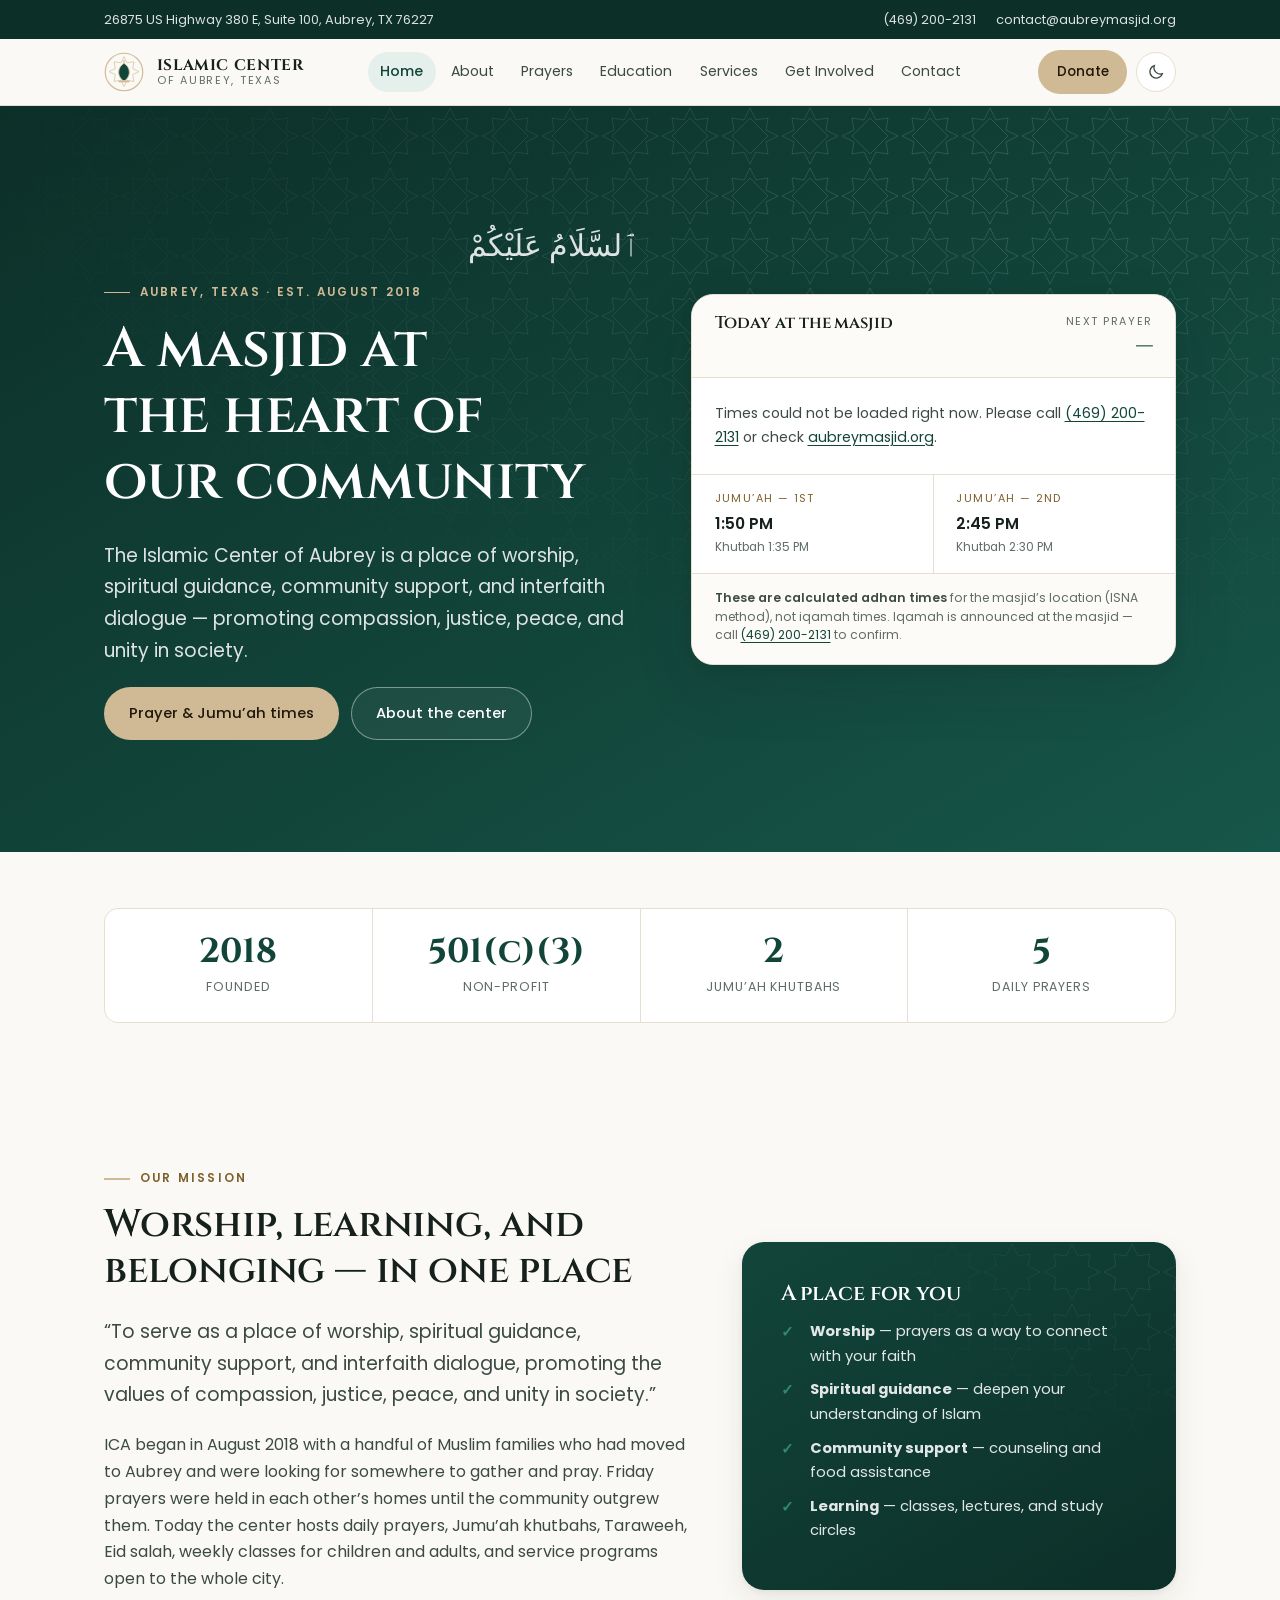
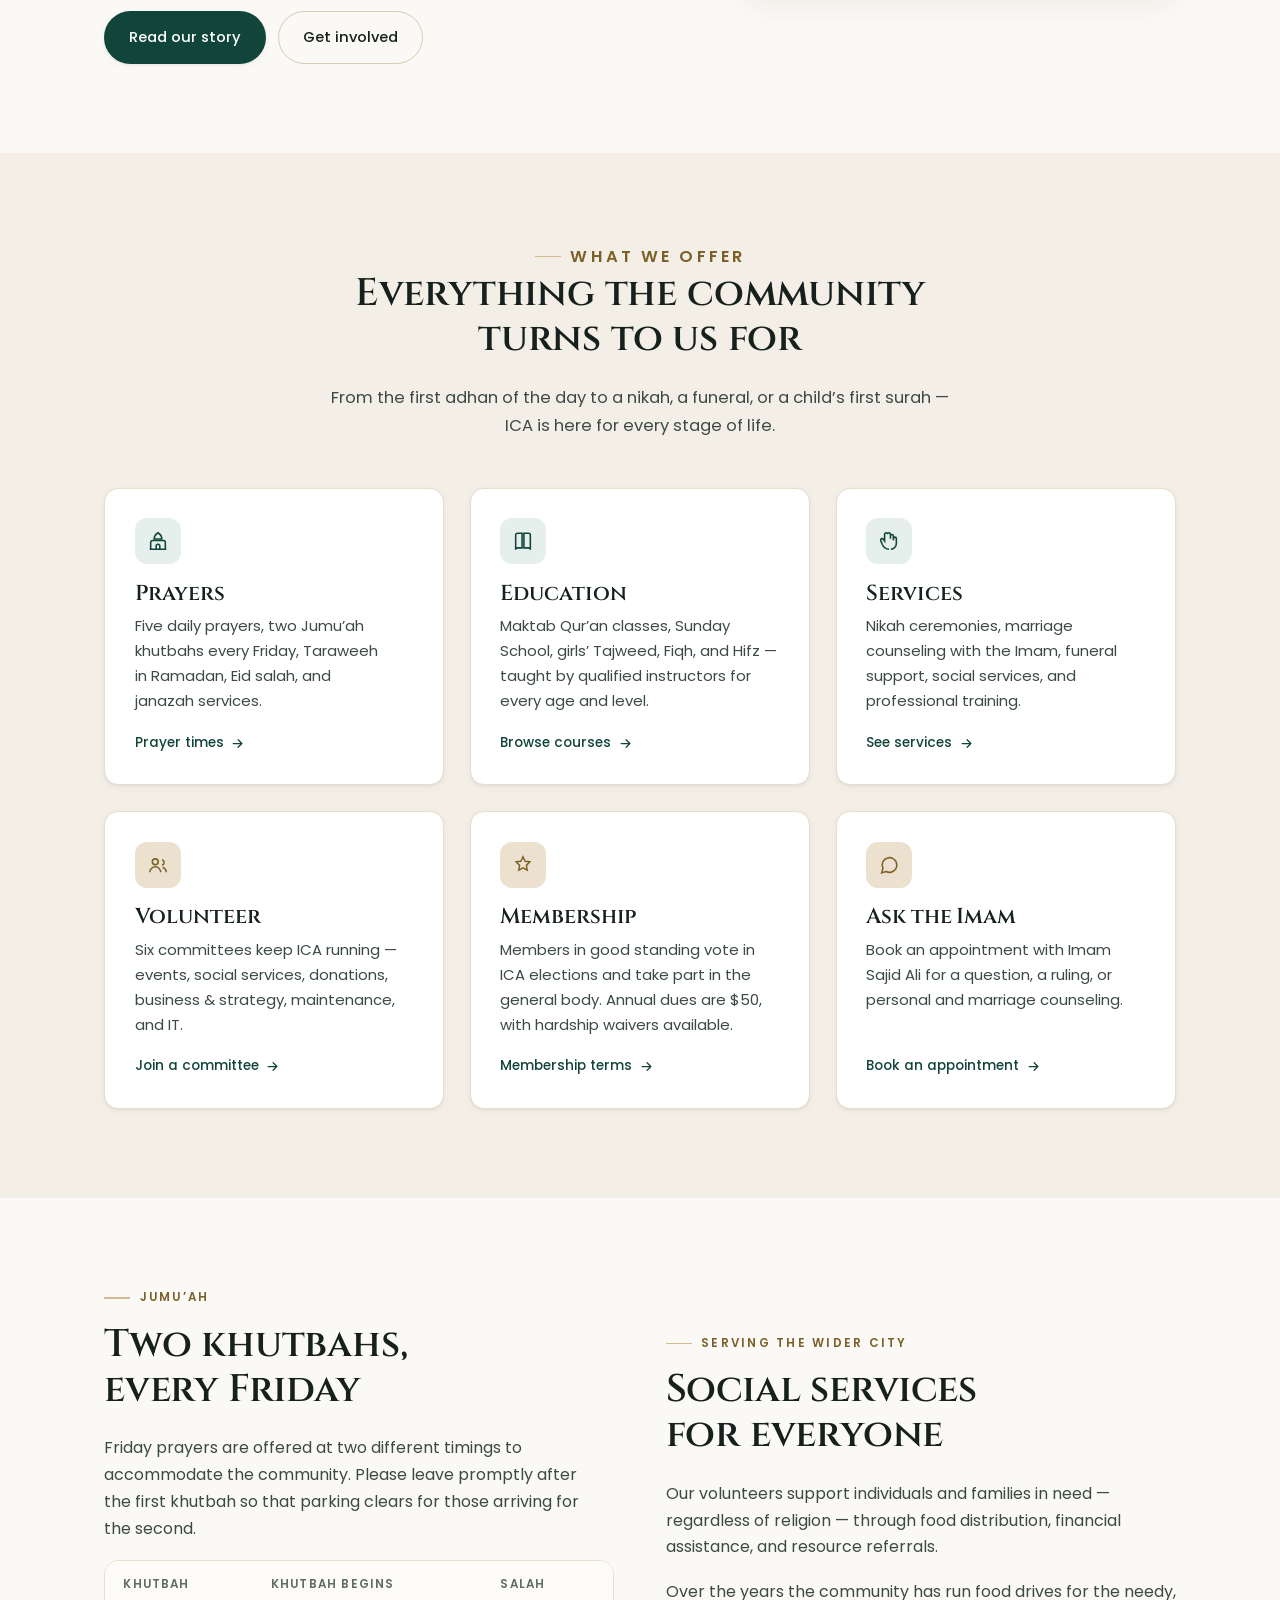
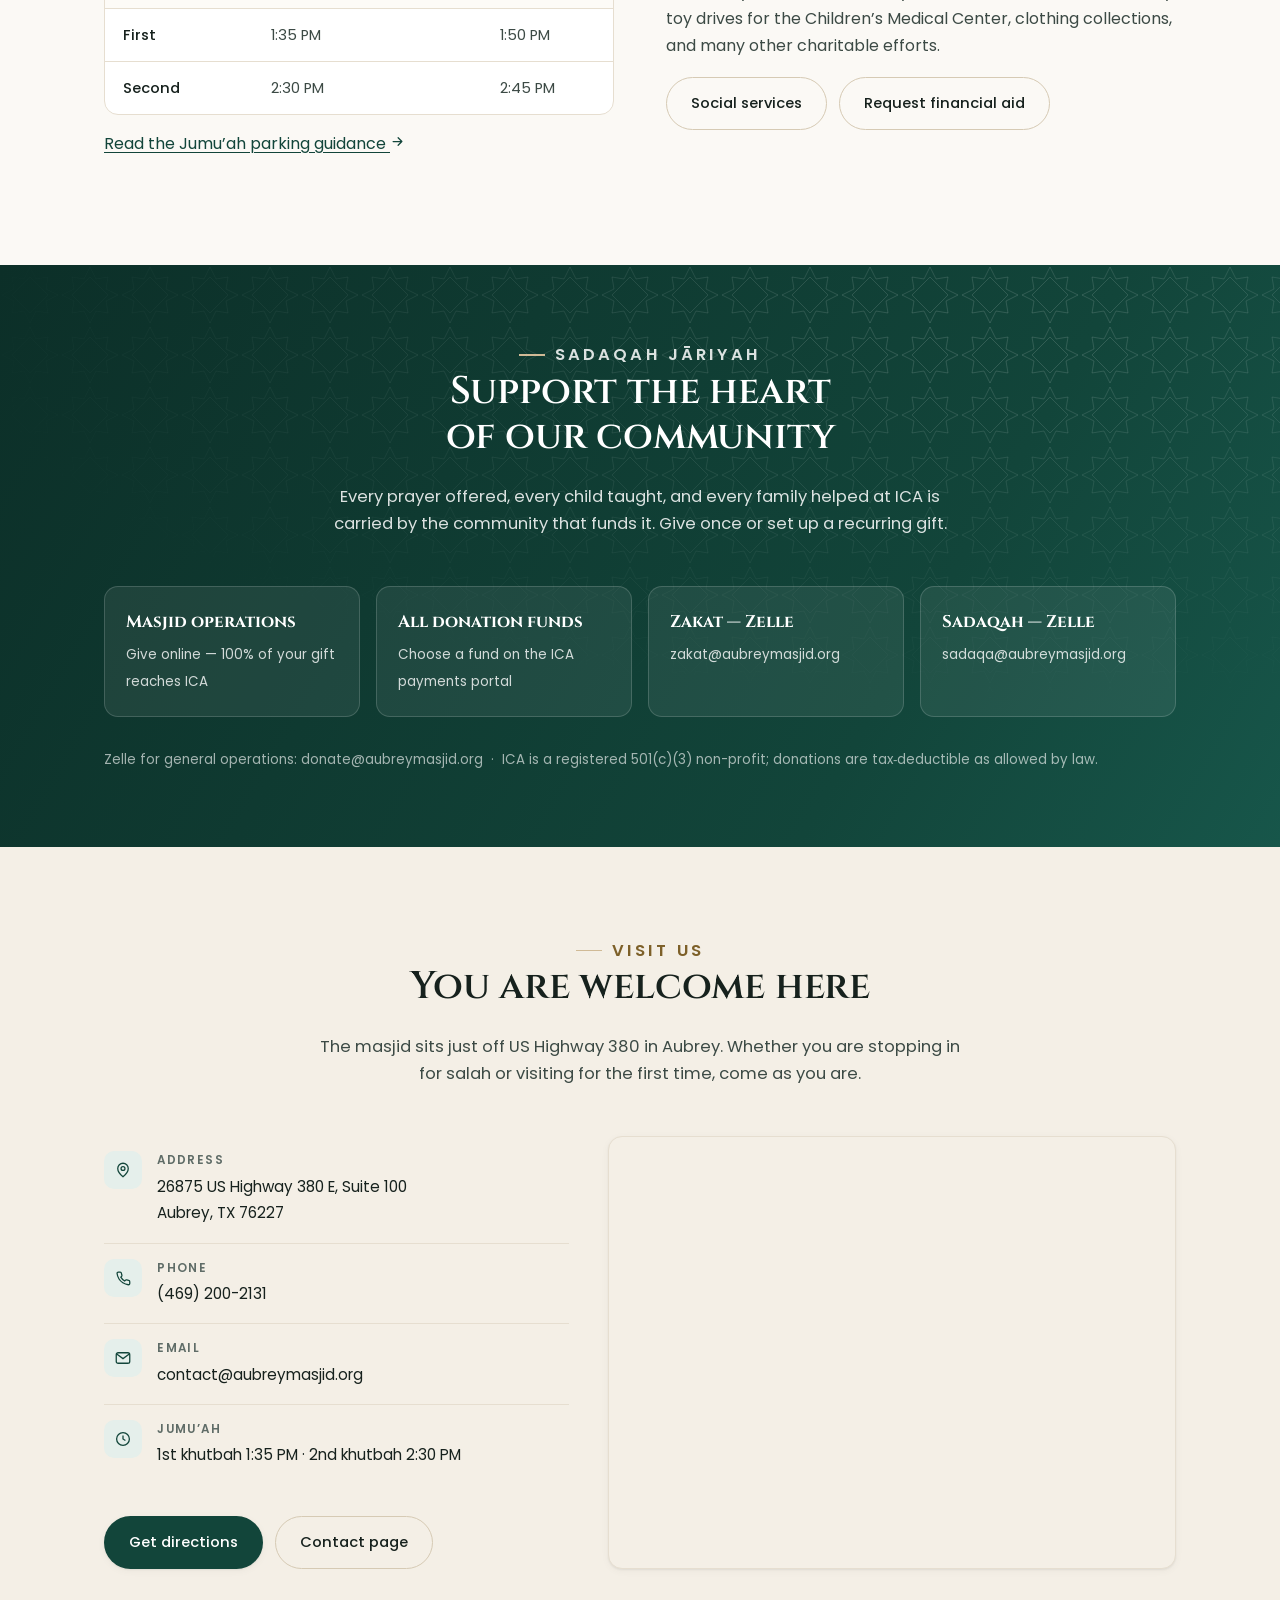
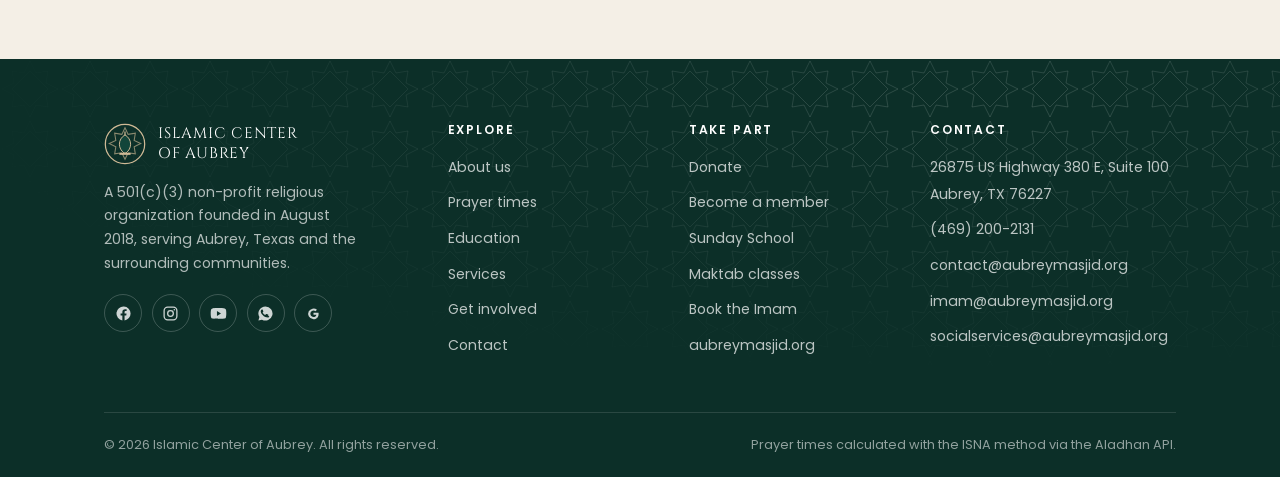
<file: index.html>
<!doctype html>
<html lang="en">
<head>
<meta charset="utf-8">
<meta name="viewport" content="width=device-width, initial-scale=1">
<title>Islamic Center of Aubrey — Masjid in Aubrey, Texas</title>
<meta name="description" content="The Islamic Center of Aubrey (ICA) is a 501(c)(3) masjid in Aubrey, Texas offering daily prayers, two Jumu'ah khutbahs, Qur'an and Sunday School classes, nikah services, counseling, and community support.">
<link rel="canonical" href="https://akaban01.github.io/Islamic-center-of-Aubrey/">
<meta property="og:type" content="website">
<meta property="og:site_name" content="Islamic Center of Aubrey">
<meta property="og:title" content="Islamic Center of Aubrey — Masjid in Aubrey, Texas">
<meta property="og:description" content="The Islamic Center of Aubrey (ICA) is a 501(c)(3) masjid in Aubrey, Texas offering daily prayers, two Jumu'ah khutbahs, Qur'an and Sunday School classes, nikah services, counseling, and community support.">
<meta property="og:url" content="https://akaban01.github.io/Islamic-center-of-Aubrey/">
<meta name="twitter:card" content="summary">
<meta name="theme-color" content="#12453a">
<link rel="icon" href="assets/img/favicon.svg" type="image/svg+xml">
<link rel="apple-touch-icon" href="assets/img/favicon.svg">
<link rel="preconnect" href="https://fonts.googleapis.com">
<link rel="preconnect" href="https://fonts.gstatic.com" crossorigin>
<link rel="preconnect" href="https://api.aladhan.com">
<link href="https://fonts.googleapis.com/css2?family=Cinzel:wght@500;600;700&family=Poppins:wght@300;400;500;600&display=swap" rel="stylesheet">
<link rel="stylesheet" href="assets/css/site.css">
<script>(function(){try{var t=localStorage.getItem("ica-theme");if(t==="dark"||t==="light")document.documentElement.setAttribute("data-theme",t);}catch(e){}})();</script>
<script type="application/ld+json">
{
  "@context": "https://schema.org",
  "@type": "Mosque",
  "name": "Islamic Center of Aubrey",
  "alternateName": "ICA",
  "url": "https://akaban01.github.io/Islamic-center-of-Aubrey/",
  "sameAs": ["https://www.aubreymasjid.org/", "https://www.facebook.com/islamiccenterofaubrey/", "https://www.instagram.com/islamiccenterofaubrey/", "https://www.youtube.com/channel/UCGAPGRySCEb891dttJAEskg"],
  "telephone": "(469) 200-2131",
  "email": "contact@aubreymasjid.org",
  "foundingDate": "2018-08",
  "address": {
    "@type": "PostalAddress",
    "streetAddress": "26875 US Highway 380 E, Suite 100",
    "addressLocality": "Aubrey",
    "addressRegion": "TX",
    "postalCode": "76227",
    "addressCountry": "US"
  },
  "geo": { "@type": "GeoCoordinates", "latitude": 33.2204958, "longitude": -96.9078617 }
}
</script>
</head>
<body>
<a class="skip-link" href="#main">Skip to content</a>
<div class="topbar">
  <div class="wrap">
    <div class="topbar-links">
      <a href="https://www.google.com/maps/search/?api=1&query=26875+US+Highway+380+E+Suite+100+Aubrey+TX+76227" target="_blank" rel="noopener">26875 US Highway 380 E, Suite 100, Aubrey, TX 76227</a>
    </div>
    <div class="topbar-meta">
      <a href="tel:+14692002131">(469) 200-2131</a>
      <a href="mailto:contact@aubreymasjid.org">contact@aubreymasjid.org</a>
    </div>
  </div>
</div>

<header class="site-header">
  <div class="wrap">
    <a class="brand" href="index.html">
      <svg viewBox="0 0 48 48" aria-hidden="true" focusable="false">
  <circle cx="24" cy="24" r="22.5" fill="none" stroke="#d0ba96" stroke-width="1.4"/>
  <path d="M24 5.5 27.6 13l8.2-1.3-1.3 8.2 7.5 3.6-7.5 3.6 1.3 8.2-8.2-1.3L24 41.5 20.4 34l-8.2 1.3 1.3-8.2L6 23.5l7.5-3.6-1.3-8.2 8.2 1.3z"
        fill="none" stroke="#d0ba96" stroke-width="1.2" opacity=".65"/>
  <path d="M24 13.5c3.9 2.4 6.4 6.3 6.4 10.7 0 4-2 7.6-5.2 10h-2.4c-3.2-2.4-5.2-6-5.2-10 0-4.4 2.5-8.3 6.4-10.7z"
        fill="#12453a"/>
  <path d="M24 13.5c3.9 2.4 6.4 6.3 6.4 10.7 0 4-2 7.6-5.2 10h-2.4c-3.2-2.4-5.2-6-5.2-10 0-4.4 2.5-8.3 6.4-10.7z"
        fill="none" stroke="#d0ba96" stroke-width="1.1"/>
  <path d="M24 10.2v3.6" stroke="#d0ba96" stroke-width="1.4" stroke-linecap="round"/>
  <path d="M17.6 34.2h12.8v2.2H17.6z" fill="#d0ba96"/>
</svg>
      <span class="brand-text">
        <span class="brand-name">Islamic Center</span>
        <span class="brand-sub">of Aubrey, Texas</span>
      </span>
    </a>

    <nav class="nav" id="primary-nav" aria-label="Primary">
      <a href="index.html" aria-current="page">Home</a><a href="about.html">About</a><a href="prayers.html">Prayers</a><a href="education.html">Education</a><a href="services.html">Services</a><a href="get-involved.html">Get Involved</a><a href="contact.html">Contact</a>
    </nav>

    <div class="header-actions">
      <a class="btn btn-sand btn-sm hide-donate" href="https://www.zeffy.com/en-US/donation-form/support-the-heart-of-our-community-masjid-operations" target="_blank" rel="noopener">Donate</a>
      <button class="icon-btn" type="button" data-theme-toggle aria-label="Switch colour theme">
        <svg viewBox="0 0 24 24" fill="none" stroke="currentColor" stroke-width="1.7" aria-hidden="true"><path d="M20.5 14.2A8.4 8.4 0 0 1 9.8 3.5a8.5 8.5 0 1 0 10.7 10.7z"/></svg>
      </button>
      <button class="icon-btn nav-toggle" type="button" data-nav-toggle aria-expanded="false" aria-controls="primary-nav" aria-label="Open menu">
        <svg viewBox="0 0 24 24" fill="none" stroke="currentColor" stroke-width="1.8" stroke-linecap="round" aria-hidden="true"><path d="M4 7h16M4 12h16M4 17h16"/></svg>
      </button>
    </div>
  </div>
</header>
<div class="nav-backdrop" aria-hidden="true"></div>

<main id="main">
<section class="hero">
  <div class="hero-pattern" aria-hidden="true"></div>
  <div class="wrap">
    <div class="hero-layout">
      <div>
        <p class="hero-arabic" dir="rtl" lang="ar">ٱلسَّلَامُ عَلَيْكُمْ</p>
        <p class="eyebrow">Aubrey, Texas &middot; Est. August 2018</p>
        <h1>A masjid at the heart of our community</h1>
        <p class="lead">The Islamic Center of Aubrey is a place of worship, spiritual guidance, community support, and interfaith dialogue &mdash; promoting compassion, justice, peace, and unity in society.</p>
        <div class="btn-row mt-1">
          <a class="btn btn-sand" href="prayers.html">Prayer &amp; Jumu&rsquo;ah times</a>
          <a class="btn btn-onDark" href="about.html">About the center</a>
        </div>
      </div>
      <div>
        <div class="prayer-card" data-prayer-widget>
  <div class="prayer-card__head">
    <div>
      <h3>Today at the masjid</h3>
      <p class="prayer-card__date"><span data-prayer-date>&nbsp;</span><br><span class="prayer-card__hijri" data-prayer-hijri></span></p>
    </div>
    <div class="countdown">
      <span class="countdown-label">Next prayer</span>
      <span class="countdown-value" data-countdown-value>—</span>
      <span class="countdown-name" data-countdown-name></span>
    </div>
  </div>

  <p data-prayer-loading style="padding:1.5rem 1.4rem;margin:0;font-size:.9rem;">Loading today&rsquo;s times&hellip;</p>

  <p data-prayer-error hidden style="padding:1.5rem 1.4rem;margin:0;font-size:.88rem;">
    Times could not be loaded right now. Please call
    <a href="tel:+14692002131">(469) 200-2131</a> or check
    <a href="https://www.aubreymasjid.org/" target="_blank" rel="noopener">aubreymasjid.org</a>.
  </p>

  <ul class="prayer-rows" data-prayer-rows hidden></ul>

  <div class="jumuah-strip">
    <div>
      <span>Jumu&rsquo;ah &mdash; 1st</span>
      <b>1:50 PM</b>
      <small>Khutbah 1:35 PM</small>
    </div>
    <div>
      <span>Jumu&rsquo;ah &mdash; 2nd</span>
      <b>2:45 PM</b>
      <small>Khutbah 2:30 PM</small>
    </div>
  </div>

  <div class="prayer-card__foot">
    <strong>These are calculated adhan times</strong> for the masjid&rsquo;s location (ISNA method), not iqamah times.
    Iqamah is announced at the masjid &mdash; call <a href="tel:+14692002131">(469) 200-2131</a> to confirm.
  </div>
</div>
      </div>
    </div>
  </div>
</section>

<section class="tight">
  <div class="wrap">
    <div class="stats">
      <div><b>2018</b><span>Founded</span></div>
      <div><b>501(c)(3)</b><span>Non-profit</span></div>
      <div><b>2</b><span>Jumu&rsquo;ah khutbahs</span></div>
      <div><b>5</b><span>Daily prayers</span></div>
    </div>
  </div>
</section>

<section>
  <div class="wrap">
    <div class="split wide-left">
      <div>
        <p class="eyebrow">Our mission</p>
        <h2>Worship, learning, and belonging &mdash; in one place</h2>
        <p class="lead">&ldquo;To serve as a place of worship, spiritual guidance, community support, and interfaith dialogue, promoting the values of compassion, justice, peace, and unity in society.&rdquo;</p>
        <p>ICA began in August 2018 with a handful of Muslim families who had moved to Aubrey and were looking for somewhere to gather and pray. Friday prayers were held in each other&rsquo;s homes until the community outgrew them. Today the center hosts daily prayers, Jumu&rsquo;ah khutbahs, Taraweeh, Eid salah, weekly classes for children and adults, and service programs open to the whole city.</p>
        <div class="btn-row">
          <a class="btn btn-primary" href="about.html">Read our story</a>
          <a class="btn btn-ghost" href="get-involved.html">Get involved</a>
        </div>
      </div>

      <div class="frame">
        <div class="pattern-overlay" aria-hidden="true"></div>
        <h3>A place for you</h3>
        <ul class="check-list" style="margin-bottom:0;">
          <li style="color:rgba(255,255,255,.88)"><b>Worship</b> &mdash; prayers as a way to connect with your faith</li>
          <li style="color:rgba(255,255,255,.88)"><b>Spiritual guidance</b> &mdash; deepen your understanding of Islam</li>
          <li style="color:rgba(255,255,255,.88)"><b>Community support</b> &mdash; counseling and food assistance</li>
          <li style="color:rgba(255,255,255,.88)"><b>Learning</b> &mdash; classes, lectures, and study circles</li>
        </ul>
      </div>
    </div>
  </div>
</section>

<section class="bg-alt">
  <div class="wrap">
    <div class="section-head center">
      <p class="eyebrow center">What we offer</p>
      <h2>Everything the community turns to us for</h2>
      <p>From the first adhan of the day to a nikah, a funeral, or a child&rsquo;s first surah &mdash; ICA is here for every stage of life.</p>
    </div>

    <div class="grid g-3">
      <a class="card" href="prayers.html">
        <span class="card-icon" aria-hidden="true"><svg viewBox="0 0 24 24" fill="none" stroke="currentColor" stroke-width="1.7"><path d="M12 3c2.6 1.7 4.2 4.2 4.2 6.8H7.8C7.8 7.2 9.4 4.7 12 3z"/><path d="M4 21v-7.5a2 2 0 0 1 2-2h12a2 2 0 0 1 2 2V21"/><path d="M10 21v-3.5a2 2 0 0 1 4 0V21M3 21h18"/></svg></span>
        <h3>Prayers</h3>
        <p>Five daily prayers, two Jumu&rsquo;ah khutbahs every Friday, Taraweeh in Ramadan, Eid salah, and janazah services.</p>
        <span class="card-link">Prayer times <svg viewBox="0 0 24 24" width="15" height="15" fill="none" stroke="currentColor" stroke-width="2" stroke-linecap="round" stroke-linejoin="round" aria-hidden="true"><path d="M5 12h14M13 6l6 6-6 6"/></svg></span>
      </a>

      <a class="card" href="education.html">
        <span class="card-icon" aria-hidden="true"><svg viewBox="0 0 24 24" fill="none" stroke="currentColor" stroke-width="1.7"><path d="M4 5.5A2 2 0 0 1 6 3.5h5v16H6a2 2 0 0 0-2 2z"/><path d="M20 5.5a2 2 0 0 0-2-2h-5v16h5a2 2 0 0 1 2 2z"/></svg></span>
        <h3>Education</h3>
        <p>Maktab Qur&rsquo;an classes, Sunday School, girls&rsquo; Tajweed, Fiqh, and Hifz &mdash; taught by qualified instructors for every age and level.</p>
        <span class="card-link">Browse courses <svg viewBox="0 0 24 24" width="15" height="15" fill="none" stroke="currentColor" stroke-width="2" stroke-linecap="round" stroke-linejoin="round" aria-hidden="true"><path d="M5 12h14M13 6l6 6-6 6"/></svg></span>
      </a>

      <a class="card" href="services.html">
        <span class="card-icon" aria-hidden="true"><svg viewBox="0 0 24 24" fill="none" stroke="currentColor" stroke-width="1.7"><path d="M12 21c-3 0-6-2.2-7.4-5.4L3 11.6a1.6 1.6 0 0 1 2.8-1.5l1.4 2V4.6a1.6 1.6 0 0 1 3.2 0M10.4 4.6a1.6 1.6 0 0 1 3.2 0v5M13.6 6.6a1.6 1.6 0 0 1 3.2 0v4.8"/><path d="M16.8 9.4a1.6 1.6 0 0 1 3.2 0v5.2c0 3.5-2.7 6.4-6 6.4"/></svg></span>
        <h3>Services</h3>
        <p>Nikah ceremonies, marriage counseling with the Imam, funeral support, social services, and professional training.</p>
        <span class="card-link">See services <svg viewBox="0 0 24 24" width="15" height="15" fill="none" stroke="currentColor" stroke-width="2" stroke-linecap="round" stroke-linejoin="round" aria-hidden="true"><path d="M5 12h14M13 6l6 6-6 6"/></svg></span>
      </a>

      <a class="card" href="get-involved.html">
        <span class="card-icon sand" aria-hidden="true"><svg viewBox="0 0 24 24" fill="none" stroke="currentColor" stroke-width="1.7"><circle cx="9" cy="8.5" r="3.2"/><path d="M3 20a6 6 0 0 1 12 0"/><path d="M16.5 6.2a3.2 3.2 0 0 1 0 6M17 14.4A6 6 0 0 1 21 20"/></svg></span>
        <h3>Volunteer</h3>
        <p>Six committees keep ICA running &mdash; events, social services, donations, business &amp; strategy, maintenance, and IT.</p>
        <span class="card-link">Join a committee <svg viewBox="0 0 24 24" width="15" height="15" fill="none" stroke="currentColor" stroke-width="2" stroke-linecap="round" stroke-linejoin="round" aria-hidden="true"><path d="M5 12h14M13 6l6 6-6 6"/></svg></span>
      </a>

      <a class="card" href="get-involved.html#membership">
        <span class="card-icon sand" aria-hidden="true"><svg viewBox="0 0 24 24" fill="none" stroke="currentColor" stroke-width="1.6"><path d="m12 3 2.3 4.9 5.2.7-3.8 3.8.9 5.3-4.6-2.6-4.6 2.6.9-5.3L4.5 8.6l5.2-.7z"/></svg></span>
        <h3>Membership</h3>
        <p>Members in good standing vote in ICA elections and take part in the general body. Annual dues are $50, with hardship waivers available.</p>
        <span class="card-link">Membership terms <svg viewBox="0 0 24 24" width="15" height="15" fill="none" stroke="currentColor" stroke-width="2" stroke-linecap="round" stroke-linejoin="round" aria-hidden="true"><path d="M5 12h14M13 6l6 6-6 6"/></svg></span>
      </a>

      <a class="card" href="https://calendar.google.com/calendar/u/0/appointments/schedules/AcZssZ1vyZ14hAjx7pWUwDFOljRnfzx2_JsqoE2xHkdZ8RWz4Cv1REC_RWvI3e70kkAF7JAa46skmWee" target="_blank" rel="noopener">
        <span class="card-icon sand" aria-hidden="true"><svg viewBox="0 0 24 24" fill="none" stroke="currentColor" stroke-width="1.7"><path d="M20.5 12a8 8 0 0 1-11.7 7.1L4 20.5l1.4-4.8A8 8 0 1 1 20.5 12z"/></svg></span>
        <h3>Ask the Imam</h3>
        <p>Book an appointment with Imam Sajid Ali for a question, a ruling, or personal and marriage counseling.</p>
        <span class="card-link">Book an appointment <svg viewBox="0 0 24 24" width="15" height="15" fill="none" stroke="currentColor" stroke-width="2" stroke-linecap="round" stroke-linejoin="round" aria-hidden="true"><path d="M5 12h14M13 6l6 6-6 6"/></svg></span>
      </a>
    </div>
  </div>
</section>

<section>
  <div class="wrap">
    <div class="split">
      <div>
        <p class="eyebrow">Jumu&rsquo;ah</p>
        <h2>Two khutbahs, every Friday</h2>
        <p>Friday prayers are offered at two different timings to accommodate the community. Please leave promptly after the first khutbah so that parking clears for those arriving for the second.</p>
        <div class="table-wrap mt-1">
          <table>
            <thead><tr><th>Khutbah</th><th>Khutbah begins</th><th>Salah</th></tr></thead>
            <tbody>
              <tr><td>First</td><td>1:35 PM</td><td>1:50 PM</td></tr>
              <tr><td>Second</td><td>2:30 PM</td><td>2:45 PM</td></tr>
            </tbody>
          </table>
        </div>
        <p class="mt-1"><a href="prayers.html#parking">Read the Jumu&rsquo;ah parking guidance <svg viewBox="0 0 24 24" width="15" height="15" fill="none" stroke="currentColor" stroke-width="2" stroke-linecap="round" stroke-linejoin="round" aria-hidden="true"><path d="M5 12h14M13 6l6 6-6 6"/></svg></a></p>
      </div>

      <div>
        <p class="eyebrow">Serving the wider city</p>
        <h2>Social services for everyone</h2>
        <p>Our volunteers support individuals and families in need &mdash; regardless of religion &mdash; through food distribution, financial assistance, and resource referrals.</p>
        <p>Over the years the community has run food drives for the needy, toy drives for the Children&rsquo;s Medical Center, clothing collections, and many other charitable efforts.</p>
        <div class="btn-row">
          <a class="btn btn-ghost" href="services.html#social">Social services</a>
          <a class="btn btn-ghost" href="https://amanahdfw.org/" target="_blank" rel="noopener">Request financial aid</a>
        </div>
      </div>
    </div>
  </div>
</section>

<section class="cta-band">
  <div class="hero-pattern" aria-hidden="true"></div>
  <div class="wrap">
    <div class="section-head center" style="max-width:660px;">
      <p class="eyebrow center">Sadaqah jāriyah</p>
      <h2>Support the heart of our community</h2>
      <p>Every prayer offered, every child taught, and every family helped at ICA is carried by the community that funds it. Give once or set up a recurring gift.</p>
    </div>

    <div class="donate-grid">
      <a class="donate-card" href="https://www.zeffy.com/en-US/donation-form/support-the-heart-of-our-community-masjid-operations" target="_blank" rel="noopener">
        <b>Masjid operations</b>
        <span>Give online &mdash; 100% of your gift reaches ICA</span>
      </a>
      <a class="donate-card" href="https://payments.madinaapps.com/aubreymasjid/all" target="_blank" rel="noopener">
        <b>All donation funds</b>
        <span>Choose a fund on the ICA payments portal</span>
      </a>
      <a class="donate-card" href="mailto:zakat@aubreymasjid.org">
        <b>Zakat &mdash; Zelle</b>
        <span>zakat@aubreymasjid.org</span>
      </a>
      <a class="donate-card" href="mailto:sadaqa@aubreymasjid.org">
        <b>Sadaqah &mdash; Zelle</b>
        <span>sadaqa@aubreymasjid.org</span>
      </a>
    </div>
    <p class="mt-2" style="font-size:.84rem;color:rgba(255,255,255,.62);margin-bottom:0;">
      Zelle for general operations: donate@aubreymasjid.org &nbsp;&middot;&nbsp; ICA is a registered 501(c)(3) non-profit; donations are tax&#8209;deductible as allowed by law.
    </p>
  </div>
</section>


<section class="bg-alt" id="visit">
  <div class="wrap">
    <div class="section-head center">
      <p class="eyebrow center">Visit us</p>
      <h2>You are welcome here</h2>
      <p>The masjid sits just off US Highway 380 in Aubrey. Whether you are stopping in for salah or visiting for the first time, come as you are.</p>
    </div>

    <div class="contact-grid">
      <div>
        <ul class="contact-list">
          <li>
            <span class="ci" aria-hidden="true"><svg viewBox="0 0 24 24" fill="none" stroke="currentColor" stroke-width="1.7"><path d="M12 21s7-5.6 7-11a7 7 0 1 0-14 0c0 5.4 7 11 7 11z"/><circle cx="12" cy="10" r="2.6"/></svg></span>
            <div><b>Address</b><a href="https://www.google.com/maps/search/?api=1&query=26875+US+Highway+380+E+Suite+100+Aubrey+TX+76227" target="_blank" rel="noopener">26875 US Highway 380 E, Suite 100<br>Aubrey, TX 76227</a></div>
          </li>
          <li>
            <span class="ci" aria-hidden="true"><svg viewBox="0 0 24 24" fill="none" stroke="currentColor" stroke-width="1.7"><path d="M21 16.9v2.4a1.7 1.7 0 0 1-1.9 1.7 16.8 16.8 0 0 1-7.3-2.6 16.5 16.5 0 0 1-5.1-5.1A16.8 16.8 0 0 1 4.1 6a1.7 1.7 0 0 1 1.7-1.9h2.4a1.7 1.7 0 0 1 1.7 1.5c.1.9.3 1.7.6 2.5a1.7 1.7 0 0 1-.4 1.8l-1 1a13.6 13.6 0 0 0 5.1 5.1l1-1a1.7 1.7 0 0 1 1.8-.4c.8.3 1.6.5 2.5.6a1.7 1.7 0 0 1 1.5 1.7z"/></svg></span>
            <div><b>Phone</b><a href="tel:+14692002131">(469) 200-2131</a></div>
          </li>
          <li>
            <span class="ci" aria-hidden="true"><svg viewBox="0 0 24 24" fill="none" stroke="currentColor" stroke-width="1.7"><rect x="3" y="5" width="18" height="14" rx="2.5"/><path d="m3.6 6.8 8.4 6 8.4-6"/></svg></span>
            <div><b>Email</b><a href="mailto:contact@aubreymasjid.org">contact@aubreymasjid.org</a></div>
          </li>
          <li>
            <span class="ci" aria-hidden="true"><svg viewBox="0 0 24 24" fill="none" stroke="currentColor" stroke-width="1.7"><circle cx="12" cy="12" r="8.5"/><path d="M12 7.2V12l3.2 2"/></svg></span>
            <div><b>Jumu&rsquo;ah</b><span>1st khutbah 1:35 PM &middot; 2nd khutbah 2:30 PM</span></div>
          </li>
        </ul>
        <div class="btn-row mt-2">
          <a class="btn btn-primary" href="https://www.google.com/maps/search/?api=1&query=26875+US+Highway+380+E+Suite+100+Aubrey+TX+76227" target="_blank" rel="noopener">Get directions</a>
          <a class="btn btn-ghost" href="contact.html">Contact page</a>
        </div>
      </div>

      <div class="map-embed">
        <iframe title="Map showing the Islamic Center of Aubrey" src="https://www.openstreetmap.org/export/embed.html?bbox=-96.9179%2C33.2155%2C-96.8979%2C33.2255&layer=mapnik&marker=33.2204958%2C-96.9078617" loading="lazy" referrerpolicy="no-referrer-when-downgrade"></iframe>
      </div>
    </div>
  </div>
</section>

</main>

<footer class="site-footer">
  <div class="hero-pattern" aria-hidden="true"></div>
  <div class="wrap">
    <div class="footer-grid">
      <div>
        <div class="footer-brand">
          <svg viewBox="0 0 48 48" aria-hidden="true" focusable="false">
  <circle cx="24" cy="24" r="22.5" fill="none" stroke="#d0ba96" stroke-width="1.4"/>
  <path d="M24 5.5 27.6 13l8.2-1.3-1.3 8.2 7.5 3.6-7.5 3.6 1.3 8.2-8.2-1.3L24 41.5 20.4 34l-8.2 1.3 1.3-8.2L6 23.5l7.5-3.6-1.3-8.2 8.2 1.3z"
        fill="none" stroke="#d0ba96" stroke-width="1.2" opacity=".65"/>
  <path d="M24 13.5c3.9 2.4 6.4 6.3 6.4 10.7 0 4-2 7.6-5.2 10h-2.4c-3.2-2.4-5.2-6-5.2-10 0-4.4 2.5-8.3 6.4-10.7z"
        fill="#12453a"/>
  <path d="M24 13.5c3.9 2.4 6.4 6.3 6.4 10.7 0 4-2 7.6-5.2 10h-2.4c-3.2-2.4-5.2-6-5.2-10 0-4.4 2.5-8.3 6.4-10.7z"
        fill="none" stroke="#d0ba96" stroke-width="1.1"/>
  <path d="M24 10.2v3.6" stroke="#d0ba96" stroke-width="1.4" stroke-linecap="round"/>
  <path d="M17.6 34.2h12.8v2.2H17.6z" fill="#d0ba96"/>
</svg>
          <span>Islamic Center<br>of Aubrey</span>
        </div>
        <p>A 501(c)(3) non-profit religious organization founded in August 2018, serving Aubrey, Texas and the surrounding communities.</p>
        <div class="socials">
          <a href="https://www.facebook.com/islamiccenterofaubrey/" target="_blank" rel="noopener" aria-label="Facebook"><svg viewBox="0 0 24 24" fill="currentColor"><path d="M22 12a10 10 0 1 0-11.6 9.9v-7h-2.5V12h2.5V9.8c0-2.5 1.5-3.9 3.8-3.9 1.1 0 2.2.2 2.2.2v2.5h-1.3c-1.2 0-1.6.8-1.6 1.6V12h2.8l-.4 2.9h-2.4v7A10 10 0 0 0 22 12z"/></svg></a>
          <a href="https://www.instagram.com/islamiccenterofaubrey/" target="_blank" rel="noopener" aria-label="Instagram"><svg viewBox="0 0 24 24" fill="none" stroke="currentColor" stroke-width="1.8"><rect x="3" y="3" width="18" height="18" rx="5"/><circle cx="12" cy="12" r="4"/><circle cx="17.4" cy="6.6" r="1.1" fill="currentColor" stroke="none"/></svg></a>
          <a href="https://www.youtube.com/channel/UCGAPGRySCEb891dttJAEskg" target="_blank" rel="noopener" aria-label="YouTube"><svg viewBox="0 0 24 24" fill="currentColor"><path d="M23 12s0-3.5-.45-5.2a2.9 2.9 0 0 0-2-2C18.8 4.3 12 4.3 12 4.3s-6.8 0-8.55.5a2.9 2.9 0 0 0-2 2C1 8.5 1 12 1 12s0 3.5.45 5.2a2.9 2.9 0 0 0 2 2c1.75.5 8.55.5 8.55.5s6.8 0 8.55-.5a2.9 2.9 0 0 0 2-2C23 15.5 23 12 23 12zM9.8 15.4V8.6l5.7 3.4z"/></svg></a>
          <a href="https://chat.whatsapp.com/HEF8OsVXUEU65dD7Cazsa9" target="_blank" rel="noopener" aria-label="WhatsApp community"><svg viewBox="0 0 24 24" fill="currentColor"><path d="M12 2a10 10 0 0 0-8.6 15.1L2 22l5-1.3A10 10 0 1 0 12 2zm5.5 14.1c-.2.7-1.4 1.3-2 1.4-.5.1-1.2.1-1.9-.1-.4-.1-1-.3-1.8-.6-3.1-1.3-5.1-4.4-5.3-4.6-.1-.2-1.2-1.6-1.2-3.1S6 7 6.3 6.7c.2-.3.5-.4.7-.4h.5c.2 0 .4 0 .6.5l.8 2c.1.2.1.4 0 .5l-.3.5-.4.4c-.1.1-.3.3-.1.6.1.3.6 1.1 1.4 1.8 1 .9 1.8 1.1 2 1.2.3.1.4.1.6-.1l.8-1c.2-.2.4-.2.6-.1l2 .9c.2.1.4.2.4.3.1.1.1.6-.1 1.3z"/></svg></a>
          <a href="https://g.co/kgs/wvjCQM" target="_blank" rel="noopener" aria-label="Google listing"><svg viewBox="0 0 24 24" fill="currentColor"><path d="M12 11v2.9h4.1a3.6 3.6 0 0 1-1.5 2.4l2.4 1.9c1.4-1.3 2.2-3.2 2.2-5.5 0-.6-.05-1.1-.15-1.7zM12 20c2 0 3.7-.7 4.9-1.8l-2.4-1.9c-.7.5-1.5.7-2.5.7-1.9 0-3.6-1.3-4.2-3.1l-2.5 2A8 8 0 0 0 12 20zM7.8 13.9a4.8 4.8 0 0 1 0-3.1l-2.5-2a8 8 0 0 0 0 7.1zM12 7.6c1.1 0 2 .4 2.8 1.1l2.1-2.1A8 8 0 0 0 5.3 8.8l2.5 2C8.4 8.9 10.1 7.6 12 7.6z"/></svg></a>
        </div>
      </div>

      <div>
        <h4>Explore</h4>
        <ul>
          <li><a href="about.html">About us</a></li>
          <li><a href="prayers.html">Prayer times</a></li>
          <li><a href="education.html">Education</a></li>
          <li><a href="services.html">Services</a></li>
          <li><a href="get-involved.html">Get involved</a></li>
          <li><a href="contact.html">Contact</a></li>
        </ul>
      </div>

      <div>
        <h4>Take part</h4>
        <ul>
          <li><a href="https://www.zeffy.com/en-US/donation-form/support-the-heart-of-our-community-masjid-operations" target="_blank" rel="noopener">Donate</a></li>
          <li><a href="https://www.zeffy.com/en-US/ticketing/islamic-center-of-aubrey-membership" target="_blank" rel="noopener">Become a member</a></li>
          <li><a href="https://www.zeffy.com/en-US/ticketing/sunday-school-registration-2026--27" target="_blank" rel="noopener">Sunday School</a></li>
          <li><a href="https://members.madinaapps.com/clients/aubreymasjid/login" target="_blank" rel="noopener">Maktab classes</a></li>
          <li><a href="https://calendar.google.com/calendar/u/0/appointments/schedules/AcZssZ1vyZ14hAjx7pWUwDFOljRnfzx2_JsqoE2xHkdZ8RWz4Cv1REC_RWvI3e70kkAF7JAa46skmWee" target="_blank" rel="noopener">Book the Imam</a></li>
          <li><a href="https://www.aubreymasjid.org/" target="_blank" rel="noopener">aubreymasjid.org</a></li>
        </ul>
      </div>

      <div>
        <h4>Contact</h4>
        <ul>
          <li><a href="https://www.google.com/maps/search/?api=1&query=26875+US+Highway+380+E+Suite+100+Aubrey+TX+76227" target="_blank" rel="noopener">26875 US Highway 380 E, Suite 100<br>Aubrey, TX 76227</a></li>
          <li><a href="tel:+14692002131">(469) 200-2131</a></li>
          <li><a href="mailto:contact@aubreymasjid.org">contact@aubreymasjid.org</a></li>
          <li><a href="mailto:imam@aubreymasjid.org">imam@aubreymasjid.org</a></li>
          <li><a href="mailto:socialservices@aubreymasjid.org">socialservices@aubreymasjid.org</a></li>
        </ul>
      </div>
    </div>

    <div class="footer-bottom">
      <span>&copy; <span data-year>2026</span> Islamic Center of Aubrey. All rights reserved.</span>
      <span>Prayer times calculated with the ISNA method via the Aladhan API.</span>
    </div>
  </div>
</footer>

<script src="assets/js/site.js" defer></script>
</body>
</html>
</file>
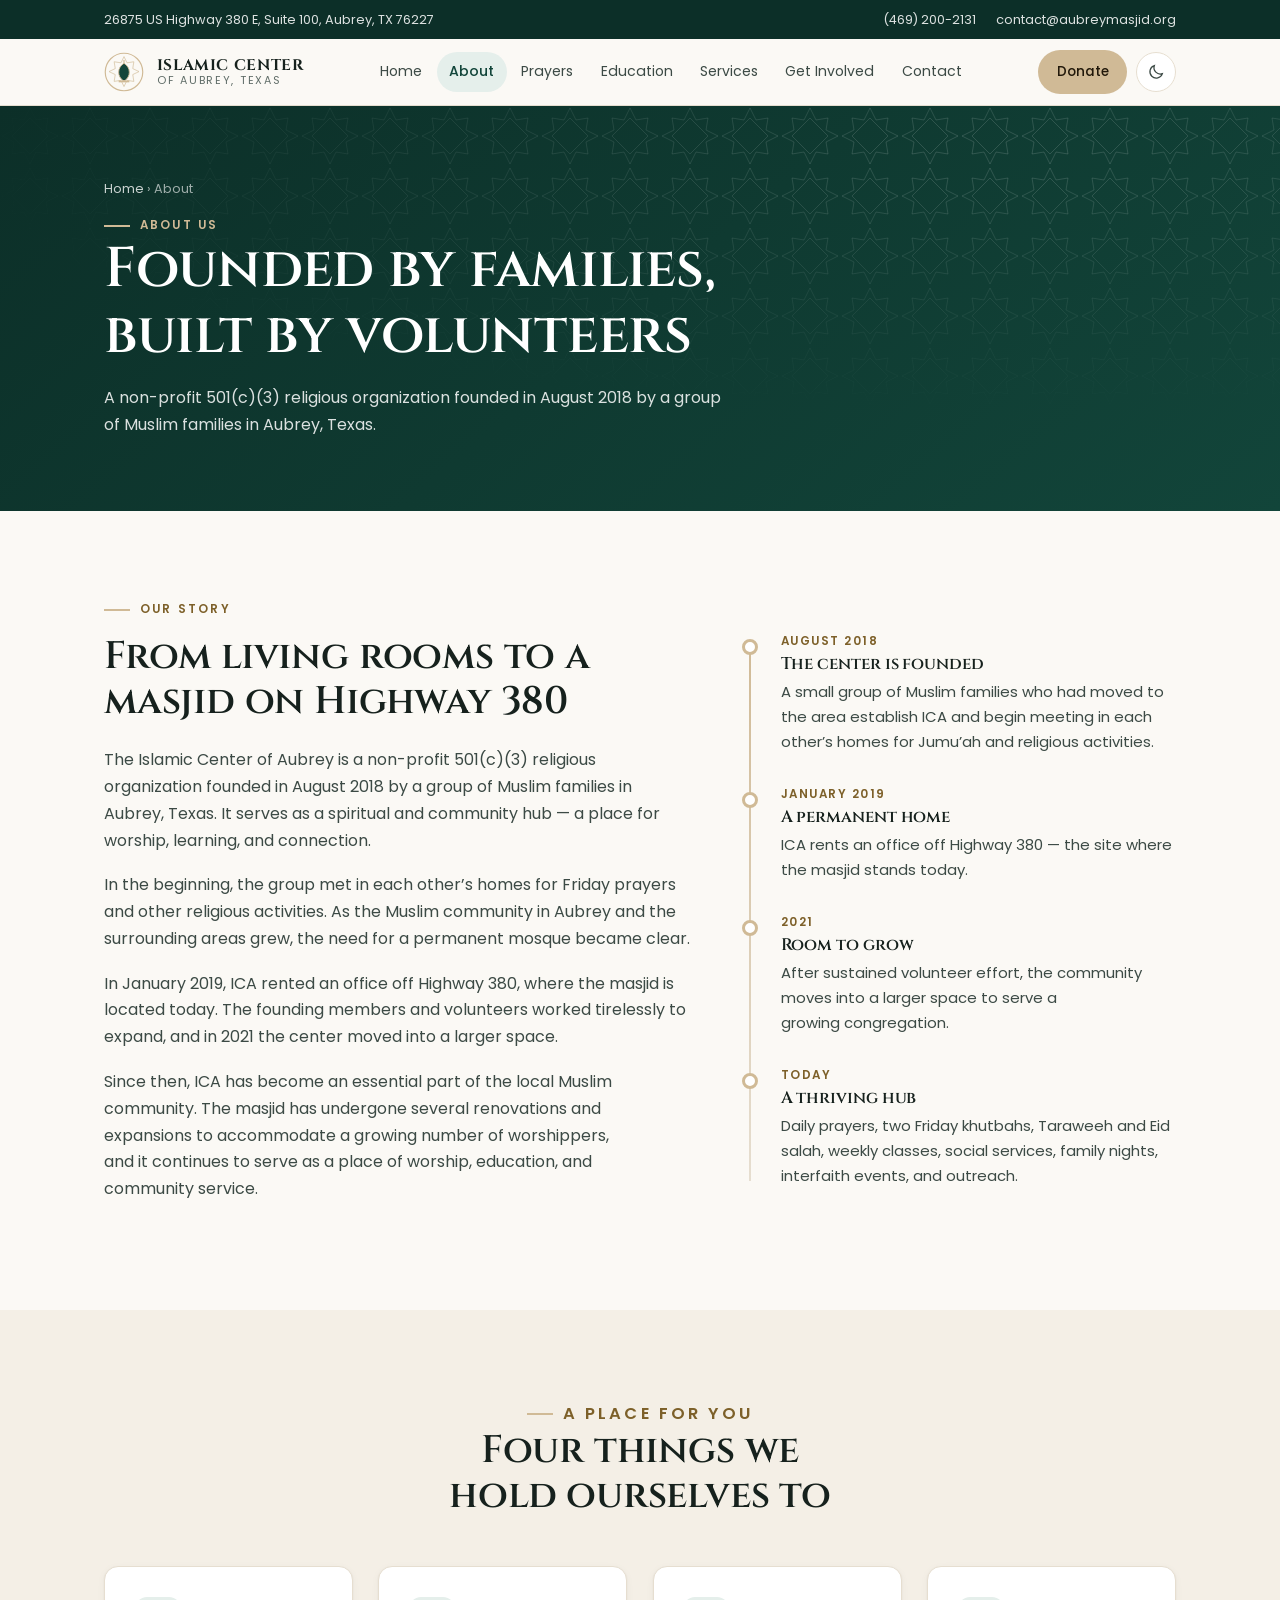
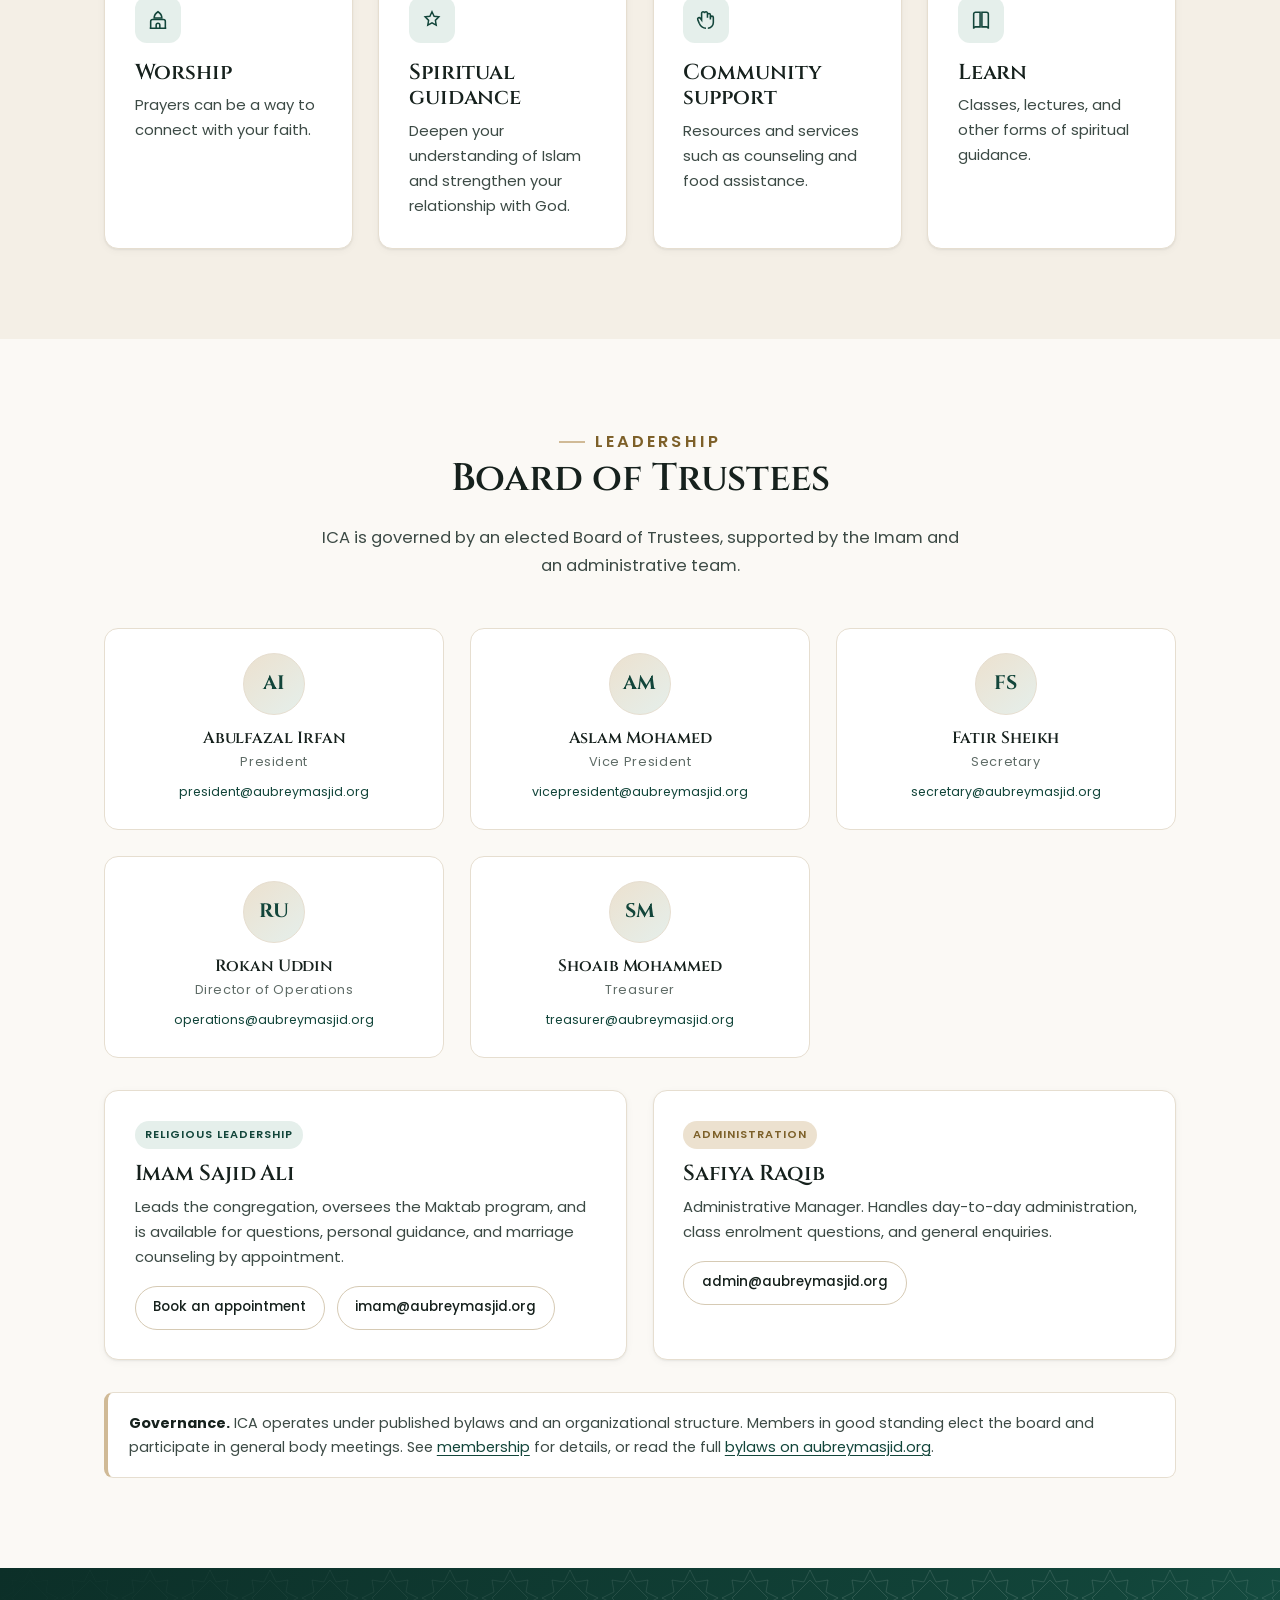
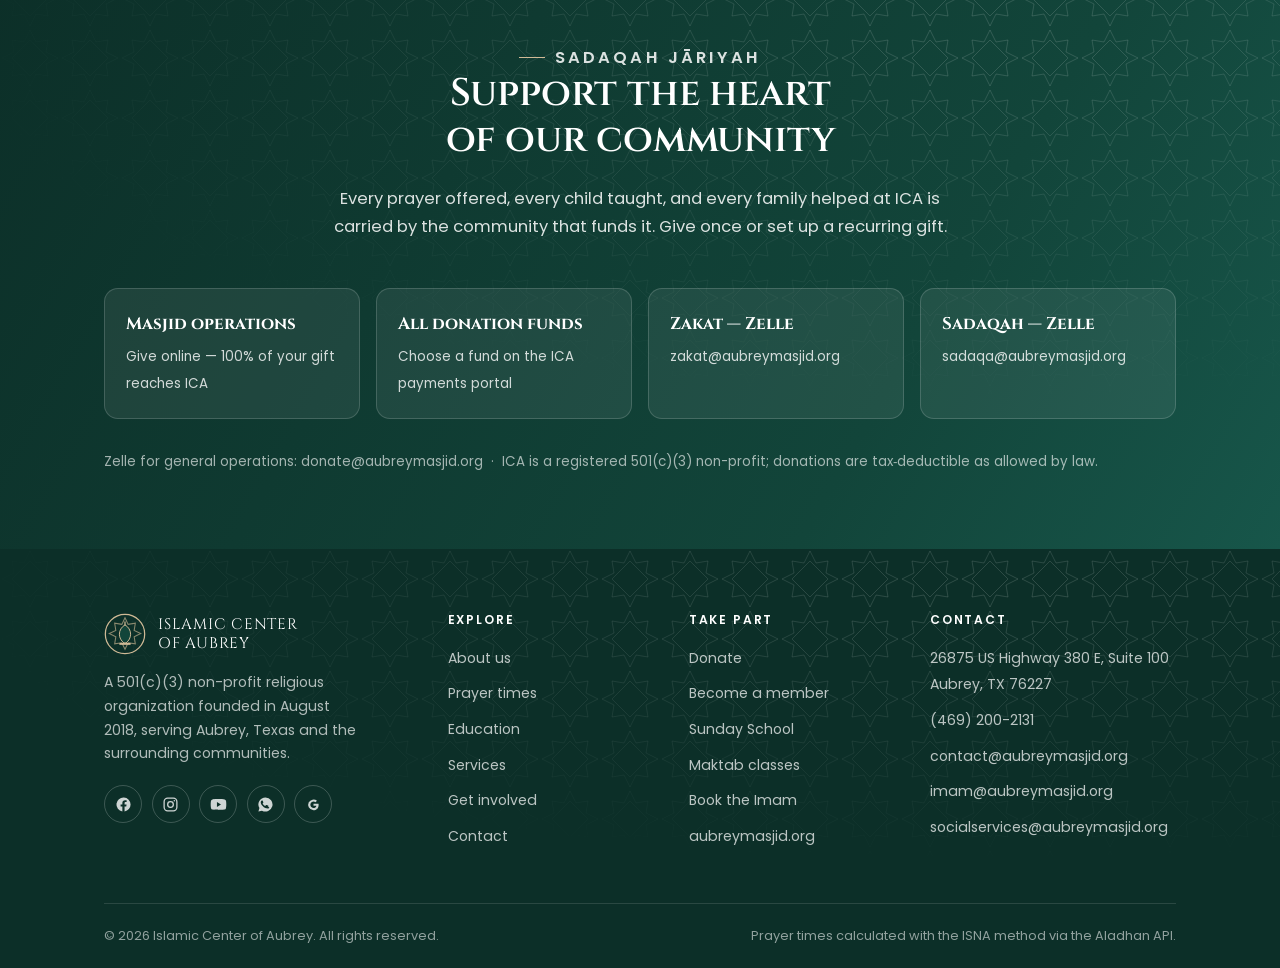
<file: about.html>
<!doctype html>
<html lang="en">
<head>
<meta charset="utf-8">
<meta name="viewport" content="width=device-width, initial-scale=1">
<title>About the Islamic Center of Aubrey — history, mission, leadership</title>
<meta name="description" content="How the Islamic Center of Aubrey grew from family gatherings in 2018 to a masjid on Highway 380 — plus our mission, board of trustees, and leadership.">
<link rel="canonical" href="https://akaban01.github.io/Islamic-center-of-Aubrey/about.html">
<meta property="og:type" content="website">
<meta property="og:site_name" content="Islamic Center of Aubrey">
<meta property="og:title" content="About the Islamic Center of Aubrey — history, mission, leadership">
<meta property="og:description" content="How the Islamic Center of Aubrey grew from family gatherings in 2018 to a masjid on Highway 380 — plus our mission, board of trustees, and leadership.">
<meta property="og:url" content="https://akaban01.github.io/Islamic-center-of-Aubrey/about.html">
<meta name="twitter:card" content="summary">
<meta name="theme-color" content="#12453a">
<link rel="icon" href="assets/img/favicon.svg" type="image/svg+xml">
<link rel="apple-touch-icon" href="assets/img/favicon.svg">
<link rel="preconnect" href="https://fonts.googleapis.com">
<link rel="preconnect" href="https://fonts.gstatic.com" crossorigin>
<link rel="preconnect" href="https://api.aladhan.com">
<link href="https://fonts.googleapis.com/css2?family=Cinzel:wght@500;600;700&family=Poppins:wght@300;400;500;600&display=swap" rel="stylesheet">
<link rel="stylesheet" href="assets/css/site.css">
<script>(function(){try{var t=localStorage.getItem("ica-theme");if(t==="dark"||t==="light")document.documentElement.setAttribute("data-theme",t);}catch(e){}})();</script>
</head>
<body>
<a class="skip-link" href="#main">Skip to content</a>
<div class="topbar">
  <div class="wrap">
    <div class="topbar-links">
      <a href="https://www.google.com/maps/search/?api=1&query=26875+US+Highway+380+E+Suite+100+Aubrey+TX+76227" target="_blank" rel="noopener">26875 US Highway 380 E, Suite 100, Aubrey, TX 76227</a>
    </div>
    <div class="topbar-meta">
      <a href="tel:+14692002131">(469) 200-2131</a>
      <a href="mailto:contact@aubreymasjid.org">contact@aubreymasjid.org</a>
    </div>
  </div>
</div>

<header class="site-header">
  <div class="wrap">
    <a class="brand" href="index.html">
      <svg viewBox="0 0 48 48" aria-hidden="true" focusable="false">
  <circle cx="24" cy="24" r="22.5" fill="none" stroke="#d0ba96" stroke-width="1.4"/>
  <path d="M24 5.5 27.6 13l8.2-1.3-1.3 8.2 7.5 3.6-7.5 3.6 1.3 8.2-8.2-1.3L24 41.5 20.4 34l-8.2 1.3 1.3-8.2L6 23.5l7.5-3.6-1.3-8.2 8.2 1.3z"
        fill="none" stroke="#d0ba96" stroke-width="1.2" opacity=".65"/>
  <path d="M24 13.5c3.9 2.4 6.4 6.3 6.4 10.7 0 4-2 7.6-5.2 10h-2.4c-3.2-2.4-5.2-6-5.2-10 0-4.4 2.5-8.3 6.4-10.7z"
        fill="#12453a"/>
  <path d="M24 13.5c3.9 2.4 6.4 6.3 6.4 10.7 0 4-2 7.6-5.2 10h-2.4c-3.2-2.4-5.2-6-5.2-10 0-4.4 2.5-8.3 6.4-10.7z"
        fill="none" stroke="#d0ba96" stroke-width="1.1"/>
  <path d="M24 10.2v3.6" stroke="#d0ba96" stroke-width="1.4" stroke-linecap="round"/>
  <path d="M17.6 34.2h12.8v2.2H17.6z" fill="#d0ba96"/>
</svg>
      <span class="brand-text">
        <span class="brand-name">Islamic Center</span>
        <span class="brand-sub">of Aubrey, Texas</span>
      </span>
    </a>

    <nav class="nav" id="primary-nav" aria-label="Primary">
      <a href="index.html">Home</a><a href="about.html" aria-current="page">About</a><a href="prayers.html">Prayers</a><a href="education.html">Education</a><a href="services.html">Services</a><a href="get-involved.html">Get Involved</a><a href="contact.html">Contact</a>
    </nav>

    <div class="header-actions">
      <a class="btn btn-sand btn-sm hide-donate" href="https://www.zeffy.com/en-US/donation-form/support-the-heart-of-our-community-masjid-operations" target="_blank" rel="noopener">Donate</a>
      <button class="icon-btn" type="button" data-theme-toggle aria-label="Switch colour theme">
        <svg viewBox="0 0 24 24" fill="none" stroke="currentColor" stroke-width="1.7" aria-hidden="true"><path d="M20.5 14.2A8.4 8.4 0 0 1 9.8 3.5a8.5 8.5 0 1 0 10.7 10.7z"/></svg>
      </button>
      <button class="icon-btn nav-toggle" type="button" data-nav-toggle aria-expanded="false" aria-controls="primary-nav" aria-label="Open menu">
        <svg viewBox="0 0 24 24" fill="none" stroke="currentColor" stroke-width="1.8" stroke-linecap="round" aria-hidden="true"><path d="M4 7h16M4 12h16M4 17h16"/></svg>
      </button>
    </div>
  </div>
</header>
<div class="nav-backdrop" aria-hidden="true"></div>

<main id="main">
<section class="page-hero">
  <div class="hero-pattern" aria-hidden="true"></div>
  <div class="wrap">
    <nav class="crumbs" aria-label="Breadcrumb"><a href="index.html">Home</a> &rsaquo; About</nav>
    <p class="eyebrow">About us</p>
    <h1>Founded by families, built by volunteers</h1>
    <p>A non-profit 501(c)(3) religious organization founded in August 2018 by a group of Muslim families in Aubrey, Texas.</p>
  </div>
</section>

<section>
  <div class="wrap">
    <div class="split wide-left">
      <div>
        <p class="eyebrow">Our story</p>
        <h2>From living rooms to a masjid on Highway&nbsp;380</h2>
        <p>The Islamic Center of Aubrey is a non-profit 501(c)(3) religious organization founded in August 2018 by a group of Muslim families in Aubrey, Texas. It serves as a spiritual and community hub &mdash; a place for worship, learning, and connection.</p>
        <p>In the beginning, the group met in each other&rsquo;s homes for Friday prayers and other religious activities. As the Muslim community in Aubrey and the surrounding areas grew, the need for a permanent mosque became clear.</p>
        <p>In January 2019, ICA rented an office off Highway 380, where the masjid is located today. The founding members and volunteers worked tirelessly to expand, and in 2021 the center moved into a larger space.</p>
        <p>Since then, ICA has become an essential part of the local Muslim community. The masjid has undergone several renovations and expansions to accommodate a growing number of worshippers, and it continues to serve as a place of worship, education, and community service.</p>
      </div>

      <div>
        <ul class="timeline">
          <li>
            <span class="year">August 2018</span>
            <h3>The center is founded</h3>
            <p>A small group of Muslim families who had moved to the area establish ICA and begin meeting in each other&rsquo;s homes for Jumu&rsquo;ah and religious activities.</p>
          </li>
          <li>
            <span class="year">January 2019</span>
            <h3>A permanent home</h3>
            <p>ICA rents an office off Highway 380 &mdash; the site where the masjid stands today.</p>
          </li>
          <li>
            <span class="year">2021</span>
            <h3>Room to grow</h3>
            <p>After sustained volunteer effort, the community moves into a larger space to serve a growing congregation.</p>
          </li>
          <li>
            <span class="year">Today</span>
            <h3>A thriving hub</h3>
            <p>Daily prayers, two Friday khutbahs, Taraweeh and Eid salah, weekly classes, social services, family nights, interfaith events, and outreach.</p>
          </li>
        </ul>
      </div>
    </div>
  </div>
</section>

<section class="bg-alt">
  <div class="wrap">
    <div class="section-head center">
      <p class="eyebrow center">A place for you</p>
      <h2>Four things we hold ourselves to</h2>
    </div>
    <div class="grid g-4">
      <div class="card">
        <span class="card-icon" aria-hidden="true"><svg viewBox="0 0 24 24" fill="none" stroke="currentColor" stroke-width="1.7"><path d="M12 3c2.6 1.7 4.2 4.2 4.2 6.8H7.8C7.8 7.2 9.4 4.7 12 3z"/><path d="M4 21v-7.5a2 2 0 0 1 2-2h12a2 2 0 0 1 2 2V21"/><path d="M10 21v-3.5a2 2 0 0 1 4 0V21M3 21h18"/></svg></span>
        <h3>Worship</h3>
        <p>Prayers can be a way to connect with your faith.</p>
      </div>
      <div class="card">
        <span class="card-icon" aria-hidden="true"><svg viewBox="0 0 24 24" fill="none" stroke="currentColor" stroke-width="1.6"><path d="m12 3 2.3 4.9 5.2.7-3.8 3.8.9 5.3-4.6-2.6-4.6 2.6.9-5.3L4.5 8.6l5.2-.7z"/></svg></span>
        <h3>Spiritual guidance</h3>
        <p>Deepen your understanding of Islam and strengthen your relationship with God.</p>
      </div>
      <div class="card">
        <span class="card-icon" aria-hidden="true"><svg viewBox="0 0 24 24" fill="none" stroke="currentColor" stroke-width="1.7"><path d="M12 21c-3 0-6-2.2-7.4-5.4L3 11.6a1.6 1.6 0 0 1 2.8-1.5l1.4 2V4.6a1.6 1.6 0 0 1 3.2 0M10.4 4.6a1.6 1.6 0 0 1 3.2 0v5M13.6 6.6a1.6 1.6 0 0 1 3.2 0v4.8"/><path d="M16.8 9.4a1.6 1.6 0 0 1 3.2 0v5.2c0 3.5-2.7 6.4-6 6.4"/></svg></span>
        <h3>Community support</h3>
        <p>Resources and services such as counseling and food assistance.</p>
      </div>
      <div class="card">
        <span class="card-icon" aria-hidden="true"><svg viewBox="0 0 24 24" fill="none" stroke="currentColor" stroke-width="1.7"><path d="M4 5.5A2 2 0 0 1 6 3.5h5v16H6a2 2 0 0 0-2 2z"/><path d="M20 5.5a2 2 0 0 0-2-2h-5v16h5a2 2 0 0 1 2 2z"/></svg></span>
        <h3>Learn</h3>
        <p>Classes, lectures, and other forms of spiritual guidance.</p>
      </div>
    </div>
  </div>
</section>

<section>
  <div class="wrap">
    <div class="section-head center">
      <p class="eyebrow center">Leadership</p>
      <h2>Board of Trustees</h2>
      <p>ICA is governed by an elected Board of Trustees, supported by the Imam and an administrative team.</p>
    </div>

    <div class="grid g-3">
      <div class="person"><div class="avatar" aria-hidden="true">AI</div><h3>Abulfazal Irfan</h3><span>President</span><a class="person-mail" href="mailto:president@aubreymasjid.org">president@aubreymasjid.org</a></div>
      <div class="person"><div class="avatar" aria-hidden="true">AM</div><h3>Aslam Mohamed</h3><span>Vice President</span><a class="person-mail" href="mailto:vicepresident@aubreymasjid.org">vicepresident@aubreymasjid.org</a></div>
      <div class="person"><div class="avatar" aria-hidden="true">FS</div><h3>Fatir Sheikh</h3><span>Secretary</span><a class="person-mail" href="mailto:secretary@aubreymasjid.org">secretary@aubreymasjid.org</a></div>
      <div class="person"><div class="avatar" aria-hidden="true">RU</div><h3>Rokan Uddin</h3><span>Director of Operations</span><a class="person-mail" href="mailto:operations@aubreymasjid.org">operations@aubreymasjid.org</a></div>
      <div class="person"><div class="avatar" aria-hidden="true">SM</div><h3>Shoaib Mohammed</h3><span>Treasurer</span><a class="person-mail" href="mailto:treasurer@aubreymasjid.org">treasurer@aubreymasjid.org</a></div>
    </div>

    <div class="grid g-2 mt-2">
      <div class="card">
        <span class="tag green">Religious leadership</span>
        <h3>Imam Sajid Ali</h3>
        <p>Leads the congregation, oversees the Maktab program, and is available for questions, personal guidance, and marriage counseling by appointment.</p>
        <div class="btn-row mt-1">
          <a class="btn btn-ghost btn-sm" href="https://calendar.google.com/calendar/u/0/appointments/schedules/AcZssZ1vyZ14hAjx7pWUwDFOljRnfzx2_JsqoE2xHkdZ8RWz4Cv1REC_RWvI3e70kkAF7JAa46skmWee" target="_blank" rel="noopener">Book an appointment</a>
          <a class="btn btn-ghost btn-sm" href="mailto:imam@aubreymasjid.org">imam@aubreymasjid.org</a>
        </div>
      </div>
      <div class="card">
        <span class="tag">Administration</span>
        <h3>Safiya Raqib</h3>
        <p>Administrative Manager. Handles day-to-day administration, class enrolment questions, and general enquiries.</p>
        <div class="btn-row mt-1">
          <a class="btn btn-ghost btn-sm" href="mailto:admin@aubreymasjid.org">admin@aubreymasjid.org</a>
        </div>
      </div>
    </div>

    <div class="notice mt-2">
      <p><strong>Governance.</strong> ICA operates under published bylaws and an organizational structure. Members in good standing elect the board and participate in general body meetings. See <a href="get-involved.html#membership">membership</a> for details, or read the full <a href="https://www.aubreymasjid.org/bylaws/" target="_blank" rel="noopener">bylaws on aubreymasjid.org</a>.</p>
    </div>
  </div>
</section>

<section class="cta-band">
  <div class="hero-pattern" aria-hidden="true"></div>
  <div class="wrap">
    <div class="section-head center" style="max-width:660px;">
      <p class="eyebrow center">Sadaqah jāriyah</p>
      <h2>Support the heart of our community</h2>
      <p>Every prayer offered, every child taught, and every family helped at ICA is carried by the community that funds it. Give once or set up a recurring gift.</p>
    </div>

    <div class="donate-grid">
      <a class="donate-card" href="https://www.zeffy.com/en-US/donation-form/support-the-heart-of-our-community-masjid-operations" target="_blank" rel="noopener">
        <b>Masjid operations</b>
        <span>Give online &mdash; 100% of your gift reaches ICA</span>
      </a>
      <a class="donate-card" href="https://payments.madinaapps.com/aubreymasjid/all" target="_blank" rel="noopener">
        <b>All donation funds</b>
        <span>Choose a fund on the ICA payments portal</span>
      </a>
      <a class="donate-card" href="mailto:zakat@aubreymasjid.org">
        <b>Zakat &mdash; Zelle</b>
        <span>zakat@aubreymasjid.org</span>
      </a>
      <a class="donate-card" href="mailto:sadaqa@aubreymasjid.org">
        <b>Sadaqah &mdash; Zelle</b>
        <span>sadaqa@aubreymasjid.org</span>
      </a>
    </div>
    <p class="mt-2" style="font-size:.84rem;color:rgba(255,255,255,.62);margin-bottom:0;">
      Zelle for general operations: donate@aubreymasjid.org &nbsp;&middot;&nbsp; ICA is a registered 501(c)(3) non-profit; donations are tax&#8209;deductible as allowed by law.
    </p>
  </div>
</section>

</main>

<footer class="site-footer">
  <div class="hero-pattern" aria-hidden="true"></div>
  <div class="wrap">
    <div class="footer-grid">
      <div>
        <div class="footer-brand">
          <svg viewBox="0 0 48 48" aria-hidden="true" focusable="false">
  <circle cx="24" cy="24" r="22.5" fill="none" stroke="#d0ba96" stroke-width="1.4"/>
  <path d="M24 5.5 27.6 13l8.2-1.3-1.3 8.2 7.5 3.6-7.5 3.6 1.3 8.2-8.2-1.3L24 41.5 20.4 34l-8.2 1.3 1.3-8.2L6 23.5l7.5-3.6-1.3-8.2 8.2 1.3z"
        fill="none" stroke="#d0ba96" stroke-width="1.2" opacity=".65"/>
  <path d="M24 13.5c3.9 2.4 6.4 6.3 6.4 10.7 0 4-2 7.6-5.2 10h-2.4c-3.2-2.4-5.2-6-5.2-10 0-4.4 2.5-8.3 6.4-10.7z"
        fill="#12453a"/>
  <path d="M24 13.5c3.9 2.4 6.4 6.3 6.4 10.7 0 4-2 7.6-5.2 10h-2.4c-3.2-2.4-5.2-6-5.2-10 0-4.4 2.5-8.3 6.4-10.7z"
        fill="none" stroke="#d0ba96" stroke-width="1.1"/>
  <path d="M24 10.2v3.6" stroke="#d0ba96" stroke-width="1.4" stroke-linecap="round"/>
  <path d="M17.6 34.2h12.8v2.2H17.6z" fill="#d0ba96"/>
</svg>
          <span>Islamic Center<br>of Aubrey</span>
        </div>
        <p>A 501(c)(3) non-profit religious organization founded in August 2018, serving Aubrey, Texas and the surrounding communities.</p>
        <div class="socials">
          <a href="https://www.facebook.com/islamiccenterofaubrey/" target="_blank" rel="noopener" aria-label="Facebook"><svg viewBox="0 0 24 24" fill="currentColor"><path d="M22 12a10 10 0 1 0-11.6 9.9v-7h-2.5V12h2.5V9.8c0-2.5 1.5-3.9 3.8-3.9 1.1 0 2.2.2 2.2.2v2.5h-1.3c-1.2 0-1.6.8-1.6 1.6V12h2.8l-.4 2.9h-2.4v7A10 10 0 0 0 22 12z"/></svg></a>
          <a href="https://www.instagram.com/islamiccenterofaubrey/" target="_blank" rel="noopener" aria-label="Instagram"><svg viewBox="0 0 24 24" fill="none" stroke="currentColor" stroke-width="1.8"><rect x="3" y="3" width="18" height="18" rx="5"/><circle cx="12" cy="12" r="4"/><circle cx="17.4" cy="6.6" r="1.1" fill="currentColor" stroke="none"/></svg></a>
          <a href="https://www.youtube.com/channel/UCGAPGRySCEb891dttJAEskg" target="_blank" rel="noopener" aria-label="YouTube"><svg viewBox="0 0 24 24" fill="currentColor"><path d="M23 12s0-3.5-.45-5.2a2.9 2.9 0 0 0-2-2C18.8 4.3 12 4.3 12 4.3s-6.8 0-8.55.5a2.9 2.9 0 0 0-2 2C1 8.5 1 12 1 12s0 3.5.45 5.2a2.9 2.9 0 0 0 2 2c1.75.5 8.55.5 8.55.5s6.8 0 8.55-.5a2.9 2.9 0 0 0 2-2C23 15.5 23 12 23 12zM9.8 15.4V8.6l5.7 3.4z"/></svg></a>
          <a href="https://chat.whatsapp.com/HEF8OsVXUEU65dD7Cazsa9" target="_blank" rel="noopener" aria-label="WhatsApp community"><svg viewBox="0 0 24 24" fill="currentColor"><path d="M12 2a10 10 0 0 0-8.6 15.1L2 22l5-1.3A10 10 0 1 0 12 2zm5.5 14.1c-.2.7-1.4 1.3-2 1.4-.5.1-1.2.1-1.9-.1-.4-.1-1-.3-1.8-.6-3.1-1.3-5.1-4.4-5.3-4.6-.1-.2-1.2-1.6-1.2-3.1S6 7 6.3 6.7c.2-.3.5-.4.7-.4h.5c.2 0 .4 0 .6.5l.8 2c.1.2.1.4 0 .5l-.3.5-.4.4c-.1.1-.3.3-.1.6.1.3.6 1.1 1.4 1.8 1 .9 1.8 1.1 2 1.2.3.1.4.1.6-.1l.8-1c.2-.2.4-.2.6-.1l2 .9c.2.1.4.2.4.3.1.1.1.6-.1 1.3z"/></svg></a>
          <a href="https://g.co/kgs/wvjCQM" target="_blank" rel="noopener" aria-label="Google listing"><svg viewBox="0 0 24 24" fill="currentColor"><path d="M12 11v2.9h4.1a3.6 3.6 0 0 1-1.5 2.4l2.4 1.9c1.4-1.3 2.2-3.2 2.2-5.5 0-.6-.05-1.1-.15-1.7zM12 20c2 0 3.7-.7 4.9-1.8l-2.4-1.9c-.7.5-1.5.7-2.5.7-1.9 0-3.6-1.3-4.2-3.1l-2.5 2A8 8 0 0 0 12 20zM7.8 13.9a4.8 4.8 0 0 1 0-3.1l-2.5-2a8 8 0 0 0 0 7.1zM12 7.6c1.1 0 2 .4 2.8 1.1l2.1-2.1A8 8 0 0 0 5.3 8.8l2.5 2C8.4 8.9 10.1 7.6 12 7.6z"/></svg></a>
        </div>
      </div>

      <div>
        <h4>Explore</h4>
        <ul>
          <li><a href="about.html">About us</a></li>
          <li><a href="prayers.html">Prayer times</a></li>
          <li><a href="education.html">Education</a></li>
          <li><a href="services.html">Services</a></li>
          <li><a href="get-involved.html">Get involved</a></li>
          <li><a href="contact.html">Contact</a></li>
        </ul>
      </div>

      <div>
        <h4>Take part</h4>
        <ul>
          <li><a href="https://www.zeffy.com/en-US/donation-form/support-the-heart-of-our-community-masjid-operations" target="_blank" rel="noopener">Donate</a></li>
          <li><a href="https://www.zeffy.com/en-US/ticketing/islamic-center-of-aubrey-membership" target="_blank" rel="noopener">Become a member</a></li>
          <li><a href="https://www.zeffy.com/en-US/ticketing/sunday-school-registration-2026--27" target="_blank" rel="noopener">Sunday School</a></li>
          <li><a href="https://members.madinaapps.com/clients/aubreymasjid/login" target="_blank" rel="noopener">Maktab classes</a></li>
          <li><a href="https://calendar.google.com/calendar/u/0/appointments/schedules/AcZssZ1vyZ14hAjx7pWUwDFOljRnfzx2_JsqoE2xHkdZ8RWz4Cv1REC_RWvI3e70kkAF7JAa46skmWee" target="_blank" rel="noopener">Book the Imam</a></li>
          <li><a href="https://www.aubreymasjid.org/" target="_blank" rel="noopener">aubreymasjid.org</a></li>
        </ul>
      </div>

      <div>
        <h4>Contact</h4>
        <ul>
          <li><a href="https://www.google.com/maps/search/?api=1&query=26875+US+Highway+380+E+Suite+100+Aubrey+TX+76227" target="_blank" rel="noopener">26875 US Highway 380 E, Suite 100<br>Aubrey, TX 76227</a></li>
          <li><a href="tel:+14692002131">(469) 200-2131</a></li>
          <li><a href="mailto:contact@aubreymasjid.org">contact@aubreymasjid.org</a></li>
          <li><a href="mailto:imam@aubreymasjid.org">imam@aubreymasjid.org</a></li>
          <li><a href="mailto:socialservices@aubreymasjid.org">socialservices@aubreymasjid.org</a></li>
        </ul>
      </div>
    </div>

    <div class="footer-bottom">
      <span>&copy; <span data-year>2026</span> Islamic Center of Aubrey. All rights reserved.</span>
      <span>Prayer times calculated with the ISNA method via the Aladhan API.</span>
    </div>
  </div>
</footer>

<script src="assets/js/site.js" defer></script>
</body>
</html>
</file>
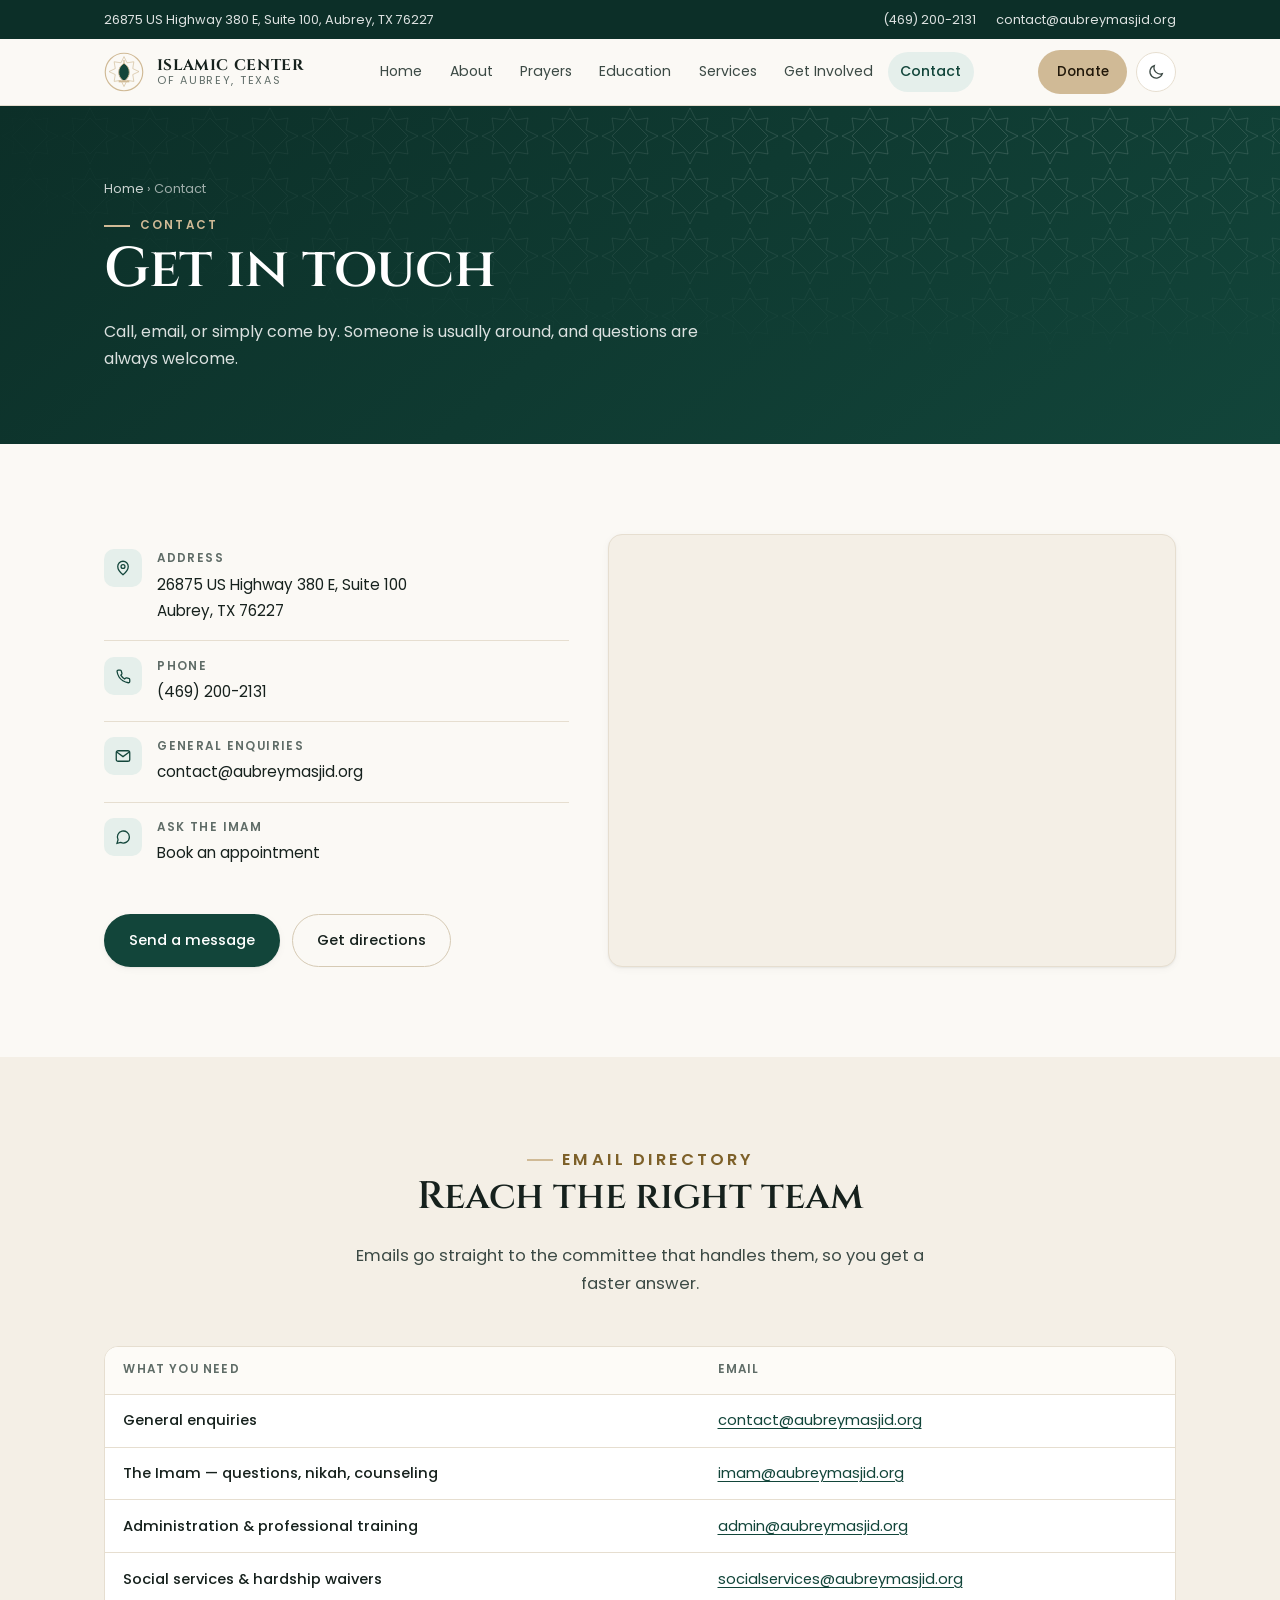
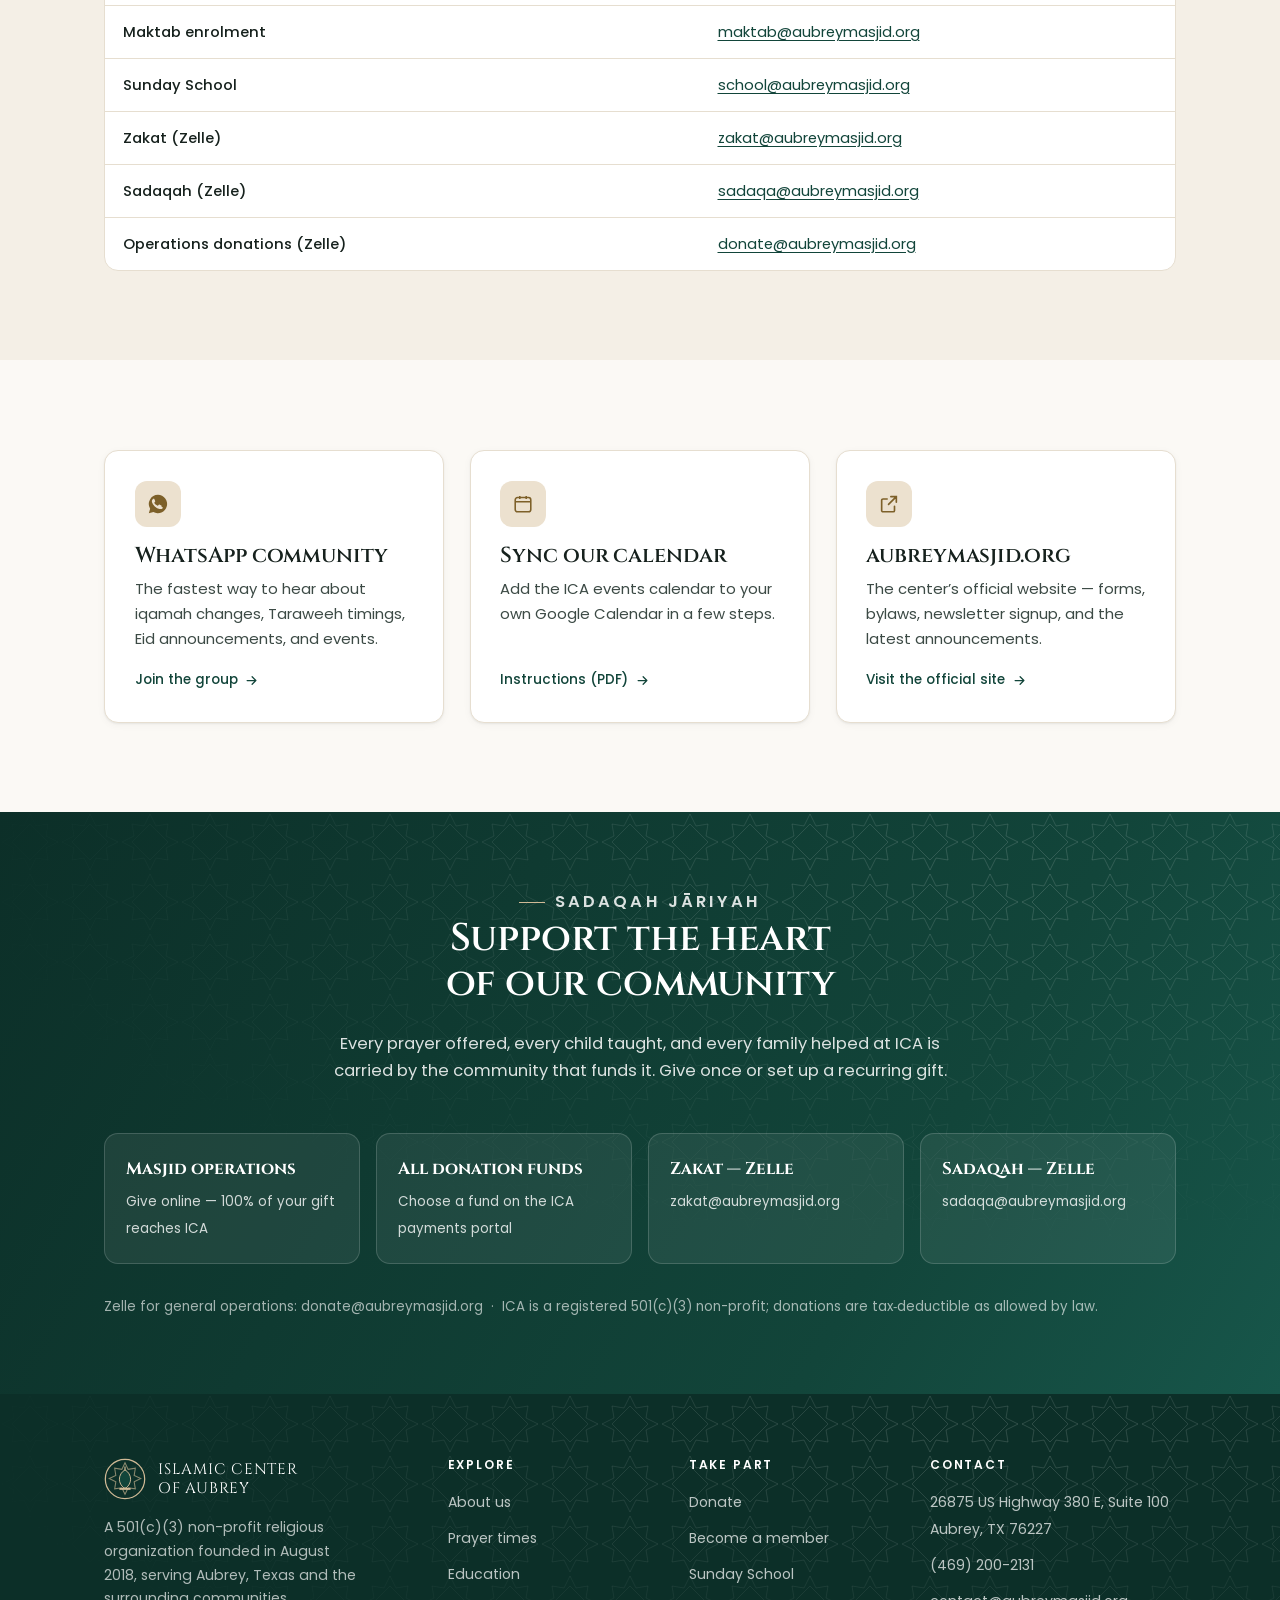
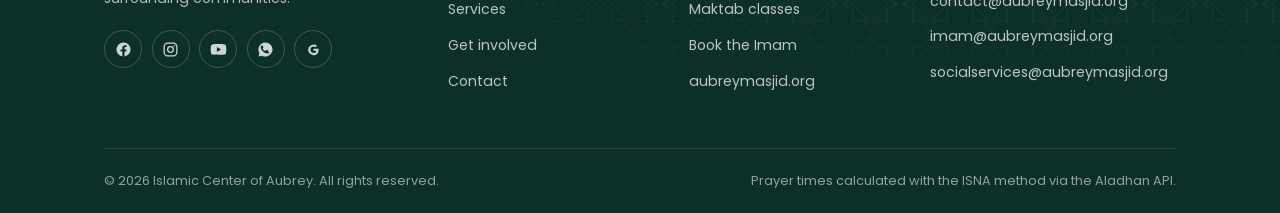
<file: contact.html>
<!doctype html>
<html lang="en">
<head>
<meta charset="utf-8">
<meta name="viewport" content="width=device-width, initial-scale=1">
<title>Contact the Islamic Center of Aubrey</title>
<meta name="description" content="Phone (469) 200-2131, email, directions, and a full email directory for the Islamic Center of Aubrey at 26875 US Highway 380 E, Suite 100, Aubrey, TX 76227.">
<link rel="canonical" href="https://akaban01.github.io/Islamic-center-of-Aubrey/contact.html">
<meta property="og:type" content="website">
<meta property="og:site_name" content="Islamic Center of Aubrey">
<meta property="og:title" content="Contact the Islamic Center of Aubrey">
<meta property="og:description" content="Phone (469) 200-2131, email, directions, and a full email directory for the Islamic Center of Aubrey at 26875 US Highway 380 E, Suite 100, Aubrey, TX 76227.">
<meta property="og:url" content="https://akaban01.github.io/Islamic-center-of-Aubrey/contact.html">
<meta name="twitter:card" content="summary">
<meta name="theme-color" content="#12453a">
<link rel="icon" href="assets/img/favicon.svg" type="image/svg+xml">
<link rel="apple-touch-icon" href="assets/img/favicon.svg">
<link rel="preconnect" href="https://fonts.googleapis.com">
<link rel="preconnect" href="https://fonts.gstatic.com" crossorigin>
<link rel="preconnect" href="https://api.aladhan.com">
<link href="https://fonts.googleapis.com/css2?family=Cinzel:wght@500;600;700&family=Poppins:wght@300;400;500;600&display=swap" rel="stylesheet">
<link rel="stylesheet" href="assets/css/site.css">
<script>(function(){try{var t=localStorage.getItem("ica-theme");if(t==="dark"||t==="light")document.documentElement.setAttribute("data-theme",t);}catch(e){}})();</script>
</head>
<body>
<a class="skip-link" href="#main">Skip to content</a>
<div class="topbar">
  <div class="wrap">
    <div class="topbar-links">
      <a href="https://www.google.com/maps/search/?api=1&query=26875+US+Highway+380+E+Suite+100+Aubrey+TX+76227" target="_blank" rel="noopener">26875 US Highway 380 E, Suite 100, Aubrey, TX 76227</a>
    </div>
    <div class="topbar-meta">
      <a href="tel:+14692002131">(469) 200-2131</a>
      <a href="mailto:contact@aubreymasjid.org">contact@aubreymasjid.org</a>
    </div>
  </div>
</div>

<header class="site-header">
  <div class="wrap">
    <a class="brand" href="index.html">
      <svg viewBox="0 0 48 48" aria-hidden="true" focusable="false">
  <circle cx="24" cy="24" r="22.5" fill="none" stroke="#d0ba96" stroke-width="1.4"/>
  <path d="M24 5.5 27.6 13l8.2-1.3-1.3 8.2 7.5 3.6-7.5 3.6 1.3 8.2-8.2-1.3L24 41.5 20.4 34l-8.2 1.3 1.3-8.2L6 23.5l7.5-3.6-1.3-8.2 8.2 1.3z"
        fill="none" stroke="#d0ba96" stroke-width="1.2" opacity=".65"/>
  <path d="M24 13.5c3.9 2.4 6.4 6.3 6.4 10.7 0 4-2 7.6-5.2 10h-2.4c-3.2-2.4-5.2-6-5.2-10 0-4.4 2.5-8.3 6.4-10.7z"
        fill="#12453a"/>
  <path d="M24 13.5c3.9 2.4 6.4 6.3 6.4 10.7 0 4-2 7.6-5.2 10h-2.4c-3.2-2.4-5.2-6-5.2-10 0-4.4 2.5-8.3 6.4-10.7z"
        fill="none" stroke="#d0ba96" stroke-width="1.1"/>
  <path d="M24 10.2v3.6" stroke="#d0ba96" stroke-width="1.4" stroke-linecap="round"/>
  <path d="M17.6 34.2h12.8v2.2H17.6z" fill="#d0ba96"/>
</svg>
      <span class="brand-text">
        <span class="brand-name">Islamic Center</span>
        <span class="brand-sub">of Aubrey, Texas</span>
      </span>
    </a>

    <nav class="nav" id="primary-nav" aria-label="Primary">
      <a href="index.html">Home</a><a href="about.html">About</a><a href="prayers.html">Prayers</a><a href="education.html">Education</a><a href="services.html">Services</a><a href="get-involved.html">Get Involved</a><a href="contact.html" aria-current="page">Contact</a>
    </nav>

    <div class="header-actions">
      <a class="btn btn-sand btn-sm hide-donate" href="https://www.zeffy.com/en-US/donation-form/support-the-heart-of-our-community-masjid-operations" target="_blank" rel="noopener">Donate</a>
      <button class="icon-btn" type="button" data-theme-toggle aria-label="Switch colour theme">
        <svg viewBox="0 0 24 24" fill="none" stroke="currentColor" stroke-width="1.7" aria-hidden="true"><path d="M20.5 14.2A8.4 8.4 0 0 1 9.8 3.5a8.5 8.5 0 1 0 10.7 10.7z"/></svg>
      </button>
      <button class="icon-btn nav-toggle" type="button" data-nav-toggle aria-expanded="false" aria-controls="primary-nav" aria-label="Open menu">
        <svg viewBox="0 0 24 24" fill="none" stroke="currentColor" stroke-width="1.8" stroke-linecap="round" aria-hidden="true"><path d="M4 7h16M4 12h16M4 17h16"/></svg>
      </button>
    </div>
  </div>
</header>
<div class="nav-backdrop" aria-hidden="true"></div>

<main id="main">
<section class="page-hero">
  <div class="hero-pattern" aria-hidden="true"></div>
  <div class="wrap">
    <nav class="crumbs" aria-label="Breadcrumb"><a href="index.html">Home</a> &rsaquo; Contact</nav>
    <p class="eyebrow">Contact</p>
    <h1>Get in touch</h1>
    <p>Call, email, or simply come by. Someone is usually around, and questions are always welcome.</p>
  </div>
</section>

<section>
  <div class="wrap">
    <div class="contact-grid">
      <div>
        <ul class="contact-list">
          <li>
            <span class="ci" aria-hidden="true"><svg viewBox="0 0 24 24" fill="none" stroke="currentColor" stroke-width="1.7"><path d="M12 21s7-5.6 7-11a7 7 0 1 0-14 0c0 5.4 7 11 7 11z"/><circle cx="12" cy="10" r="2.6"/></svg></span>
            <div><b>Address</b><a href="https://www.google.com/maps/search/?api=1&query=26875+US+Highway+380+E+Suite+100+Aubrey+TX+76227" target="_blank" rel="noopener">26875 US Highway 380 E, Suite 100<br>Aubrey, TX 76227</a></div>
          </li>
          <li>
            <span class="ci" aria-hidden="true"><svg viewBox="0 0 24 24" fill="none" stroke="currentColor" stroke-width="1.7"><path d="M21 16.9v2.4a1.7 1.7 0 0 1-1.9 1.7 16.8 16.8 0 0 1-7.3-2.6 16.5 16.5 0 0 1-5.1-5.1A16.8 16.8 0 0 1 4.1 6a1.7 1.7 0 0 1 1.7-1.9h2.4a1.7 1.7 0 0 1 1.7 1.5c.1.9.3 1.7.6 2.5a1.7 1.7 0 0 1-.4 1.8l-1 1a13.6 13.6 0 0 0 5.1 5.1l1-1a1.7 1.7 0 0 1 1.8-.4c.8.3 1.6.5 2.5.6a1.7 1.7 0 0 1 1.5 1.7z"/></svg></span>
            <div><b>Phone</b><a href="tel:+14692002131">(469) 200-2131</a></div>
          </li>
          <li>
            <span class="ci" aria-hidden="true"><svg viewBox="0 0 24 24" fill="none" stroke="currentColor" stroke-width="1.7"><rect x="3" y="5" width="18" height="14" rx="2.5"/><path d="m3.6 6.8 8.4 6 8.4-6"/></svg></span>
            <div><b>General enquiries</b><a href="mailto:contact@aubreymasjid.org">contact@aubreymasjid.org</a></div>
          </li>
          <li>
            <span class="ci" aria-hidden="true"><svg viewBox="0 0 24 24" fill="none" stroke="currentColor" stroke-width="1.7"><path d="M20.5 12a8 8 0 0 1-11.7 7.1L4 20.5l1.4-4.8A8 8 0 1 1 20.5 12z"/></svg></span>
            <div><b>Ask the Imam</b><a href="https://calendar.google.com/calendar/u/0/appointments/schedules/AcZssZ1vyZ14hAjx7pWUwDFOljRnfzx2_JsqoE2xHkdZ8RWz4Cv1REC_RWvI3e70kkAF7JAa46skmWee" target="_blank" rel="noopener">Book an appointment</a></div>
          </li>
        </ul>

        <div class="btn-row mt-2">
          <a class="btn btn-primary" href="https://www.aubreymasjid.org/contact/" target="_blank" rel="noopener">Send a message</a>
          <a class="btn btn-ghost" href="https://www.google.com/maps/search/?api=1&query=26875+US+Highway+380+E+Suite+100+Aubrey+TX+76227" target="_blank" rel="noopener">Get directions</a>
        </div>
      </div>

      <div class="map-embed">
        <iframe title="Map showing the Islamic Center of Aubrey" src="https://www.openstreetmap.org/export/embed.html?bbox=-96.9179%2C33.2155%2C-96.8979%2C33.2255&layer=mapnik&marker=33.2204958%2C-96.9078617" loading="lazy" referrerpolicy="no-referrer-when-downgrade"></iframe>
      </div>
    </div>
  </div>
</section>

<section class="bg-alt">
  <div class="wrap">
    <div class="section-head center">
      <p class="eyebrow center">Email directory</p>
      <h2>Reach the right team</h2>
      <p>Emails go straight to the committee that handles them, so you get a faster answer.</p>
    </div>

    <div class="table-wrap">
      <table>
        <thead><tr><th>What you need</th><th>Email</th></tr></thead>
        <tbody>
          <tr><td>General enquiries</td><td><a href="mailto:contact@aubreymasjid.org">contact@aubreymasjid.org</a></td></tr>
          <tr><td>The Imam &mdash; questions, nikah, counseling</td><td><a href="mailto:imam@aubreymasjid.org">imam@aubreymasjid.org</a></td></tr>
          <tr><td>Administration &amp; professional training</td><td><a href="mailto:admin@aubreymasjid.org">admin@aubreymasjid.org</a></td></tr>
          <tr><td>Social services &amp; hardship waivers</td><td><a href="mailto:socialservices@aubreymasjid.org">socialservices@aubreymasjid.org</a></td></tr>
          <tr><td>Maktab enrolment</td><td><a href="mailto:maktab@aubreymasjid.org">maktab@aubreymasjid.org</a></td></tr>
          <tr><td>Sunday School</td><td><a href="mailto:school@aubreymasjid.org">school@aubreymasjid.org</a></td></tr>
          <tr><td>Zakat (Zelle)</td><td><a href="mailto:zakat@aubreymasjid.org">zakat@aubreymasjid.org</a></td></tr>
          <tr><td>Sadaqah (Zelle)</td><td><a href="mailto:sadaqa@aubreymasjid.org">sadaqa@aubreymasjid.org</a></td></tr>
          <tr><td>Operations donations (Zelle)</td><td><a href="mailto:donate@aubreymasjid.org">donate@aubreymasjid.org</a></td></tr>
        </tbody>
      </table>
    </div>
  </div>
</section>

<section>
  <div class="wrap">
    <div class="grid g-3">
      <a class="card" href="https://chat.whatsapp.com/HEF8OsVXUEU65dD7Cazsa9" target="_blank" rel="noopener">
        <span class="card-icon sand" aria-hidden="true"><svg viewBox="0 0 24 24" fill="currentColor"><path d="M12 2a10 10 0 0 0-8.6 15.1L2 22l5-1.3A10 10 0 1 0 12 2zm5.5 14.1c-.2.7-1.4 1.3-2 1.4-.5.1-1.2.1-1.9-.1-.4-.1-1-.3-1.8-.6-3.1-1.3-5.1-4.4-5.3-4.6-.1-.2-1.2-1.6-1.2-3.1S6 7 6.3 6.7c.2-.3.5-.4.7-.4h.5c.2 0 .4 0 .6.5l.8 2c.1.2.1.4 0 .5l-.3.5-.4.4c-.1.1-.3.3-.1.6.1.3.6 1.1 1.4 1.8 1 .9 1.8 1.1 2 1.2.3.1.4.1.6-.1l.8-1c.2-.2.4-.2.6-.1l2 .9c.2.1.4.2.4.3.1.1.1.6-.1 1.3z"/></svg></span>
        <h3>WhatsApp community</h3>
        <p>The fastest way to hear about iqamah changes, Taraweeh timings, Eid announcements, and events.</p>
        <span class="card-link">Join the group <svg viewBox="0 0 24 24" width="15" height="15" fill="none" stroke="currentColor" stroke-width="2" stroke-linecap="round" stroke-linejoin="round" aria-hidden="true"><path d="M5 12h14M13 6l6 6-6 6"/></svg></span>
      </a>
      <a class="card" href="https://www.aubreymasjid.org/wp-content/uploads/2025/05/Instructions-on-Shared-Calendar.pdf" target="_blank" rel="noopener">
        <span class="card-icon sand" aria-hidden="true"><svg viewBox="0 0 24 24" fill="none" stroke="currentColor" stroke-width="1.7"><rect x="3.5" y="5" width="17" height="15.5" rx="2.5"/><path d="M3.5 9.6h17M8.5 3.2v3.4M15.5 3.2v3.4"/></svg></span>
        <h3>Sync our calendar</h3>
        <p>Add the ICA events calendar to your own Google Calendar in a few steps.</p>
        <span class="card-link">Instructions (PDF) <svg viewBox="0 0 24 24" width="15" height="15" fill="none" stroke="currentColor" stroke-width="2" stroke-linecap="round" stroke-linejoin="round" aria-hidden="true"><path d="M5 12h14M13 6l6 6-6 6"/></svg></span>
      </a>
      <a class="card" href="https://www.aubreymasjid.org/" target="_blank" rel="noopener">
        <span class="card-icon sand" aria-hidden="true"><svg viewBox="0 0 24 24" fill="none" stroke="currentColor" stroke-width="1.8" stroke-linecap="round"><path d="M14 4h6v6M20 4l-8.5 8.5"/><path d="M18 14.5V19a1.5 1.5 0 0 1-1.5 1.5h-11A1.5 1.5 0 0 1 4 19V8a1.5 1.5 0 0 1 1.5-1.5H10"/></svg></span>
        <h3>aubreymasjid.org</h3>
        <p>The center&rsquo;s official website &mdash; forms, bylaws, newsletter signup, and the latest announcements.</p>
        <span class="card-link">Visit the official site <svg viewBox="0 0 24 24" width="15" height="15" fill="none" stroke="currentColor" stroke-width="2" stroke-linecap="round" stroke-linejoin="round" aria-hidden="true"><path d="M5 12h14M13 6l6 6-6 6"/></svg></span>
      </a>
    </div>
  </div>
</section>

<section class="cta-band">
  <div class="hero-pattern" aria-hidden="true"></div>
  <div class="wrap">
    <div class="section-head center" style="max-width:660px;">
      <p class="eyebrow center">Sadaqah jāriyah</p>
      <h2>Support the heart of our community</h2>
      <p>Every prayer offered, every child taught, and every family helped at ICA is carried by the community that funds it. Give once or set up a recurring gift.</p>
    </div>

    <div class="donate-grid">
      <a class="donate-card" href="https://www.zeffy.com/en-US/donation-form/support-the-heart-of-our-community-masjid-operations" target="_blank" rel="noopener">
        <b>Masjid operations</b>
        <span>Give online &mdash; 100% of your gift reaches ICA</span>
      </a>
      <a class="donate-card" href="https://payments.madinaapps.com/aubreymasjid/all" target="_blank" rel="noopener">
        <b>All donation funds</b>
        <span>Choose a fund on the ICA payments portal</span>
      </a>
      <a class="donate-card" href="mailto:zakat@aubreymasjid.org">
        <b>Zakat &mdash; Zelle</b>
        <span>zakat@aubreymasjid.org</span>
      </a>
      <a class="donate-card" href="mailto:sadaqa@aubreymasjid.org">
        <b>Sadaqah &mdash; Zelle</b>
        <span>sadaqa@aubreymasjid.org</span>
      </a>
    </div>
    <p class="mt-2" style="font-size:.84rem;color:rgba(255,255,255,.62);margin-bottom:0;">
      Zelle for general operations: donate@aubreymasjid.org &nbsp;&middot;&nbsp; ICA is a registered 501(c)(3) non-profit; donations are tax&#8209;deductible as allowed by law.
    </p>
  </div>
</section>

</main>

<footer class="site-footer">
  <div class="hero-pattern" aria-hidden="true"></div>
  <div class="wrap">
    <div class="footer-grid">
      <div>
        <div class="footer-brand">
          <svg viewBox="0 0 48 48" aria-hidden="true" focusable="false">
  <circle cx="24" cy="24" r="22.5" fill="none" stroke="#d0ba96" stroke-width="1.4"/>
  <path d="M24 5.5 27.6 13l8.2-1.3-1.3 8.2 7.5 3.6-7.5 3.6 1.3 8.2-8.2-1.3L24 41.5 20.4 34l-8.2 1.3 1.3-8.2L6 23.5l7.5-3.6-1.3-8.2 8.2 1.3z"
        fill="none" stroke="#d0ba96" stroke-width="1.2" opacity=".65"/>
  <path d="M24 13.5c3.9 2.4 6.4 6.3 6.4 10.7 0 4-2 7.6-5.2 10h-2.4c-3.2-2.4-5.2-6-5.2-10 0-4.4 2.5-8.3 6.4-10.7z"
        fill="#12453a"/>
  <path d="M24 13.5c3.9 2.4 6.4 6.3 6.4 10.7 0 4-2 7.6-5.2 10h-2.4c-3.2-2.4-5.2-6-5.2-10 0-4.4 2.5-8.3 6.4-10.7z"
        fill="none" stroke="#d0ba96" stroke-width="1.1"/>
  <path d="M24 10.2v3.6" stroke="#d0ba96" stroke-width="1.4" stroke-linecap="round"/>
  <path d="M17.6 34.2h12.8v2.2H17.6z" fill="#d0ba96"/>
</svg>
          <span>Islamic Center<br>of Aubrey</span>
        </div>
        <p>A 501(c)(3) non-profit religious organization founded in August 2018, serving Aubrey, Texas and the surrounding communities.</p>
        <div class="socials">
          <a href="https://www.facebook.com/islamiccenterofaubrey/" target="_blank" rel="noopener" aria-label="Facebook"><svg viewBox="0 0 24 24" fill="currentColor"><path d="M22 12a10 10 0 1 0-11.6 9.9v-7h-2.5V12h2.5V9.8c0-2.5 1.5-3.9 3.8-3.9 1.1 0 2.2.2 2.2.2v2.5h-1.3c-1.2 0-1.6.8-1.6 1.6V12h2.8l-.4 2.9h-2.4v7A10 10 0 0 0 22 12z"/></svg></a>
          <a href="https://www.instagram.com/islamiccenterofaubrey/" target="_blank" rel="noopener" aria-label="Instagram"><svg viewBox="0 0 24 24" fill="none" stroke="currentColor" stroke-width="1.8"><rect x="3" y="3" width="18" height="18" rx="5"/><circle cx="12" cy="12" r="4"/><circle cx="17.4" cy="6.6" r="1.1" fill="currentColor" stroke="none"/></svg></a>
          <a href="https://www.youtube.com/channel/UCGAPGRySCEb891dttJAEskg" target="_blank" rel="noopener" aria-label="YouTube"><svg viewBox="0 0 24 24" fill="currentColor"><path d="M23 12s0-3.5-.45-5.2a2.9 2.9 0 0 0-2-2C18.8 4.3 12 4.3 12 4.3s-6.8 0-8.55.5a2.9 2.9 0 0 0-2 2C1 8.5 1 12 1 12s0 3.5.45 5.2a2.9 2.9 0 0 0 2 2c1.75.5 8.55.5 8.55.5s6.8 0 8.55-.5a2.9 2.9 0 0 0 2-2C23 15.5 23 12 23 12zM9.8 15.4V8.6l5.7 3.4z"/></svg></a>
          <a href="https://chat.whatsapp.com/HEF8OsVXUEU65dD7Cazsa9" target="_blank" rel="noopener" aria-label="WhatsApp community"><svg viewBox="0 0 24 24" fill="currentColor"><path d="M12 2a10 10 0 0 0-8.6 15.1L2 22l5-1.3A10 10 0 1 0 12 2zm5.5 14.1c-.2.7-1.4 1.3-2 1.4-.5.1-1.2.1-1.9-.1-.4-.1-1-.3-1.8-.6-3.1-1.3-5.1-4.4-5.3-4.6-.1-.2-1.2-1.6-1.2-3.1S6 7 6.3 6.7c.2-.3.5-.4.7-.4h.5c.2 0 .4 0 .6.5l.8 2c.1.2.1.4 0 .5l-.3.5-.4.4c-.1.1-.3.3-.1.6.1.3.6 1.1 1.4 1.8 1 .9 1.8 1.1 2 1.2.3.1.4.1.6-.1l.8-1c.2-.2.4-.2.6-.1l2 .9c.2.1.4.2.4.3.1.1.1.6-.1 1.3z"/></svg></a>
          <a href="https://g.co/kgs/wvjCQM" target="_blank" rel="noopener" aria-label="Google listing"><svg viewBox="0 0 24 24" fill="currentColor"><path d="M12 11v2.9h4.1a3.6 3.6 0 0 1-1.5 2.4l2.4 1.9c1.4-1.3 2.2-3.2 2.2-5.5 0-.6-.05-1.1-.15-1.7zM12 20c2 0 3.7-.7 4.9-1.8l-2.4-1.9c-.7.5-1.5.7-2.5.7-1.9 0-3.6-1.3-4.2-3.1l-2.5 2A8 8 0 0 0 12 20zM7.8 13.9a4.8 4.8 0 0 1 0-3.1l-2.5-2a8 8 0 0 0 0 7.1zM12 7.6c1.1 0 2 .4 2.8 1.1l2.1-2.1A8 8 0 0 0 5.3 8.8l2.5 2C8.4 8.9 10.1 7.6 12 7.6z"/></svg></a>
        </div>
      </div>

      <div>
        <h4>Explore</h4>
        <ul>
          <li><a href="about.html">About us</a></li>
          <li><a href="prayers.html">Prayer times</a></li>
          <li><a href="education.html">Education</a></li>
          <li><a href="services.html">Services</a></li>
          <li><a href="get-involved.html">Get involved</a></li>
          <li><a href="contact.html">Contact</a></li>
        </ul>
      </div>

      <div>
        <h4>Take part</h4>
        <ul>
          <li><a href="https://www.zeffy.com/en-US/donation-form/support-the-heart-of-our-community-masjid-operations" target="_blank" rel="noopener">Donate</a></li>
          <li><a href="https://www.zeffy.com/en-US/ticketing/islamic-center-of-aubrey-membership" target="_blank" rel="noopener">Become a member</a></li>
          <li><a href="https://www.zeffy.com/en-US/ticketing/sunday-school-registration-2026--27" target="_blank" rel="noopener">Sunday School</a></li>
          <li><a href="https://members.madinaapps.com/clients/aubreymasjid/login" target="_blank" rel="noopener">Maktab classes</a></li>
          <li><a href="https://calendar.google.com/calendar/u/0/appointments/schedules/AcZssZ1vyZ14hAjx7pWUwDFOljRnfzx2_JsqoE2xHkdZ8RWz4Cv1REC_RWvI3e70kkAF7JAa46skmWee" target="_blank" rel="noopener">Book the Imam</a></li>
          <li><a href="https://www.aubreymasjid.org/" target="_blank" rel="noopener">aubreymasjid.org</a></li>
        </ul>
      </div>

      <div>
        <h4>Contact</h4>
        <ul>
          <li><a href="https://www.google.com/maps/search/?api=1&query=26875+US+Highway+380+E+Suite+100+Aubrey+TX+76227" target="_blank" rel="noopener">26875 US Highway 380 E, Suite 100<br>Aubrey, TX 76227</a></li>
          <li><a href="tel:+14692002131">(469) 200-2131</a></li>
          <li><a href="mailto:contact@aubreymasjid.org">contact@aubreymasjid.org</a></li>
          <li><a href="mailto:imam@aubreymasjid.org">imam@aubreymasjid.org</a></li>
          <li><a href="mailto:socialservices@aubreymasjid.org">socialservices@aubreymasjid.org</a></li>
        </ul>
      </div>
    </div>

    <div class="footer-bottom">
      <span>&copy; <span data-year>2026</span> Islamic Center of Aubrey. All rights reserved.</span>
      <span>Prayer times calculated with the ISNA method via the Aladhan API.</span>
    </div>
  </div>
</footer>

<script src="assets/js/site.js" defer></script>
</body>
</html>
</file>
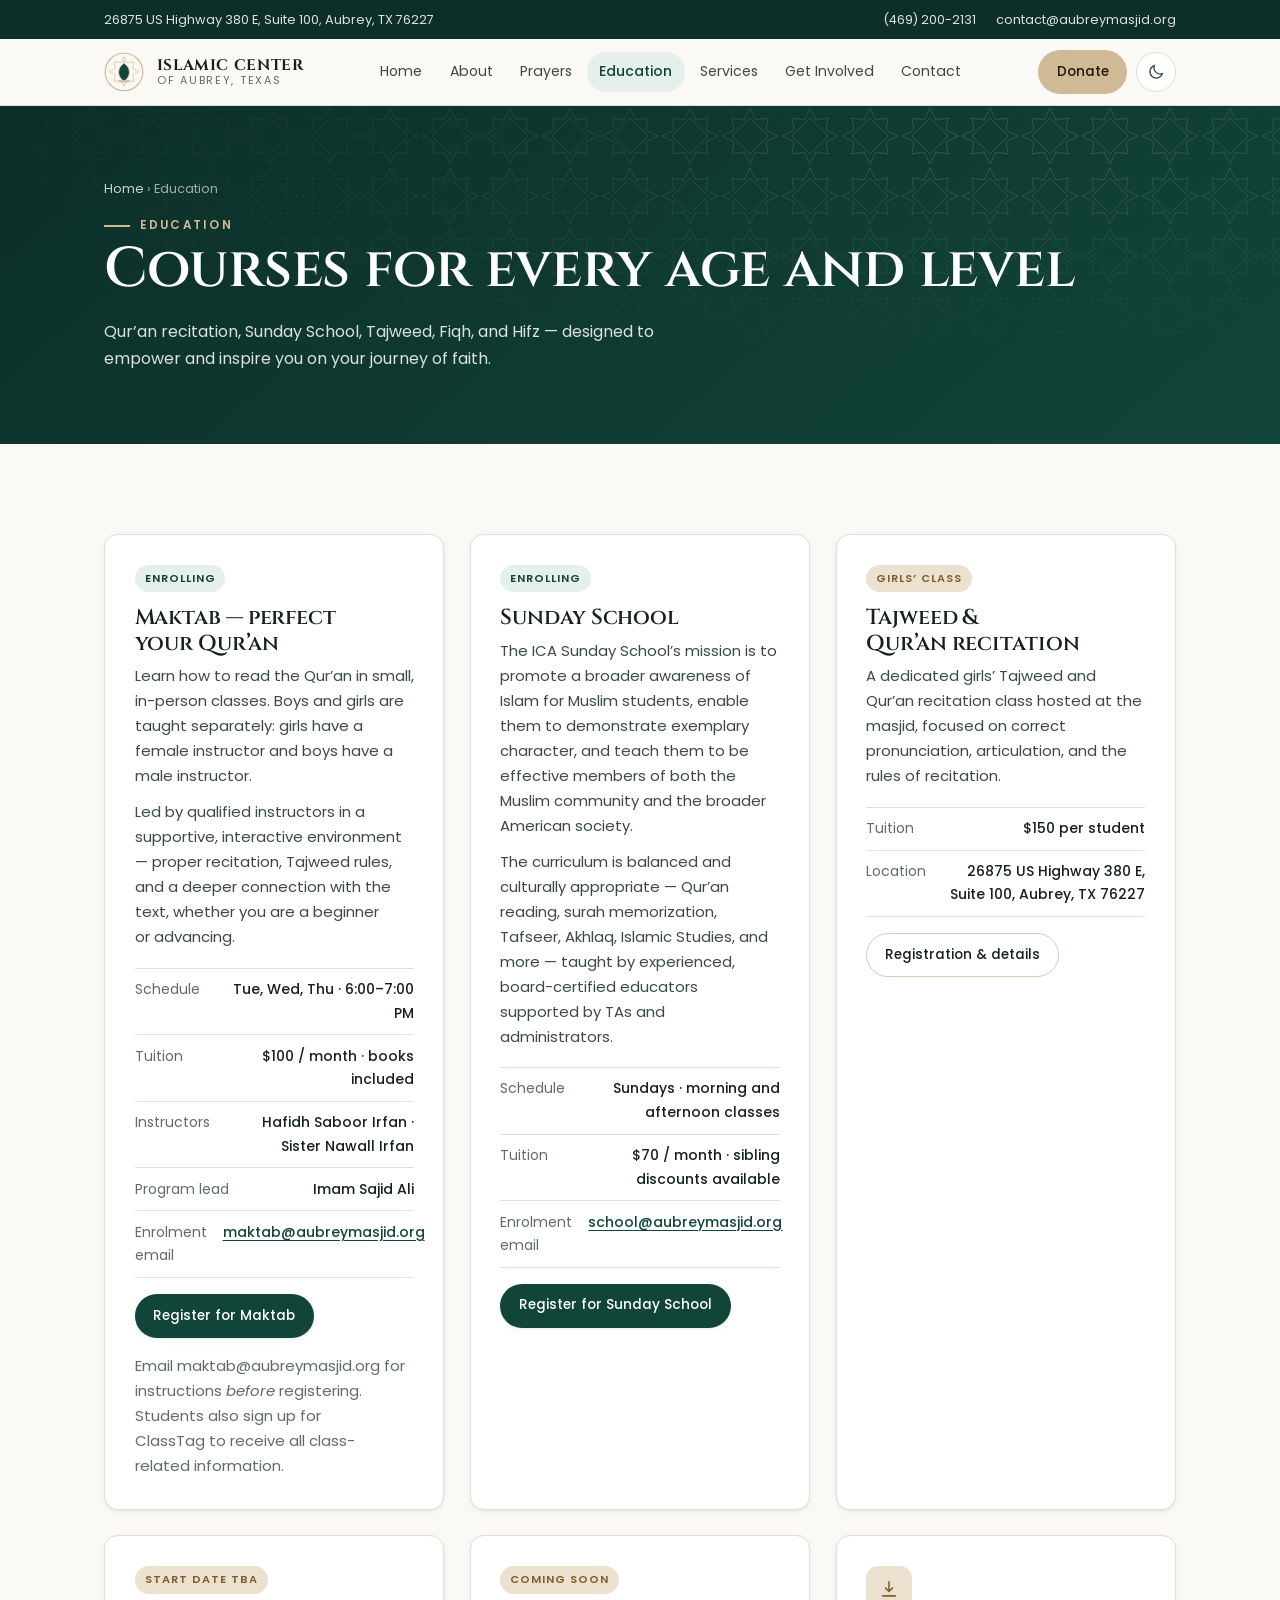
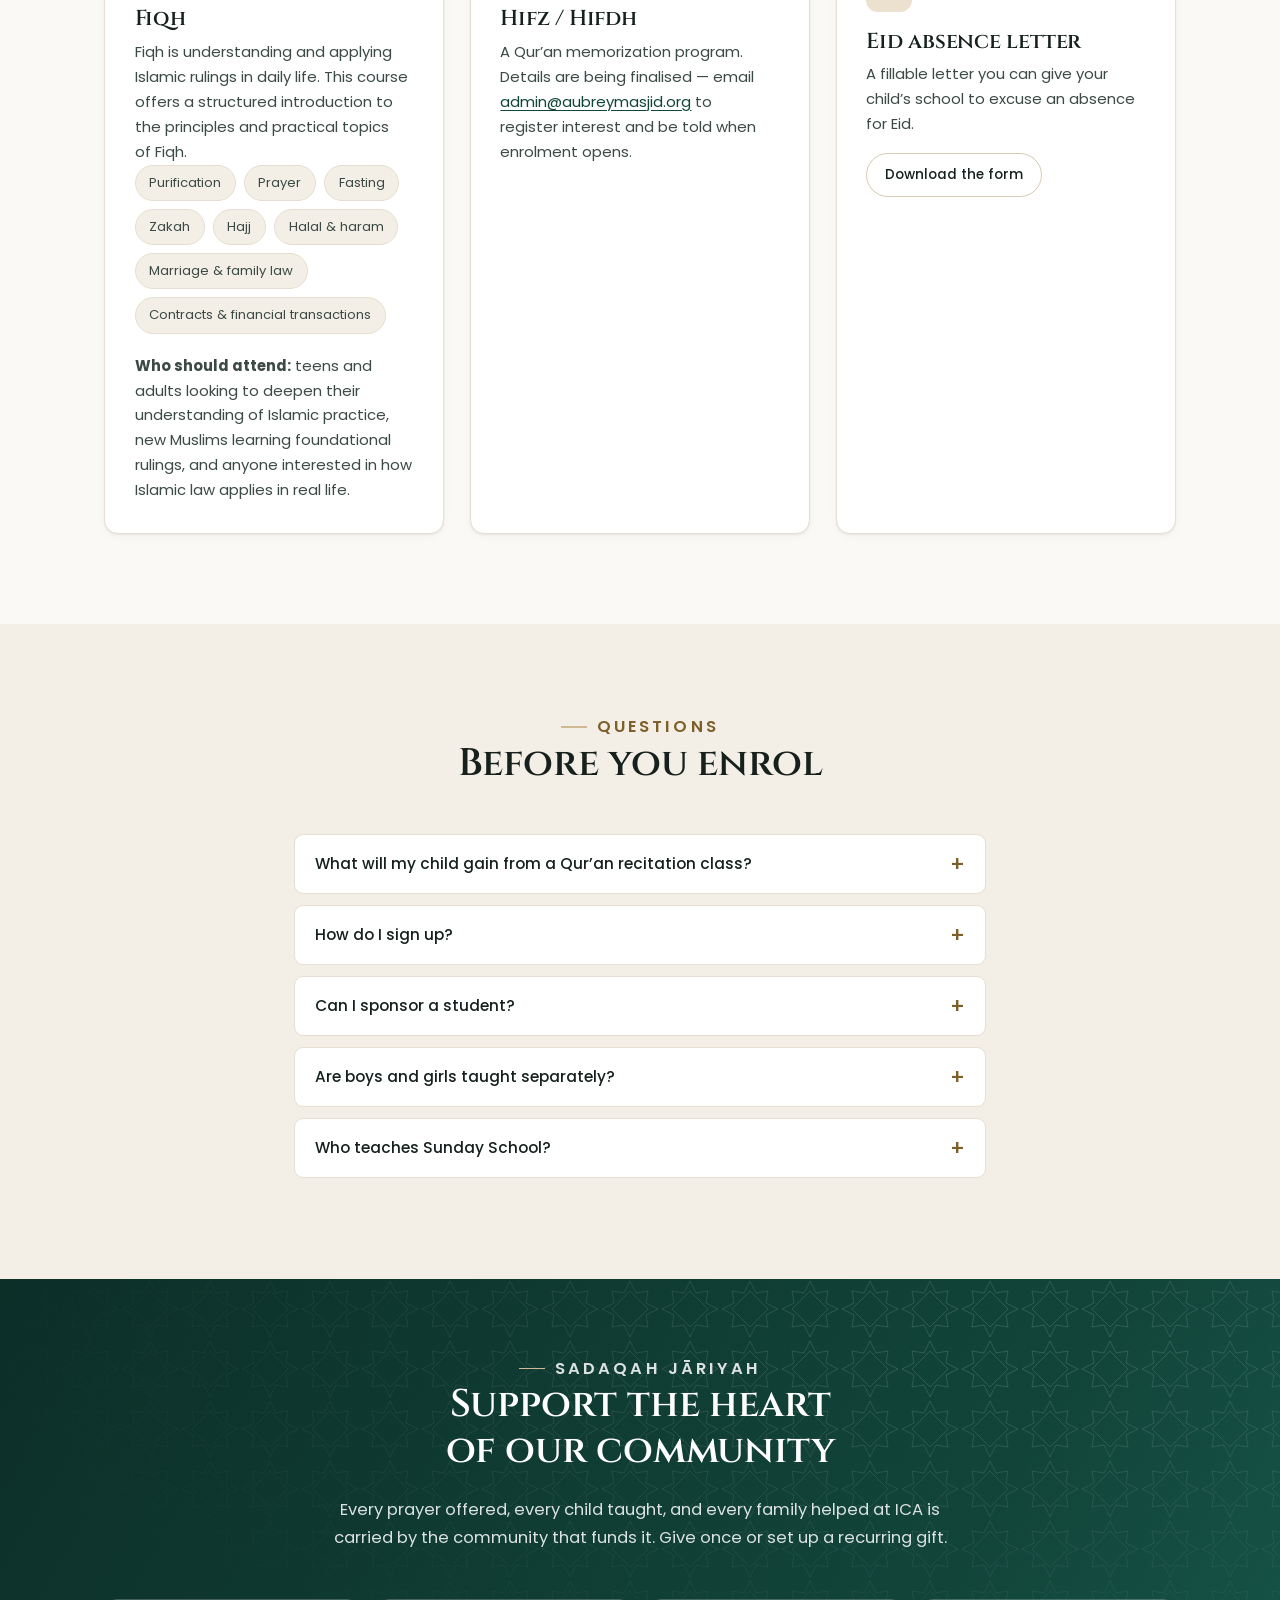
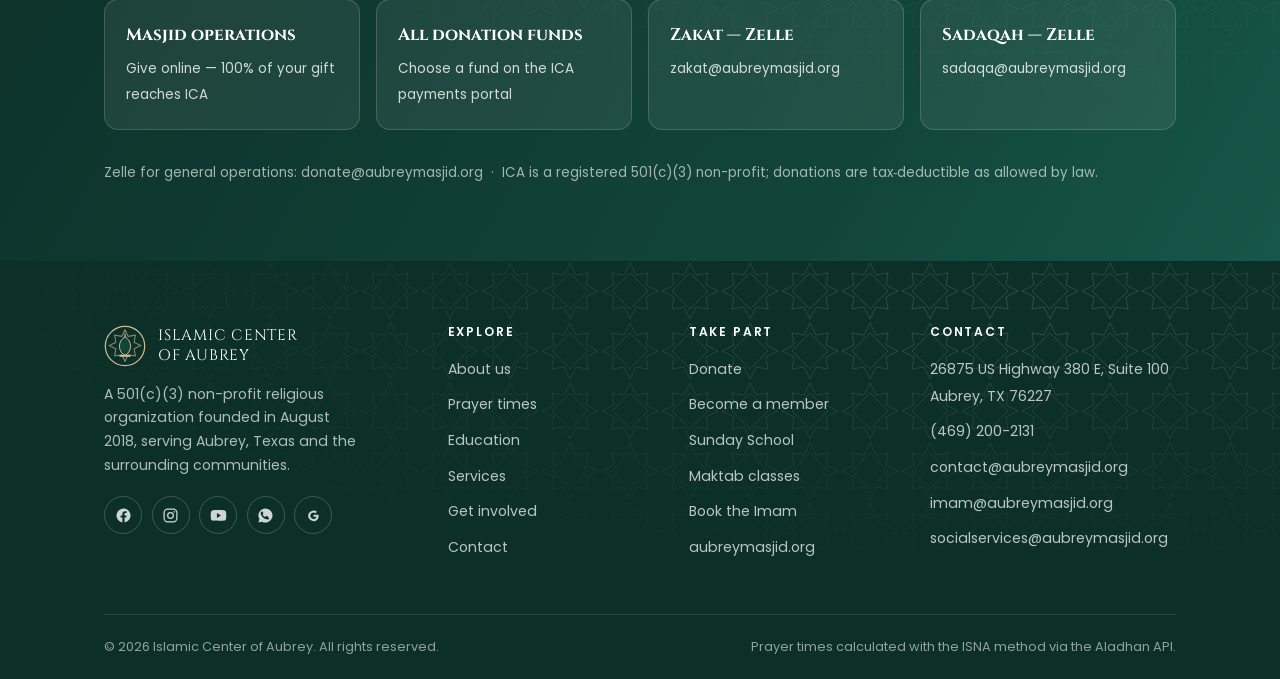
<file: education.html>
<!doctype html>
<html lang="en">
<head>
<meta charset="utf-8">
<meta name="viewport" content="width=device-width, initial-scale=1">
<title>Education — Qur'an, Sunday School, Tajweed & Fiqh classes | ICA</title>
<meta name="description" content="Maktab Qur'an classes (Tue–Thu, 6–7 PM), Sunday School, girls' Tajweed, Fiqh and Hifz at the Islamic Center of Aubrey — schedules, tuition, and how to register.">
<link rel="canonical" href="https://akaban01.github.io/Islamic-center-of-Aubrey/education.html">
<meta property="og:type" content="website">
<meta property="og:site_name" content="Islamic Center of Aubrey">
<meta property="og:title" content="Education — Qur'an, Sunday School, Tajweed & Fiqh classes | ICA">
<meta property="og:description" content="Maktab Qur'an classes (Tue–Thu, 6–7 PM), Sunday School, girls' Tajweed, Fiqh and Hifz at the Islamic Center of Aubrey — schedules, tuition, and how to register.">
<meta property="og:url" content="https://akaban01.github.io/Islamic-center-of-Aubrey/education.html">
<meta name="twitter:card" content="summary">
<meta name="theme-color" content="#12453a">
<link rel="icon" href="assets/img/favicon.svg" type="image/svg+xml">
<link rel="apple-touch-icon" href="assets/img/favicon.svg">
<link rel="preconnect" href="https://fonts.googleapis.com">
<link rel="preconnect" href="https://fonts.gstatic.com" crossorigin>
<link rel="preconnect" href="https://api.aladhan.com">
<link href="https://fonts.googleapis.com/css2?family=Cinzel:wght@500;600;700&family=Poppins:wght@300;400;500;600&display=swap" rel="stylesheet">
<link rel="stylesheet" href="assets/css/site.css">
<script>(function(){try{var t=localStorage.getItem("ica-theme");if(t==="dark"||t==="light")document.documentElement.setAttribute("data-theme",t);}catch(e){}})();</script>
</head>
<body>
<a class="skip-link" href="#main">Skip to content</a>
<div class="topbar">
  <div class="wrap">
    <div class="topbar-links">
      <a href="https://www.google.com/maps/search/?api=1&query=26875+US+Highway+380+E+Suite+100+Aubrey+TX+76227" target="_blank" rel="noopener">26875 US Highway 380 E, Suite 100, Aubrey, TX 76227</a>
    </div>
    <div class="topbar-meta">
      <a href="tel:+14692002131">(469) 200-2131</a>
      <a href="mailto:contact@aubreymasjid.org">contact@aubreymasjid.org</a>
    </div>
  </div>
</div>

<header class="site-header">
  <div class="wrap">
    <a class="brand" href="index.html">
      <svg viewBox="0 0 48 48" aria-hidden="true" focusable="false">
  <circle cx="24" cy="24" r="22.5" fill="none" stroke="#d0ba96" stroke-width="1.4"/>
  <path d="M24 5.5 27.6 13l8.2-1.3-1.3 8.2 7.5 3.6-7.5 3.6 1.3 8.2-8.2-1.3L24 41.5 20.4 34l-8.2 1.3 1.3-8.2L6 23.5l7.5-3.6-1.3-8.2 8.2 1.3z"
        fill="none" stroke="#d0ba96" stroke-width="1.2" opacity=".65"/>
  <path d="M24 13.5c3.9 2.4 6.4 6.3 6.4 10.7 0 4-2 7.6-5.2 10h-2.4c-3.2-2.4-5.2-6-5.2-10 0-4.4 2.5-8.3 6.4-10.7z"
        fill="#12453a"/>
  <path d="M24 13.5c3.9 2.4 6.4 6.3 6.4 10.7 0 4-2 7.6-5.2 10h-2.4c-3.2-2.4-5.2-6-5.2-10 0-4.4 2.5-8.3 6.4-10.7z"
        fill="none" stroke="#d0ba96" stroke-width="1.1"/>
  <path d="M24 10.2v3.6" stroke="#d0ba96" stroke-width="1.4" stroke-linecap="round"/>
  <path d="M17.6 34.2h12.8v2.2H17.6z" fill="#d0ba96"/>
</svg>
      <span class="brand-text">
        <span class="brand-name">Islamic Center</span>
        <span class="brand-sub">of Aubrey, Texas</span>
      </span>
    </a>

    <nav class="nav" id="primary-nav" aria-label="Primary">
      <a href="index.html">Home</a><a href="about.html">About</a><a href="prayers.html">Prayers</a><a href="education.html" aria-current="page">Education</a><a href="services.html">Services</a><a href="get-involved.html">Get Involved</a><a href="contact.html">Contact</a>
    </nav>

    <div class="header-actions">
      <a class="btn btn-sand btn-sm hide-donate" href="https://www.zeffy.com/en-US/donation-form/support-the-heart-of-our-community-masjid-operations" target="_blank" rel="noopener">Donate</a>
      <button class="icon-btn" type="button" data-theme-toggle aria-label="Switch colour theme">
        <svg viewBox="0 0 24 24" fill="none" stroke="currentColor" stroke-width="1.7" aria-hidden="true"><path d="M20.5 14.2A8.4 8.4 0 0 1 9.8 3.5a8.5 8.5 0 1 0 10.7 10.7z"/></svg>
      </button>
      <button class="icon-btn nav-toggle" type="button" data-nav-toggle aria-expanded="false" aria-controls="primary-nav" aria-label="Open menu">
        <svg viewBox="0 0 24 24" fill="none" stroke="currentColor" stroke-width="1.8" stroke-linecap="round" aria-hidden="true"><path d="M4 7h16M4 12h16M4 17h16"/></svg>
      </button>
    </div>
  </div>
</header>
<div class="nav-backdrop" aria-hidden="true"></div>

<main id="main">
<section class="page-hero">
  <div class="hero-pattern" aria-hidden="true"></div>
  <div class="wrap">
    <nav class="crumbs" aria-label="Breadcrumb"><a href="index.html">Home</a> &rsaquo; Education</nav>
    <p class="eyebrow">Education</p>
    <h1>Courses for every age and level</h1>
    <p>Qur&rsquo;an recitation, Sunday School, Tajweed, Fiqh, and Hifz &mdash; designed to empower and inspire you on your journey of faith.</p>
  </div>
</section>

<section>
  <div class="wrap">
    <div class="grid g-2">

      <div class="card" id="maktab">
        <span class="tag green">Enrolling</span>
        <h3>Maktab &mdash; perfect your Qur&rsquo;an</h3>
        <p>Learn how to read the Qur&rsquo;an in small, in-person classes. Boys and girls are taught separately: girls have a female instructor and boys have a male instructor.</p>
        <p>Led by qualified instructors in a supportive, interactive environment &mdash; proper recitation, Tajweed rules, and a deeper connection with the text, whether you are a beginner or advancing.</p>
        <dl class="meta-list">
          <div><dt>Schedule</dt><dd>Tue, Wed, Thu &middot; 6:00&ndash;7:00 PM</dd></div>
          <div><dt>Tuition</dt><dd>$100 / month &middot; books included</dd></div>
          <div><dt>Instructors</dt><dd>Hafidh Saboor Irfan &middot; Sister Nawall Irfan</dd></div>
          <div><dt>Program lead</dt><dd>Imam Sajid Ali</dd></div>
          <div><dt>Enrolment email</dt><dd><a href="mailto:maktab@aubreymasjid.org">maktab@aubreymasjid.org</a></dd></div>
        </dl>
        <div class="btn-row mt-1">
          <a class="btn btn-primary btn-sm" href="https://members.madinaapps.com/clients/aubreymasjid/login" target="_blank" rel="noopener">Register for Maktab</a>
        </div>
        <p class="muted mt-1 mb-0">Email maktab@aubreymasjid.org for instructions <em>before</em> registering. Students also sign up for ClassTag to receive all class-related information.</p>
      </div>

      <div class="card" id="sunday-school">
        <span class="tag green">Enrolling</span>
        <h3>Sunday School</h3>
        <p>The ICA Sunday School&rsquo;s mission is to promote a broader awareness of Islam for Muslim students, enable them to demonstrate exemplary character, and teach them to be effective members of both the Muslim community and the broader American society.</p>
        <p>The curriculum is balanced and culturally appropriate &mdash; Qur&rsquo;an reading, surah memorization, Tafseer, Akhlaq, Islamic Studies, and more &mdash; taught by experienced, board-certified educators supported by TAs and administrators.</p>
        <dl class="meta-list">
          <div><dt>Schedule</dt><dd>Sundays &middot; morning and afternoon classes</dd></div>
          <div><dt>Tuition</dt><dd>$70 / month &middot; sibling discounts available</dd></div>
          <div><dt>Enrolment email</dt><dd><a href="mailto:school@aubreymasjid.org">school@aubreymasjid.org</a></dd></div>
        </dl>
        <div class="btn-row mt-1">
          <a class="btn btn-primary btn-sm" href="https://www.zeffy.com/en-US/ticketing/sunday-school-registration-2026--27" target="_blank" rel="noopener">Register for Sunday School</a>
        </div>
      </div>

      <div class="card" id="tajweed">
        <span class="tag">Girls&rsquo; class</span>
        <h3>Tajweed &amp; Qur&rsquo;an recitation</h3>
        <p>A dedicated girls&rsquo; Tajweed and Qur&rsquo;an recitation class hosted at the masjid, focused on correct pronunciation, articulation, and the rules of recitation.</p>
        <dl class="meta-list">
          <div><dt>Tuition</dt><dd>$150 per student</dd></div>
          <div><dt>Location</dt><dd>26875 US Highway 380 E, Suite 100, Aubrey, TX 76227</dd></div>
        </dl>
        <div class="btn-row mt-1">
          <a class="btn btn-ghost btn-sm" href="https://www.aubreymasjid.org/education/tajweed/" target="_blank" rel="noopener">Registration &amp; details</a>
        </div>
      </div>

      <div class="card" id="fiqh">
        <span class="tag">Start date TBA</span>
        <h3>Fiqh</h3>
        <p>Fiqh is understanding and applying Islamic rulings in daily life. This course offers a structured introduction to the principles and practical topics of Fiqh.</p>
        <ul class="pill-set">
          <li>Purification</li><li>Prayer</li><li>Fasting</li><li>Zakah</li><li>Hajj</li>
          <li>Halal &amp; haram</li><li>Marriage &amp; family law</li><li>Contracts &amp; financial transactions</li>
        </ul>
        <p class="mb-0"><strong>Who should attend:</strong> teens and adults looking to deepen their understanding of Islamic practice, new Muslims learning foundational rulings, and anyone interested in how Islamic law applies in real life.</p>
      </div>

      <div class="card" id="hifz">
        <span class="tag">Coming soon</span>
        <h3>Hifz / Hifdh</h3>
        <p>A Qur&rsquo;an memorization program. Details are being finalised &mdash; email <a href="mailto:admin@aubreymasjid.org">admin@aubreymasjid.org</a> to register interest and be told when enrolment opens.</p>
      </div>

      <div class="card">
        <span class="card-icon sand" aria-hidden="true"><svg viewBox="0 0 24 24" fill="none" stroke="currentColor" stroke-width="1.7"><path d="M12 3.5v11M7.8 10.5 12 14.7l4.2-4.2M4.5 19.5h15"/></svg></span>
        <h3>Eid absence letter</h3>
        <p>A fillable letter you can give your child&rsquo;s school to excuse an absence for Eid.</p>
        <div class="btn-row mt-1">
          <a class="btn btn-ghost btn-sm" href="https://www.aubreymasjid.org/wp-content/uploads/2025/06/Eid-Excuse-Letter-Fillable-1.pdf" target="_blank" rel="noopener">Download the form</a>
        </div>
      </div>

    </div>
  </div>
</section>

<section class="bg-alt">
  <div class="wrap wrap-narrow">
    <div class="section-head center">
      <p class="eyebrow center">Questions</p>
      <h2>Before you enrol</h2>
    </div>

    <details class="faq">
      <summary>What will my child gain from a Qur&rsquo;an recitation class?</summary>
      <div class="faq-body">
        <p>Proper pronunciation and articulation of Arabic letters and words, the rules of Tajweed, and a stronger spiritual connection with the Qur&rsquo;an. Consistent recitation also builds memorization skills, and classes teach reflective reading &mdash; pondering the meanings and applying them day to day. Students benefit from the community of fellow learners alongside the personal growth that comes from patience and discipline.</p>
      </div>
    </details>

    <details class="faq">
      <summary>How do I sign up?</summary>
      <div class="faq-body">
        <p>For Maktab, email <a href="mailto:maktab@aubreymasjid.org">maktab@aubreymasjid.org</a> for instructions first, then register through the <a href="https://members.madinaapps.com/clients/aubreymasjid/login" target="_blank" rel="noopener">ICA members portal</a>. For Sunday School, register directly through the <a href="https://www.zeffy.com/en-US/ticketing/sunday-school-registration-2026--27" target="_blank" rel="noopener">registration form</a>.</p>
      </div>
    </details>

    <details class="faq">
      <summary>Can I sponsor a student?</summary>
      <div class="faq-body">
        <p>Yes. You may sponsor a student and receive the reward for every letter that student learns and recites. Contact <a href="mailto:admin@aubreymasjid.org">admin@aubreymasjid.org</a> to arrange sponsorship.</p>
      </div>
    </details>

    <details class="faq">
      <summary>Are boys and girls taught separately?</summary>
      <div class="faq-body">
        <p>In Maktab, yes &mdash; classes are separated, with a female instructor for girls and a male instructor for boys.</p>
      </div>
    </details>

    <details class="faq">
      <summary>Who teaches Sunday School?</summary>
      <div class="faq-body">
        <p>There are multiple instructors, including experienced board-certified educators, plus teaching assistants and administrators who support the teachers and keep the learning environment safe and beneficial.</p>
      </div>
    </details>
  </div>
</section>

<section class="cta-band">
  <div class="hero-pattern" aria-hidden="true"></div>
  <div class="wrap">
    <div class="section-head center" style="max-width:660px;">
      <p class="eyebrow center">Sadaqah jāriyah</p>
      <h2>Support the heart of our community</h2>
      <p>Every prayer offered, every child taught, and every family helped at ICA is carried by the community that funds it. Give once or set up a recurring gift.</p>
    </div>

    <div class="donate-grid">
      <a class="donate-card" href="https://www.zeffy.com/en-US/donation-form/support-the-heart-of-our-community-masjid-operations" target="_blank" rel="noopener">
        <b>Masjid operations</b>
        <span>Give online &mdash; 100% of your gift reaches ICA</span>
      </a>
      <a class="donate-card" href="https://payments.madinaapps.com/aubreymasjid/all" target="_blank" rel="noopener">
        <b>All donation funds</b>
        <span>Choose a fund on the ICA payments portal</span>
      </a>
      <a class="donate-card" href="mailto:zakat@aubreymasjid.org">
        <b>Zakat &mdash; Zelle</b>
        <span>zakat@aubreymasjid.org</span>
      </a>
      <a class="donate-card" href="mailto:sadaqa@aubreymasjid.org">
        <b>Sadaqah &mdash; Zelle</b>
        <span>sadaqa@aubreymasjid.org</span>
      </a>
    </div>
    <p class="mt-2" style="font-size:.84rem;color:rgba(255,255,255,.62);margin-bottom:0;">
      Zelle for general operations: donate@aubreymasjid.org &nbsp;&middot;&nbsp; ICA is a registered 501(c)(3) non-profit; donations are tax&#8209;deductible as allowed by law.
    </p>
  </div>
</section>

</main>

<footer class="site-footer">
  <div class="hero-pattern" aria-hidden="true"></div>
  <div class="wrap">
    <div class="footer-grid">
      <div>
        <div class="footer-brand">
          <svg viewBox="0 0 48 48" aria-hidden="true" focusable="false">
  <circle cx="24" cy="24" r="22.5" fill="none" stroke="#d0ba96" stroke-width="1.4"/>
  <path d="M24 5.5 27.6 13l8.2-1.3-1.3 8.2 7.5 3.6-7.5 3.6 1.3 8.2-8.2-1.3L24 41.5 20.4 34l-8.2 1.3 1.3-8.2L6 23.5l7.5-3.6-1.3-8.2 8.2 1.3z"
        fill="none" stroke="#d0ba96" stroke-width="1.2" opacity=".65"/>
  <path d="M24 13.5c3.9 2.4 6.4 6.3 6.4 10.7 0 4-2 7.6-5.2 10h-2.4c-3.2-2.4-5.2-6-5.2-10 0-4.4 2.5-8.3 6.4-10.7z"
        fill="#12453a"/>
  <path d="M24 13.5c3.9 2.4 6.4 6.3 6.4 10.7 0 4-2 7.6-5.2 10h-2.4c-3.2-2.4-5.2-6-5.2-10 0-4.4 2.5-8.3 6.4-10.7z"
        fill="none" stroke="#d0ba96" stroke-width="1.1"/>
  <path d="M24 10.2v3.6" stroke="#d0ba96" stroke-width="1.4" stroke-linecap="round"/>
  <path d="M17.6 34.2h12.8v2.2H17.6z" fill="#d0ba96"/>
</svg>
          <span>Islamic Center<br>of Aubrey</span>
        </div>
        <p>A 501(c)(3) non-profit religious organization founded in August 2018, serving Aubrey, Texas and the surrounding communities.</p>
        <div class="socials">
          <a href="https://www.facebook.com/islamiccenterofaubrey/" target="_blank" rel="noopener" aria-label="Facebook"><svg viewBox="0 0 24 24" fill="currentColor"><path d="M22 12a10 10 0 1 0-11.6 9.9v-7h-2.5V12h2.5V9.8c0-2.5 1.5-3.9 3.8-3.9 1.1 0 2.2.2 2.2.2v2.5h-1.3c-1.2 0-1.6.8-1.6 1.6V12h2.8l-.4 2.9h-2.4v7A10 10 0 0 0 22 12z"/></svg></a>
          <a href="https://www.instagram.com/islamiccenterofaubrey/" target="_blank" rel="noopener" aria-label="Instagram"><svg viewBox="0 0 24 24" fill="none" stroke="currentColor" stroke-width="1.8"><rect x="3" y="3" width="18" height="18" rx="5"/><circle cx="12" cy="12" r="4"/><circle cx="17.4" cy="6.6" r="1.1" fill="currentColor" stroke="none"/></svg></a>
          <a href="https://www.youtube.com/channel/UCGAPGRySCEb891dttJAEskg" target="_blank" rel="noopener" aria-label="YouTube"><svg viewBox="0 0 24 24" fill="currentColor"><path d="M23 12s0-3.5-.45-5.2a2.9 2.9 0 0 0-2-2C18.8 4.3 12 4.3 12 4.3s-6.8 0-8.55.5a2.9 2.9 0 0 0-2 2C1 8.5 1 12 1 12s0 3.5.45 5.2a2.9 2.9 0 0 0 2 2c1.75.5 8.55.5 8.55.5s6.8 0 8.55-.5a2.9 2.9 0 0 0 2-2C23 15.5 23 12 23 12zM9.8 15.4V8.6l5.7 3.4z"/></svg></a>
          <a href="https://chat.whatsapp.com/HEF8OsVXUEU65dD7Cazsa9" target="_blank" rel="noopener" aria-label="WhatsApp community"><svg viewBox="0 0 24 24" fill="currentColor"><path d="M12 2a10 10 0 0 0-8.6 15.1L2 22l5-1.3A10 10 0 1 0 12 2zm5.5 14.1c-.2.7-1.4 1.3-2 1.4-.5.1-1.2.1-1.9-.1-.4-.1-1-.3-1.8-.6-3.1-1.3-5.1-4.4-5.3-4.6-.1-.2-1.2-1.6-1.2-3.1S6 7 6.3 6.7c.2-.3.5-.4.7-.4h.5c.2 0 .4 0 .6.5l.8 2c.1.2.1.4 0 .5l-.3.5-.4.4c-.1.1-.3.3-.1.6.1.3.6 1.1 1.4 1.8 1 .9 1.8 1.1 2 1.2.3.1.4.1.6-.1l.8-1c.2-.2.4-.2.6-.1l2 .9c.2.1.4.2.4.3.1.1.1.6-.1 1.3z"/></svg></a>
          <a href="https://g.co/kgs/wvjCQM" target="_blank" rel="noopener" aria-label="Google listing"><svg viewBox="0 0 24 24" fill="currentColor"><path d="M12 11v2.9h4.1a3.6 3.6 0 0 1-1.5 2.4l2.4 1.9c1.4-1.3 2.2-3.2 2.2-5.5 0-.6-.05-1.1-.15-1.7zM12 20c2 0 3.7-.7 4.9-1.8l-2.4-1.9c-.7.5-1.5.7-2.5.7-1.9 0-3.6-1.3-4.2-3.1l-2.5 2A8 8 0 0 0 12 20zM7.8 13.9a4.8 4.8 0 0 1 0-3.1l-2.5-2a8 8 0 0 0 0 7.1zM12 7.6c1.1 0 2 .4 2.8 1.1l2.1-2.1A8 8 0 0 0 5.3 8.8l2.5 2C8.4 8.9 10.1 7.6 12 7.6z"/></svg></a>
        </div>
      </div>

      <div>
        <h4>Explore</h4>
        <ul>
          <li><a href="about.html">About us</a></li>
          <li><a href="prayers.html">Prayer times</a></li>
          <li><a href="education.html">Education</a></li>
          <li><a href="services.html">Services</a></li>
          <li><a href="get-involved.html">Get involved</a></li>
          <li><a href="contact.html">Contact</a></li>
        </ul>
      </div>

      <div>
        <h4>Take part</h4>
        <ul>
          <li><a href="https://www.zeffy.com/en-US/donation-form/support-the-heart-of-our-community-masjid-operations" target="_blank" rel="noopener">Donate</a></li>
          <li><a href="https://www.zeffy.com/en-US/ticketing/islamic-center-of-aubrey-membership" target="_blank" rel="noopener">Become a member</a></li>
          <li><a href="https://www.zeffy.com/en-US/ticketing/sunday-school-registration-2026--27" target="_blank" rel="noopener">Sunday School</a></li>
          <li><a href="https://members.madinaapps.com/clients/aubreymasjid/login" target="_blank" rel="noopener">Maktab classes</a></li>
          <li><a href="https://calendar.google.com/calendar/u/0/appointments/schedules/AcZssZ1vyZ14hAjx7pWUwDFOljRnfzx2_JsqoE2xHkdZ8RWz4Cv1REC_RWvI3e70kkAF7JAa46skmWee" target="_blank" rel="noopener">Book the Imam</a></li>
          <li><a href="https://www.aubreymasjid.org/" target="_blank" rel="noopener">aubreymasjid.org</a></li>
        </ul>
      </div>

      <div>
        <h4>Contact</h4>
        <ul>
          <li><a href="https://www.google.com/maps/search/?api=1&query=26875+US+Highway+380+E+Suite+100+Aubrey+TX+76227" target="_blank" rel="noopener">26875 US Highway 380 E, Suite 100<br>Aubrey, TX 76227</a></li>
          <li><a href="tel:+14692002131">(469) 200-2131</a></li>
          <li><a href="mailto:contact@aubreymasjid.org">contact@aubreymasjid.org</a></li>
          <li><a href="mailto:imam@aubreymasjid.org">imam@aubreymasjid.org</a></li>
          <li><a href="mailto:socialservices@aubreymasjid.org">socialservices@aubreymasjid.org</a></li>
        </ul>
      </div>
    </div>

    <div class="footer-bottom">
      <span>&copy; <span data-year>2026</span> Islamic Center of Aubrey. All rights reserved.</span>
      <span>Prayer times calculated with the ISNA method via the Aladhan API.</span>
    </div>
  </div>
</footer>

<script src="assets/js/site.js" defer></script>
</body>
</html>
</file>
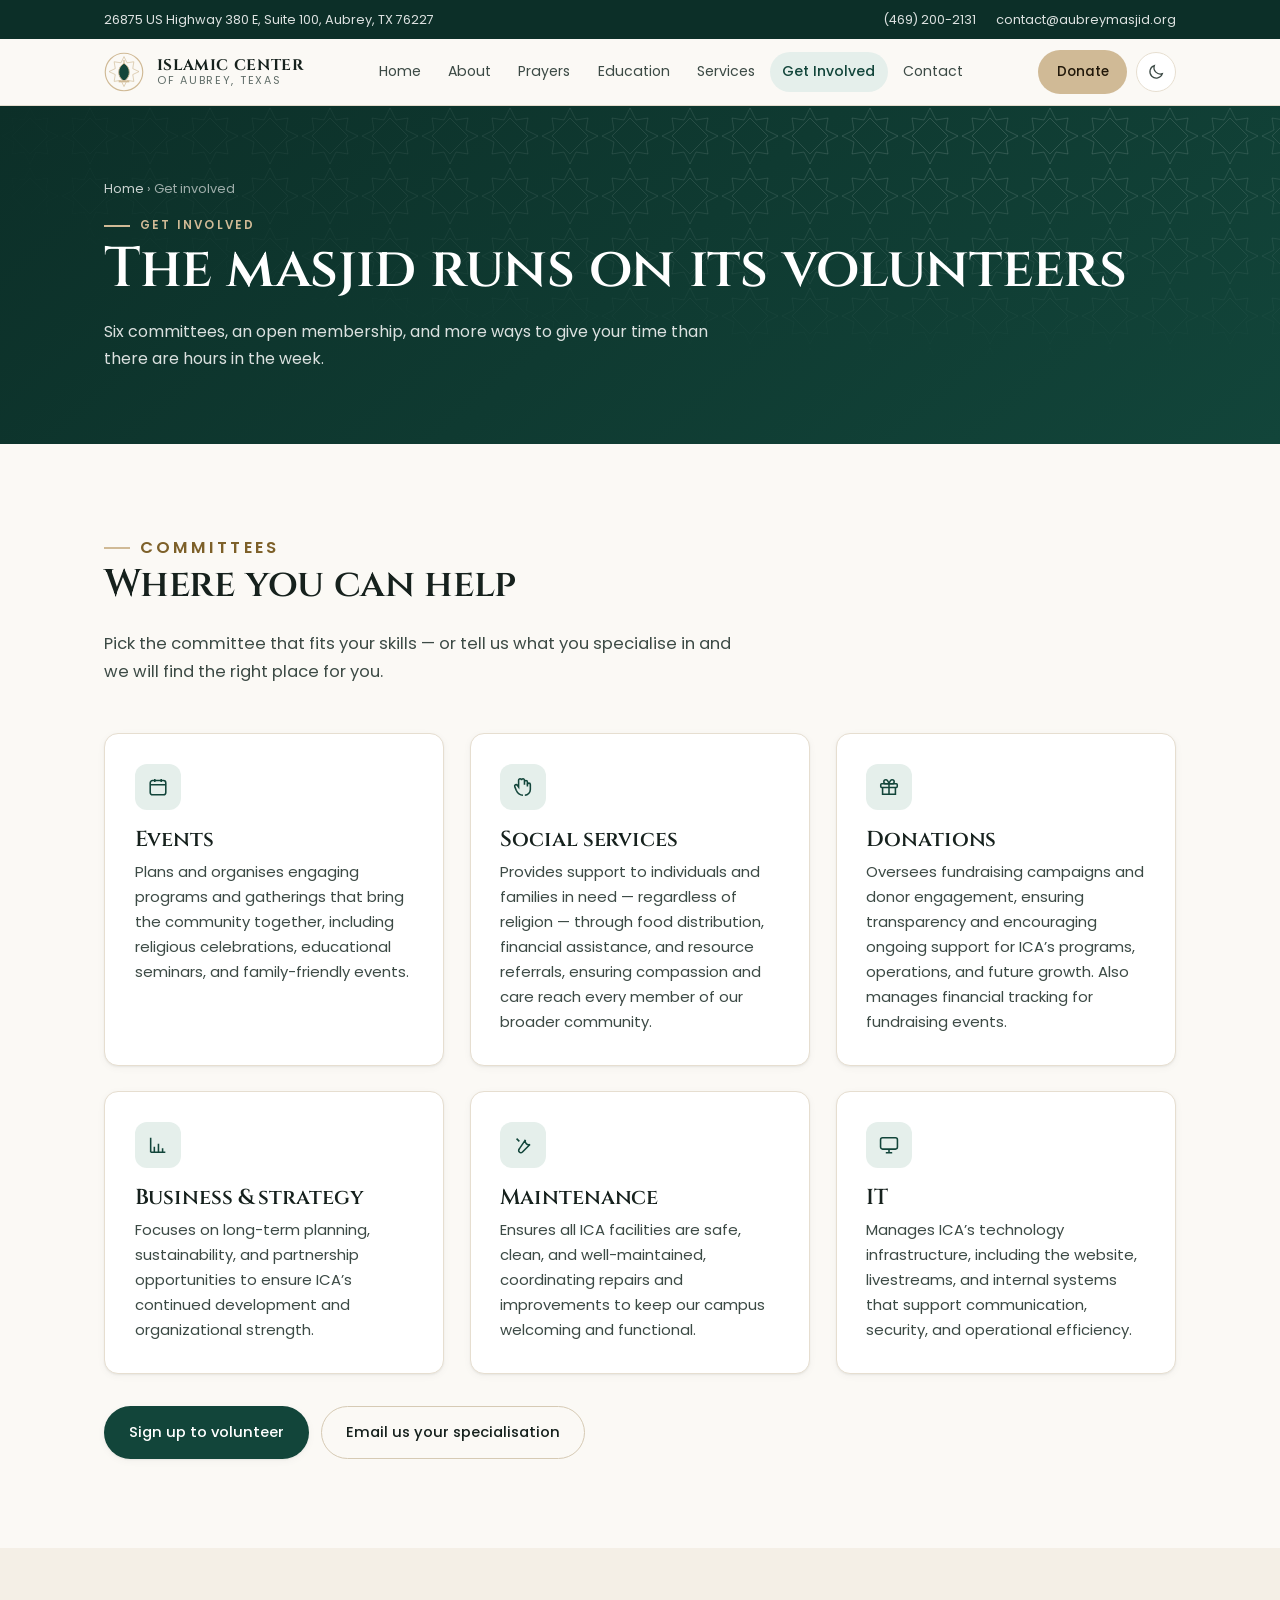
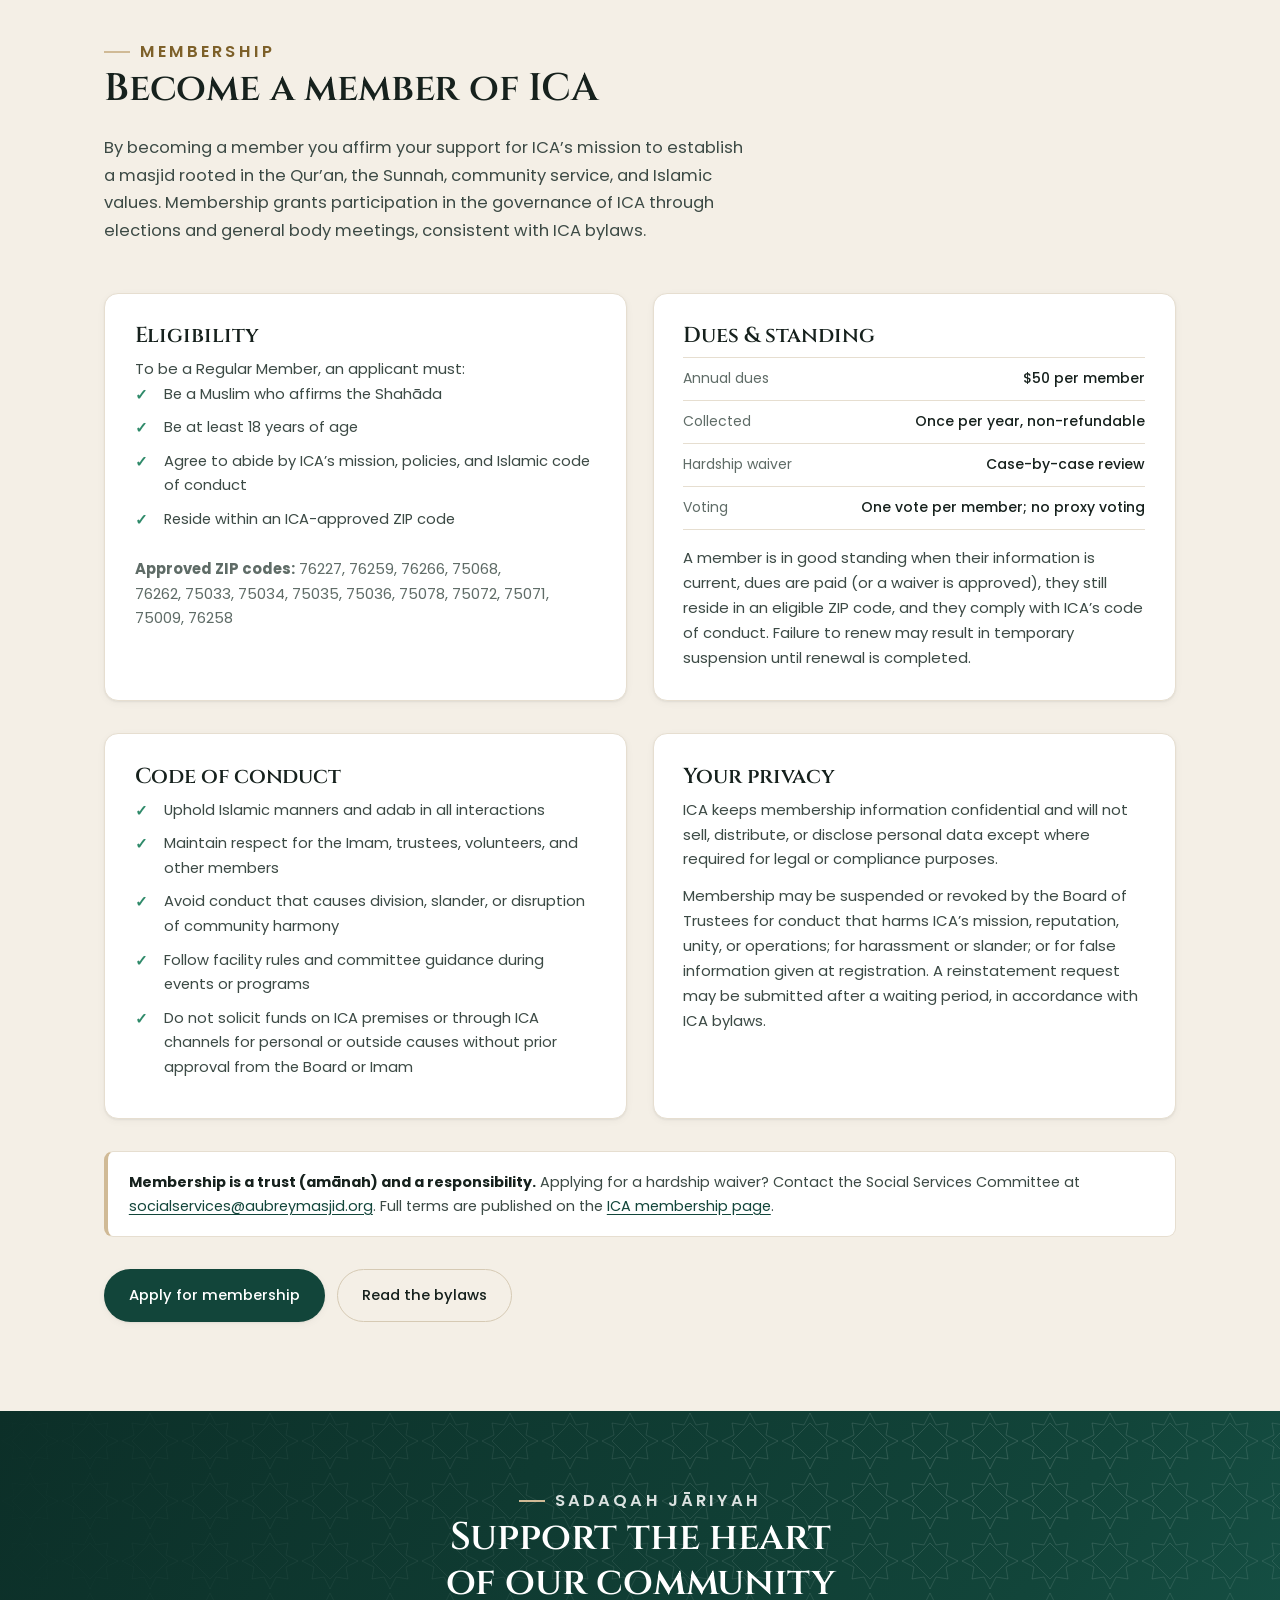
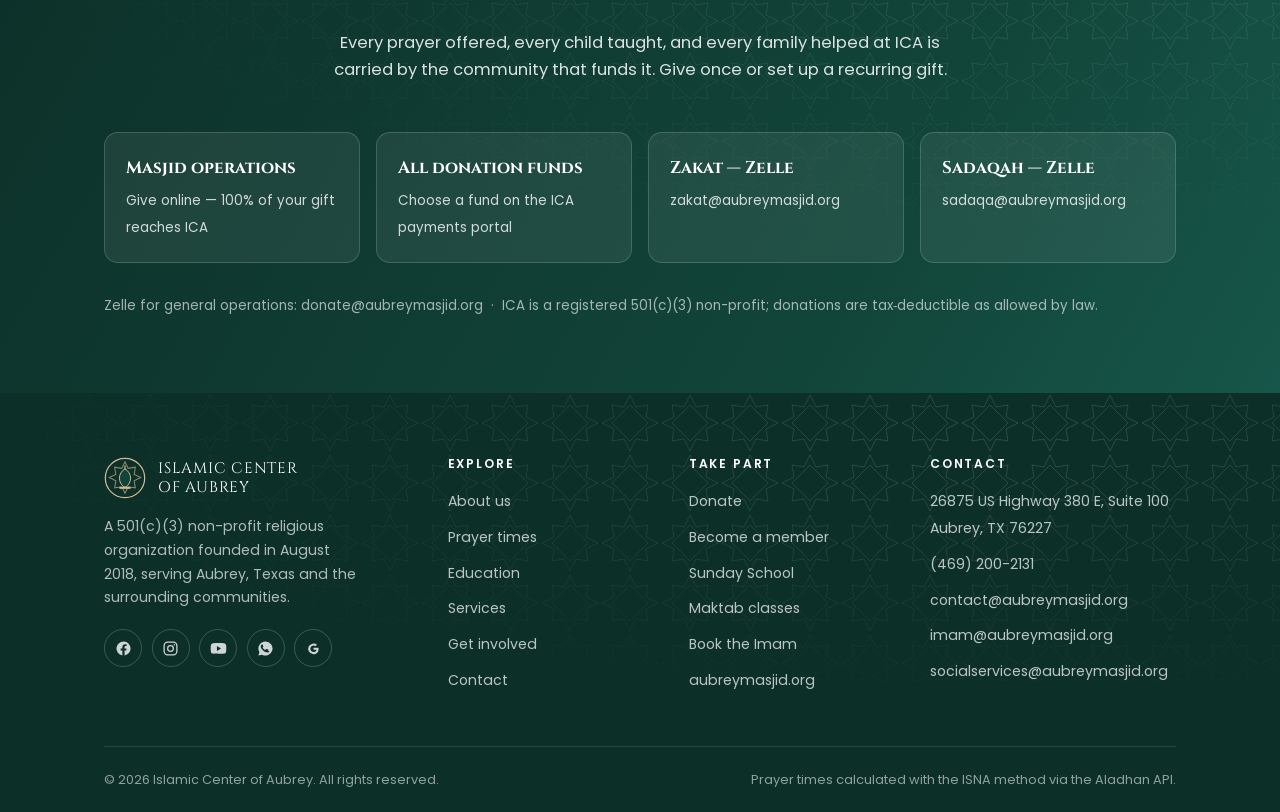
<file: get-involved.html>
<!doctype html>
<html lang="en">
<head>
<meta charset="utf-8">
<meta name="viewport" content="width=device-width, initial-scale=1">
<title>Get involved — volunteer & membership | Islamic Center of Aubrey</title>
<meta name="description" content="Join an ICA committee — events, social services, donations, business & strategy, maintenance, or IT — or become a voting member of the Islamic Center of Aubrey.">
<link rel="canonical" href="https://akaban01.github.io/Islamic-center-of-Aubrey/get-involved.html">
<meta property="og:type" content="website">
<meta property="og:site_name" content="Islamic Center of Aubrey">
<meta property="og:title" content="Get involved — volunteer & membership | Islamic Center of Aubrey">
<meta property="og:description" content="Join an ICA committee — events, social services, donations, business & strategy, maintenance, or IT — or become a voting member of the Islamic Center of Aubrey.">
<meta property="og:url" content="https://akaban01.github.io/Islamic-center-of-Aubrey/get-involved.html">
<meta name="twitter:card" content="summary">
<meta name="theme-color" content="#12453a">
<link rel="icon" href="assets/img/favicon.svg" type="image/svg+xml">
<link rel="apple-touch-icon" href="assets/img/favicon.svg">
<link rel="preconnect" href="https://fonts.googleapis.com">
<link rel="preconnect" href="https://fonts.gstatic.com" crossorigin>
<link rel="preconnect" href="https://api.aladhan.com">
<link href="https://fonts.googleapis.com/css2?family=Cinzel:wght@500;600;700&family=Poppins:wght@300;400;500;600&display=swap" rel="stylesheet">
<link rel="stylesheet" href="assets/css/site.css">
<script>(function(){try{var t=localStorage.getItem("ica-theme");if(t==="dark"||t==="light")document.documentElement.setAttribute("data-theme",t);}catch(e){}})();</script>
</head>
<body>
<a class="skip-link" href="#main">Skip to content</a>
<div class="topbar">
  <div class="wrap">
    <div class="topbar-links">
      <a href="https://www.google.com/maps/search/?api=1&query=26875+US+Highway+380+E+Suite+100+Aubrey+TX+76227" target="_blank" rel="noopener">26875 US Highway 380 E, Suite 100, Aubrey, TX 76227</a>
    </div>
    <div class="topbar-meta">
      <a href="tel:+14692002131">(469) 200-2131</a>
      <a href="mailto:contact@aubreymasjid.org">contact@aubreymasjid.org</a>
    </div>
  </div>
</div>

<header class="site-header">
  <div class="wrap">
    <a class="brand" href="index.html">
      <svg viewBox="0 0 48 48" aria-hidden="true" focusable="false">
  <circle cx="24" cy="24" r="22.5" fill="none" stroke="#d0ba96" stroke-width="1.4"/>
  <path d="M24 5.5 27.6 13l8.2-1.3-1.3 8.2 7.5 3.6-7.5 3.6 1.3 8.2-8.2-1.3L24 41.5 20.4 34l-8.2 1.3 1.3-8.2L6 23.5l7.5-3.6-1.3-8.2 8.2 1.3z"
        fill="none" stroke="#d0ba96" stroke-width="1.2" opacity=".65"/>
  <path d="M24 13.5c3.9 2.4 6.4 6.3 6.4 10.7 0 4-2 7.6-5.2 10h-2.4c-3.2-2.4-5.2-6-5.2-10 0-4.4 2.5-8.3 6.4-10.7z"
        fill="#12453a"/>
  <path d="M24 13.5c3.9 2.4 6.4 6.3 6.4 10.7 0 4-2 7.6-5.2 10h-2.4c-3.2-2.4-5.2-6-5.2-10 0-4.4 2.5-8.3 6.4-10.7z"
        fill="none" stroke="#d0ba96" stroke-width="1.1"/>
  <path d="M24 10.2v3.6" stroke="#d0ba96" stroke-width="1.4" stroke-linecap="round"/>
  <path d="M17.6 34.2h12.8v2.2H17.6z" fill="#d0ba96"/>
</svg>
      <span class="brand-text">
        <span class="brand-name">Islamic Center</span>
        <span class="brand-sub">of Aubrey, Texas</span>
      </span>
    </a>

    <nav class="nav" id="primary-nav" aria-label="Primary">
      <a href="index.html">Home</a><a href="about.html">About</a><a href="prayers.html">Prayers</a><a href="education.html">Education</a><a href="services.html">Services</a><a href="get-involved.html" aria-current="page">Get Involved</a><a href="contact.html">Contact</a>
    </nav>

    <div class="header-actions">
      <a class="btn btn-sand btn-sm hide-donate" href="https://www.zeffy.com/en-US/donation-form/support-the-heart-of-our-community-masjid-operations" target="_blank" rel="noopener">Donate</a>
      <button class="icon-btn" type="button" data-theme-toggle aria-label="Switch colour theme">
        <svg viewBox="0 0 24 24" fill="none" stroke="currentColor" stroke-width="1.7" aria-hidden="true"><path d="M20.5 14.2A8.4 8.4 0 0 1 9.8 3.5a8.5 8.5 0 1 0 10.7 10.7z"/></svg>
      </button>
      <button class="icon-btn nav-toggle" type="button" data-nav-toggle aria-expanded="false" aria-controls="primary-nav" aria-label="Open menu">
        <svg viewBox="0 0 24 24" fill="none" stroke="currentColor" stroke-width="1.8" stroke-linecap="round" aria-hidden="true"><path d="M4 7h16M4 12h16M4 17h16"/></svg>
      </button>
    </div>
  </div>
</header>
<div class="nav-backdrop" aria-hidden="true"></div>

<main id="main">
<section class="page-hero">
  <div class="hero-pattern" aria-hidden="true"></div>
  <div class="wrap">
    <nav class="crumbs" aria-label="Breadcrumb"><a href="index.html">Home</a> &rsaquo; Get involved</nav>
    <p class="eyebrow">Get involved</p>
    <h1>The masjid runs on its volunteers</h1>
    <p>Six committees, an open membership, and more ways to give your time than there are hours in the week.</p>
  </div>
</section>

<section>
  <div class="wrap">
    <div class="section-head">
      <p class="eyebrow">Committees</p>
      <h2>Where you can help</h2>
      <p>Pick the committee that fits your skills &mdash; or tell us what you specialise in and we will find the right place for you.</p>
    </div>

    <div class="grid g-3">
      <div class="card">
        <span class="card-icon" aria-hidden="true"><svg viewBox="0 0 24 24" fill="none" stroke="currentColor" stroke-width="1.7"><rect x="3.5" y="5" width="17" height="15.5" rx="2.5"/><path d="M3.5 9.6h17M8.5 3.2v3.4M15.5 3.2v3.4"/></svg></span>
        <h3>Events</h3>
        <p>Plans and organises engaging programs and gatherings that bring the community together, including religious celebrations, educational seminars, and family-friendly events.</p>
      </div>
      <div class="card">
        <span class="card-icon" aria-hidden="true"><svg viewBox="0 0 24 24" fill="none" stroke="currentColor" stroke-width="1.7"><path d="M12 21c-3 0-6-2.2-7.4-5.4L3 11.6a1.6 1.6 0 0 1 2.8-1.5l1.4 2V4.6a1.6 1.6 0 0 1 3.2 0M10.4 4.6a1.6 1.6 0 0 1 3.2 0v5M13.6 6.6a1.6 1.6 0 0 1 3.2 0v4.8"/><path d="M16.8 9.4a1.6 1.6 0 0 1 3.2 0v5.2c0 3.5-2.7 6.4-6 6.4"/></svg></span>
        <h3>Social services</h3>
        <p>Provides support to individuals and families in need &mdash; regardless of religion &mdash; through food distribution, financial assistance, and resource referrals, ensuring compassion and care reach every member of our broader community.</p>
      </div>
      <div class="card">
        <span class="card-icon" aria-hidden="true"><svg viewBox="0 0 24 24" fill="none" stroke="currentColor" stroke-width="1.7"><rect x="3" y="8.5" width="18" height="4" rx="1"/><path d="M5 12.5V20h14v-7.5M12 8.5V20"/><path d="M12 8.5S10.8 4 8.6 4a2.2 2.2 0 0 0 0 4.5zM12 8.5S13.2 4 15.4 4a2.2 2.2 0 0 1 0 4.5z"/></svg></span>
        <h3>Donations</h3>
        <p>Oversees fundraising campaigns and donor engagement, ensuring transparency and encouraging ongoing support for ICA&rsquo;s programs, operations, and future growth. Also manages financial tracking for fundraising events.</p>
      </div>
      <div class="card">
        <span class="card-icon" aria-hidden="true"><svg viewBox="0 0 24 24" fill="none" stroke="currentColor" stroke-width="1.7"><path d="M4 20V4M4 20h16M8 20v-6M12.5 20v-9.5M17 20v-4.5"/></svg></span>
        <h3>Business &amp; strategy</h3>
        <p>Focuses on long-term planning, sustainability, and partnership opportunities to ensure ICA&rsquo;s continued development and organizational strength.</p>
      </div>
      <div class="card">
        <span class="card-icon" aria-hidden="true"><svg viewBox="0 0 24 24" fill="none" stroke="currentColor" stroke-width="1.7"><path d="M14.6 6.4a3.9 3.9 0 0 0 5 5l-8.2 8.2a2.4 2.4 0 0 1-3.4-3.4z"/><path d="m5 5 3 3"/></svg></span>
        <h3>Maintenance</h3>
        <p>Ensures all ICA facilities are safe, clean, and well-maintained, coordinating repairs and improvements to keep our campus welcoming and functional.</p>
      </div>
      <div class="card">
        <span class="card-icon" aria-hidden="true"><svg viewBox="0 0 24 24" fill="none" stroke="currentColor" stroke-width="1.7"><rect x="2.8" y="4" width="18.4" height="12.5" rx="2.2"/><path d="M8.5 20.5h7M12 16.5v4"/></svg></span>
        <h3>IT</h3>
        <p>Manages ICA&rsquo;s technology infrastructure, including the website, livestreams, and internal systems that support communication, security, and operational efficiency.</p>
      </div>
    </div>

    <div class="btn-row mt-2">
      <a class="btn btn-primary" href="https://www.aubreymasjid.org/get-involved/" target="_blank" rel="noopener">Sign up to volunteer</a>
      <a class="btn btn-ghost" href="mailto:contact@aubreymasjid.org">Email us your specialisation</a>
    </div>
  </div>
</section>

<section class="bg-alt" id="membership">
  <div class="wrap">
    <div class="section-head">
      <p class="eyebrow">Membership</p>
      <h2>Become a member of ICA</h2>
      <p>By becoming a member you affirm your support for ICA&rsquo;s mission to establish a masjid rooted in the Qur&rsquo;an, the Sunnah, community service, and Islamic values. Membership grants participation in the governance of ICA through elections and general body meetings, consistent with ICA bylaws.</p>
    </div>

    <div class="grid g-2">
      <div class="card">
        <h3>Eligibility</h3>
        <p>To be a Regular Member, an applicant must:</p>
        <ul class="check-list mb-0">
          <li>Be a Muslim who affirms the Shah&#257;da</li>
          <li>Be at least 18 years of age</li>
          <li>Agree to abide by ICA&rsquo;s mission, policies, and Islamic code of conduct</li>
          <li>Reside within an ICA-approved ZIP code</li>
        </ul>
        <p class="muted mt-1 mb-0"><strong>Approved ZIP codes:</strong> 76227, 76259, 76266, 75068, 76262, 75033, 75034, 75035, 75036, 75078, 75072, 75071, 75009, 76258</p>
      </div>

      <div class="card">
        <h3>Dues &amp; standing</h3>
        <dl class="meta-list" style="margin-top:0;">
          <div><dt>Annual dues</dt><dd>$50 per member</dd></div>
          <div><dt>Collected</dt><dd>Once per year, non-refundable</dd></div>
          <div><dt>Hardship waiver</dt><dd>Case-by-case review</dd></div>
          <div><dt>Voting</dt><dd>One vote per member; no proxy voting</dd></div>
        </dl>
        <p class="mt-1 mb-0">A member is in good standing when their information is current, dues are paid (or a waiver is approved), they still reside in an eligible ZIP code, and they comply with ICA&rsquo;s code of conduct. Failure to renew may result in temporary suspension until renewal is completed.</p>
      </div>
    </div>

    <div class="grid g-2 mt-2">
      <div class="card">
        <h3>Code of conduct</h3>
        <ul class="check-list mb-0">
          <li>Uphold Islamic manners and adab in all interactions</li>
          <li>Maintain respect for the Imam, trustees, volunteers, and other members</li>
          <li>Avoid conduct that causes division, slander, or disruption of community harmony</li>
          <li>Follow facility rules and committee guidance during events or programs</li>
          <li>Do not solicit funds on ICA premises or through ICA channels for personal or outside causes without prior approval from the Board or Imam</li>
        </ul>
      </div>
      <div class="card">
        <h3>Your privacy</h3>
        <p>ICA keeps membership information confidential and will not sell, distribute, or disclose personal data except where required for legal or compliance purposes.</p>
        <p class="mb-0">Membership may be suspended or revoked by the Board of Trustees for conduct that harms ICA&rsquo;s mission, reputation, unity, or operations; for harassment or slander; or for false information given at registration. A reinstatement request may be submitted after a waiting period, in accordance with ICA bylaws.</p>
      </div>
    </div>

    <div class="notice mt-2">
      <p><strong>Membership is a trust (am&#257;nah) and a responsibility.</strong> Applying for a hardship waiver? Contact the Social Services Committee at <a href="mailto:socialservices@aubreymasjid.org">socialservices@aubreymasjid.org</a>. Full terms are published on the <a href="https://www.aubreymasjid.org/membership/" target="_blank" rel="noopener">ICA membership page</a>.</p>
    </div>

    <div class="btn-row mt-2">
      <a class="btn btn-primary" href="https://www.zeffy.com/en-US/ticketing/islamic-center-of-aubrey-membership" target="_blank" rel="noopener">Apply for membership</a>
      <a class="btn btn-ghost" href="https://www.aubreymasjid.org/bylaws/" target="_blank" rel="noopener">Read the bylaws</a>
    </div>
  </div>
</section>

<section class="cta-band">
  <div class="hero-pattern" aria-hidden="true"></div>
  <div class="wrap">
    <div class="section-head center" style="max-width:660px;">
      <p class="eyebrow center">Sadaqah jāriyah</p>
      <h2>Support the heart of our community</h2>
      <p>Every prayer offered, every child taught, and every family helped at ICA is carried by the community that funds it. Give once or set up a recurring gift.</p>
    </div>

    <div class="donate-grid">
      <a class="donate-card" href="https://www.zeffy.com/en-US/donation-form/support-the-heart-of-our-community-masjid-operations" target="_blank" rel="noopener">
        <b>Masjid operations</b>
        <span>Give online &mdash; 100% of your gift reaches ICA</span>
      </a>
      <a class="donate-card" href="https://payments.madinaapps.com/aubreymasjid/all" target="_blank" rel="noopener">
        <b>All donation funds</b>
        <span>Choose a fund on the ICA payments portal</span>
      </a>
      <a class="donate-card" href="mailto:zakat@aubreymasjid.org">
        <b>Zakat &mdash; Zelle</b>
        <span>zakat@aubreymasjid.org</span>
      </a>
      <a class="donate-card" href="mailto:sadaqa@aubreymasjid.org">
        <b>Sadaqah &mdash; Zelle</b>
        <span>sadaqa@aubreymasjid.org</span>
      </a>
    </div>
    <p class="mt-2" style="font-size:.84rem;color:rgba(255,255,255,.62);margin-bottom:0;">
      Zelle for general operations: donate@aubreymasjid.org &nbsp;&middot;&nbsp; ICA is a registered 501(c)(3) non-profit; donations are tax&#8209;deductible as allowed by law.
    </p>
  </div>
</section>

</main>

<footer class="site-footer">
  <div class="hero-pattern" aria-hidden="true"></div>
  <div class="wrap">
    <div class="footer-grid">
      <div>
        <div class="footer-brand">
          <svg viewBox="0 0 48 48" aria-hidden="true" focusable="false">
  <circle cx="24" cy="24" r="22.5" fill="none" stroke="#d0ba96" stroke-width="1.4"/>
  <path d="M24 5.5 27.6 13l8.2-1.3-1.3 8.2 7.5 3.6-7.5 3.6 1.3 8.2-8.2-1.3L24 41.5 20.4 34l-8.2 1.3 1.3-8.2L6 23.5l7.5-3.6-1.3-8.2 8.2 1.3z"
        fill="none" stroke="#d0ba96" stroke-width="1.2" opacity=".65"/>
  <path d="M24 13.5c3.9 2.4 6.4 6.3 6.4 10.7 0 4-2 7.6-5.2 10h-2.4c-3.2-2.4-5.2-6-5.2-10 0-4.4 2.5-8.3 6.4-10.7z"
        fill="#12453a"/>
  <path d="M24 13.5c3.9 2.4 6.4 6.3 6.4 10.7 0 4-2 7.6-5.2 10h-2.4c-3.2-2.4-5.2-6-5.2-10 0-4.4 2.5-8.3 6.4-10.7z"
        fill="none" stroke="#d0ba96" stroke-width="1.1"/>
  <path d="M24 10.2v3.6" stroke="#d0ba96" stroke-width="1.4" stroke-linecap="round"/>
  <path d="M17.6 34.2h12.8v2.2H17.6z" fill="#d0ba96"/>
</svg>
          <span>Islamic Center<br>of Aubrey</span>
        </div>
        <p>A 501(c)(3) non-profit religious organization founded in August 2018, serving Aubrey, Texas and the surrounding communities.</p>
        <div class="socials">
          <a href="https://www.facebook.com/islamiccenterofaubrey/" target="_blank" rel="noopener" aria-label="Facebook"><svg viewBox="0 0 24 24" fill="currentColor"><path d="M22 12a10 10 0 1 0-11.6 9.9v-7h-2.5V12h2.5V9.8c0-2.5 1.5-3.9 3.8-3.9 1.1 0 2.2.2 2.2.2v2.5h-1.3c-1.2 0-1.6.8-1.6 1.6V12h2.8l-.4 2.9h-2.4v7A10 10 0 0 0 22 12z"/></svg></a>
          <a href="https://www.instagram.com/islamiccenterofaubrey/" target="_blank" rel="noopener" aria-label="Instagram"><svg viewBox="0 0 24 24" fill="none" stroke="currentColor" stroke-width="1.8"><rect x="3" y="3" width="18" height="18" rx="5"/><circle cx="12" cy="12" r="4"/><circle cx="17.4" cy="6.6" r="1.1" fill="currentColor" stroke="none"/></svg></a>
          <a href="https://www.youtube.com/channel/UCGAPGRySCEb891dttJAEskg" target="_blank" rel="noopener" aria-label="YouTube"><svg viewBox="0 0 24 24" fill="currentColor"><path d="M23 12s0-3.5-.45-5.2a2.9 2.9 0 0 0-2-2C18.8 4.3 12 4.3 12 4.3s-6.8 0-8.55.5a2.9 2.9 0 0 0-2 2C1 8.5 1 12 1 12s0 3.5.45 5.2a2.9 2.9 0 0 0 2 2c1.75.5 8.55.5 8.55.5s6.8 0 8.55-.5a2.9 2.9 0 0 0 2-2C23 15.5 23 12 23 12zM9.8 15.4V8.6l5.7 3.4z"/></svg></a>
          <a href="https://chat.whatsapp.com/HEF8OsVXUEU65dD7Cazsa9" target="_blank" rel="noopener" aria-label="WhatsApp community"><svg viewBox="0 0 24 24" fill="currentColor"><path d="M12 2a10 10 0 0 0-8.6 15.1L2 22l5-1.3A10 10 0 1 0 12 2zm5.5 14.1c-.2.7-1.4 1.3-2 1.4-.5.1-1.2.1-1.9-.1-.4-.1-1-.3-1.8-.6-3.1-1.3-5.1-4.4-5.3-4.6-.1-.2-1.2-1.6-1.2-3.1S6 7 6.3 6.7c.2-.3.5-.4.7-.4h.5c.2 0 .4 0 .6.5l.8 2c.1.2.1.4 0 .5l-.3.5-.4.4c-.1.1-.3.3-.1.6.1.3.6 1.1 1.4 1.8 1 .9 1.8 1.1 2 1.2.3.1.4.1.6-.1l.8-1c.2-.2.4-.2.6-.1l2 .9c.2.1.4.2.4.3.1.1.1.6-.1 1.3z"/></svg></a>
          <a href="https://g.co/kgs/wvjCQM" target="_blank" rel="noopener" aria-label="Google listing"><svg viewBox="0 0 24 24" fill="currentColor"><path d="M12 11v2.9h4.1a3.6 3.6 0 0 1-1.5 2.4l2.4 1.9c1.4-1.3 2.2-3.2 2.2-5.5 0-.6-.05-1.1-.15-1.7zM12 20c2 0 3.7-.7 4.9-1.8l-2.4-1.9c-.7.5-1.5.7-2.5.7-1.9 0-3.6-1.3-4.2-3.1l-2.5 2A8 8 0 0 0 12 20zM7.8 13.9a4.8 4.8 0 0 1 0-3.1l-2.5-2a8 8 0 0 0 0 7.1zM12 7.6c1.1 0 2 .4 2.8 1.1l2.1-2.1A8 8 0 0 0 5.3 8.8l2.5 2C8.4 8.9 10.1 7.6 12 7.6z"/></svg></a>
        </div>
      </div>

      <div>
        <h4>Explore</h4>
        <ul>
          <li><a href="about.html">About us</a></li>
          <li><a href="prayers.html">Prayer times</a></li>
          <li><a href="education.html">Education</a></li>
          <li><a href="services.html">Services</a></li>
          <li><a href="get-involved.html">Get involved</a></li>
          <li><a href="contact.html">Contact</a></li>
        </ul>
      </div>

      <div>
        <h4>Take part</h4>
        <ul>
          <li><a href="https://www.zeffy.com/en-US/donation-form/support-the-heart-of-our-community-masjid-operations" target="_blank" rel="noopener">Donate</a></li>
          <li><a href="https://www.zeffy.com/en-US/ticketing/islamic-center-of-aubrey-membership" target="_blank" rel="noopener">Become a member</a></li>
          <li><a href="https://www.zeffy.com/en-US/ticketing/sunday-school-registration-2026--27" target="_blank" rel="noopener">Sunday School</a></li>
          <li><a href="https://members.madinaapps.com/clients/aubreymasjid/login" target="_blank" rel="noopener">Maktab classes</a></li>
          <li><a href="https://calendar.google.com/calendar/u/0/appointments/schedules/AcZssZ1vyZ14hAjx7pWUwDFOljRnfzx2_JsqoE2xHkdZ8RWz4Cv1REC_RWvI3e70kkAF7JAa46skmWee" target="_blank" rel="noopener">Book the Imam</a></li>
          <li><a href="https://www.aubreymasjid.org/" target="_blank" rel="noopener">aubreymasjid.org</a></li>
        </ul>
      </div>

      <div>
        <h4>Contact</h4>
        <ul>
          <li><a href="https://www.google.com/maps/search/?api=1&query=26875+US+Highway+380+E+Suite+100+Aubrey+TX+76227" target="_blank" rel="noopener">26875 US Highway 380 E, Suite 100<br>Aubrey, TX 76227</a></li>
          <li><a href="tel:+14692002131">(469) 200-2131</a></li>
          <li><a href="mailto:contact@aubreymasjid.org">contact@aubreymasjid.org</a></li>
          <li><a href="mailto:imam@aubreymasjid.org">imam@aubreymasjid.org</a></li>
          <li><a href="mailto:socialservices@aubreymasjid.org">socialservices@aubreymasjid.org</a></li>
        </ul>
      </div>
    </div>

    <div class="footer-bottom">
      <span>&copy; <span data-year>2026</span> Islamic Center of Aubrey. All rights reserved.</span>
      <span>Prayer times calculated with the ISNA method via the Aladhan API.</span>
    </div>
  </div>
</footer>

<script src="assets/js/site.js" defer></script>
</body>
</html>
</file>
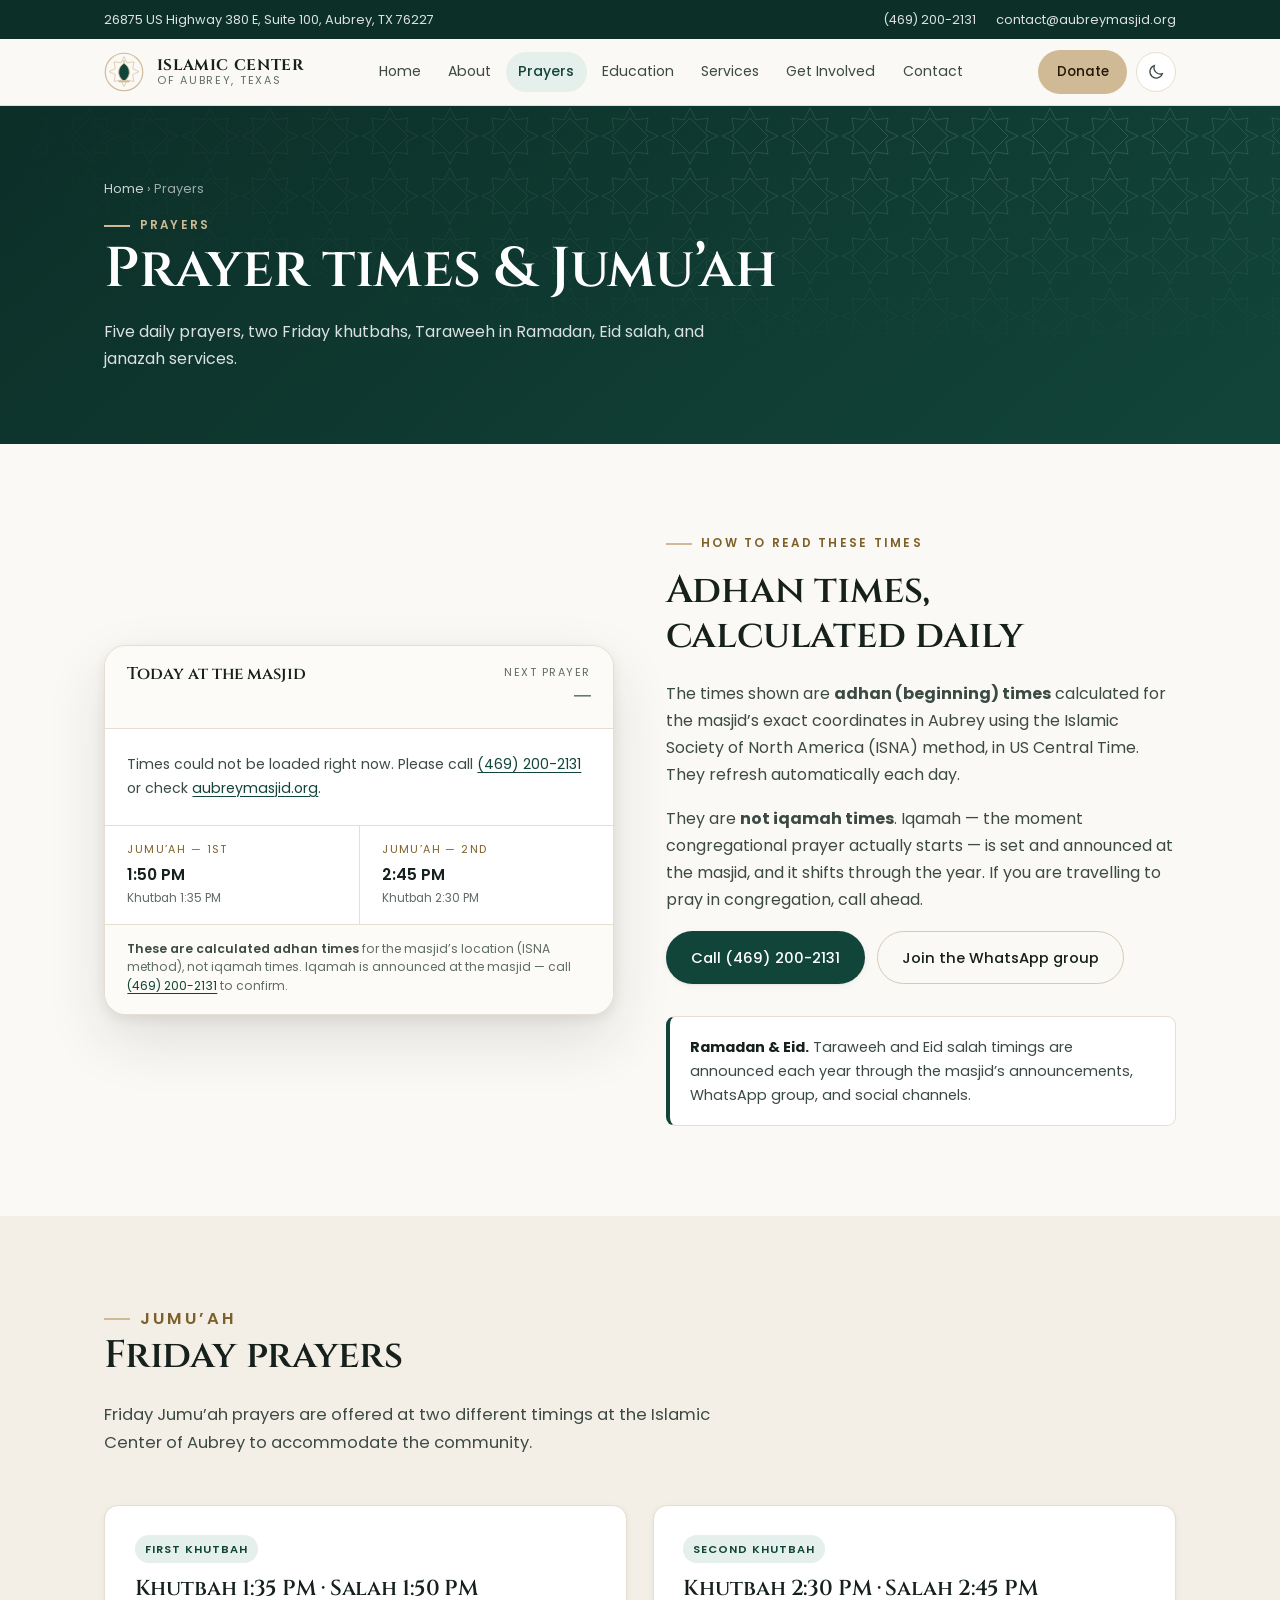
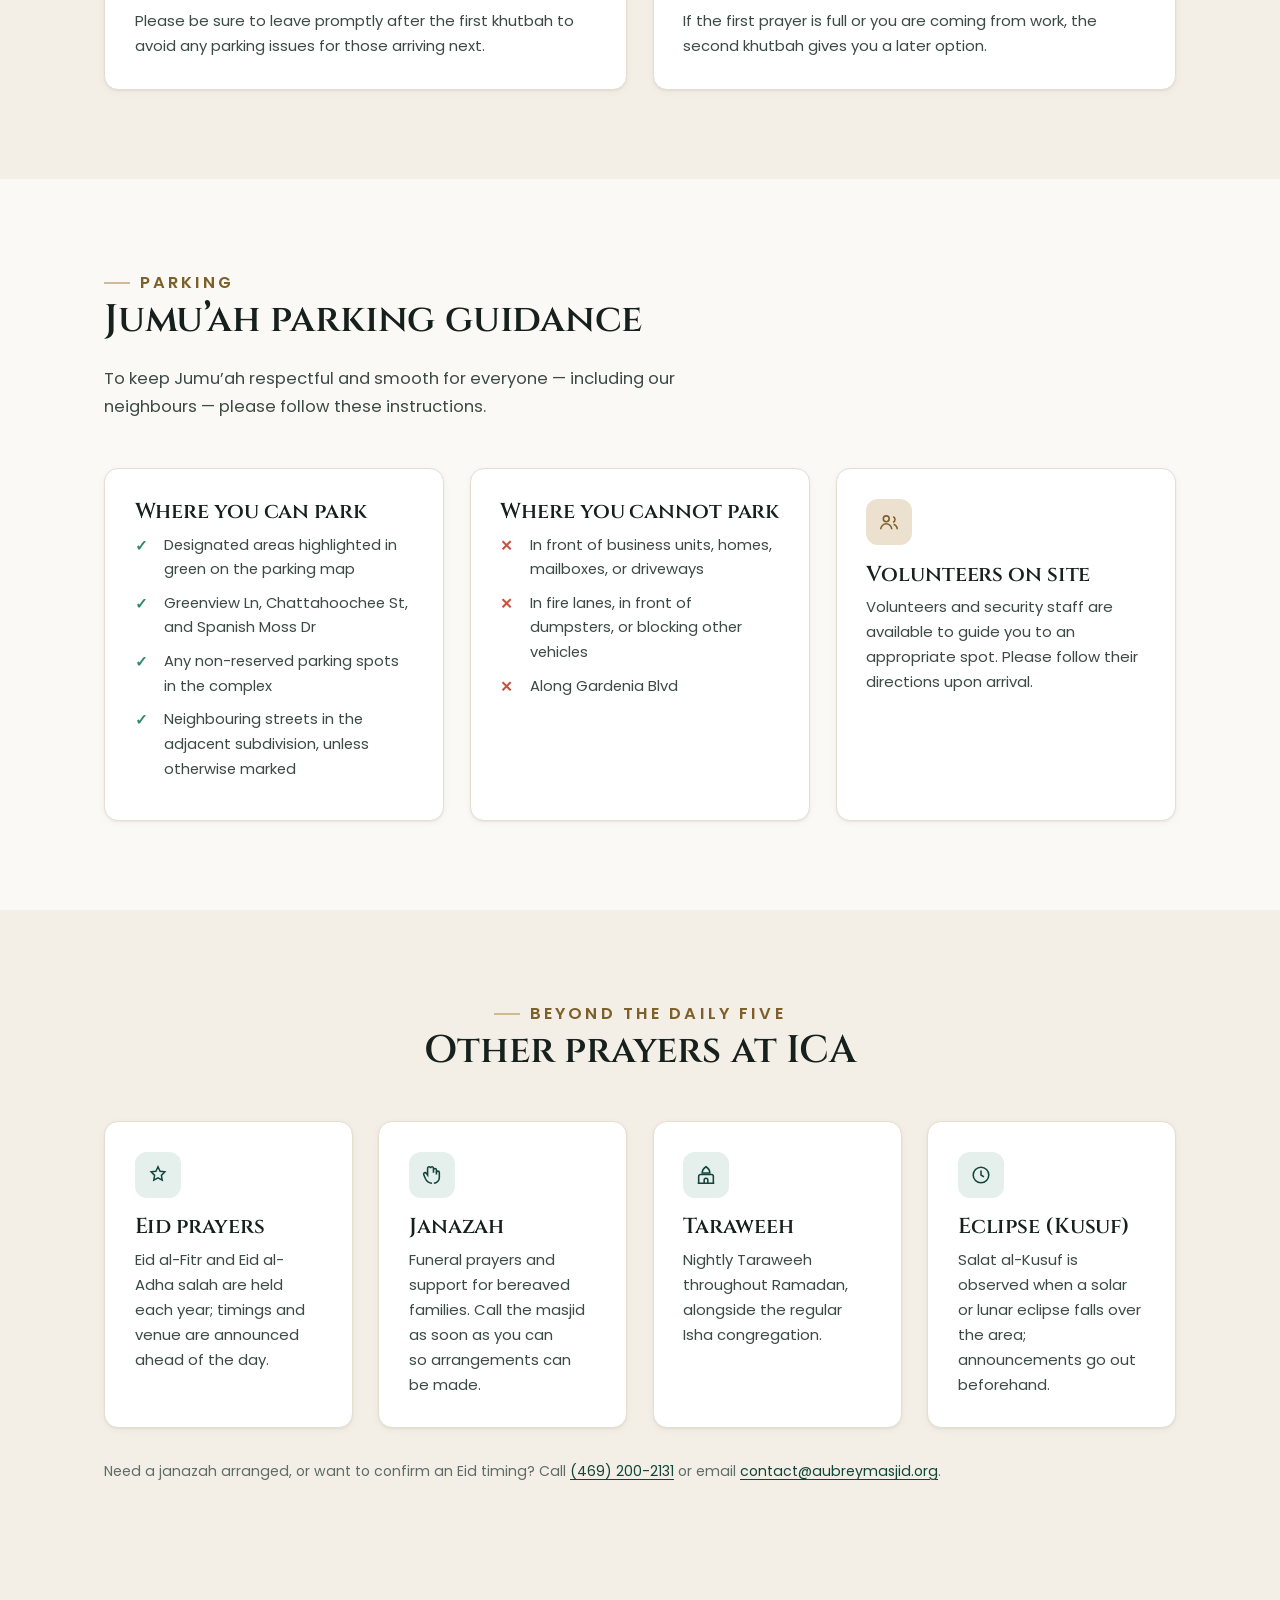
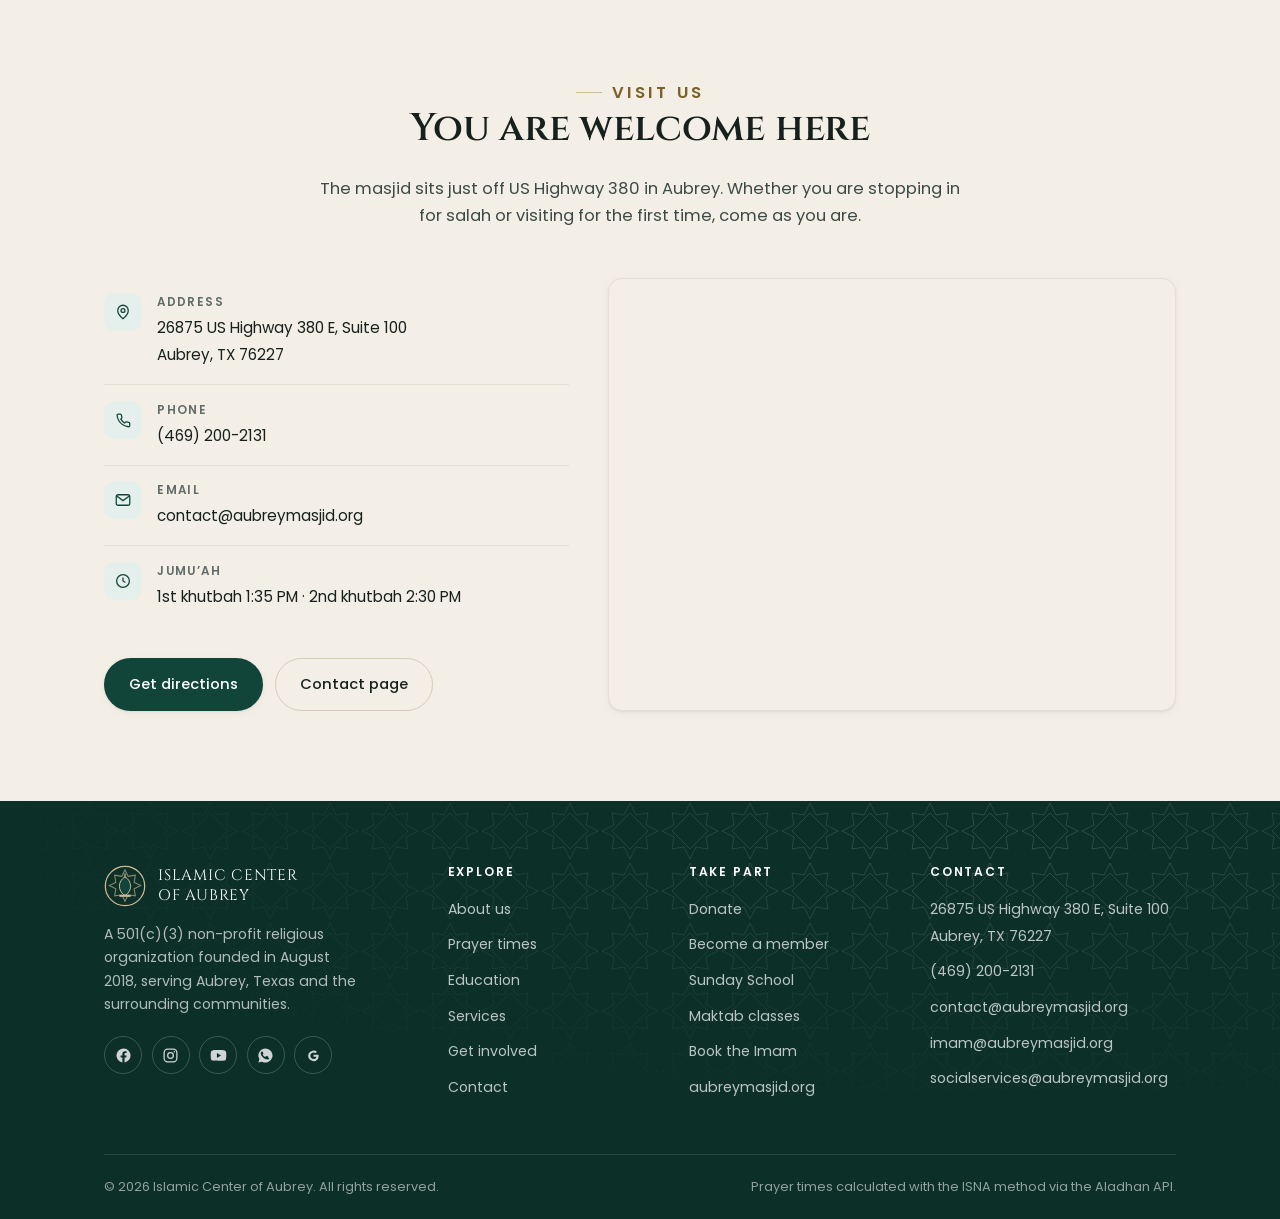
<file: prayers.html>
<!doctype html>
<html lang="en">
<head>
<meta charset="utf-8">
<meta name="viewport" content="width=device-width, initial-scale=1">
<title>Prayer times & Jumu'ah — Islamic Center of Aubrey</title>
<meta name="description" content="Daily prayer times for the Islamic Center of Aubrey, plus Friday Jumu'ah timings (1:35 PM and 2:30 PM khutbahs), parking guidance, Eid, Taraweeh, and janazah.">
<link rel="canonical" href="https://akaban01.github.io/Islamic-center-of-Aubrey/prayers.html">
<meta property="og:type" content="website">
<meta property="og:site_name" content="Islamic Center of Aubrey">
<meta property="og:title" content="Prayer times & Jumu'ah — Islamic Center of Aubrey">
<meta property="og:description" content="Daily prayer times for the Islamic Center of Aubrey, plus Friday Jumu'ah timings (1:35 PM and 2:30 PM khutbahs), parking guidance, Eid, Taraweeh, and janazah.">
<meta property="og:url" content="https://akaban01.github.io/Islamic-center-of-Aubrey/prayers.html">
<meta name="twitter:card" content="summary">
<meta name="theme-color" content="#12453a">
<link rel="icon" href="assets/img/favicon.svg" type="image/svg+xml">
<link rel="apple-touch-icon" href="assets/img/favicon.svg">
<link rel="preconnect" href="https://fonts.googleapis.com">
<link rel="preconnect" href="https://fonts.gstatic.com" crossorigin>
<link rel="preconnect" href="https://api.aladhan.com">
<link href="https://fonts.googleapis.com/css2?family=Cinzel:wght@500;600;700&family=Poppins:wght@300;400;500;600&display=swap" rel="stylesheet">
<link rel="stylesheet" href="assets/css/site.css">
<script>(function(){try{var t=localStorage.getItem("ica-theme");if(t==="dark"||t==="light")document.documentElement.setAttribute("data-theme",t);}catch(e){}})();</script>
</head>
<body>
<a class="skip-link" href="#main">Skip to content</a>
<div class="topbar">
  <div class="wrap">
    <div class="topbar-links">
      <a href="https://www.google.com/maps/search/?api=1&query=26875+US+Highway+380+E+Suite+100+Aubrey+TX+76227" target="_blank" rel="noopener">26875 US Highway 380 E, Suite 100, Aubrey, TX 76227</a>
    </div>
    <div class="topbar-meta">
      <a href="tel:+14692002131">(469) 200-2131</a>
      <a href="mailto:contact@aubreymasjid.org">contact@aubreymasjid.org</a>
    </div>
  </div>
</div>

<header class="site-header">
  <div class="wrap">
    <a class="brand" href="index.html">
      <svg viewBox="0 0 48 48" aria-hidden="true" focusable="false">
  <circle cx="24" cy="24" r="22.5" fill="none" stroke="#d0ba96" stroke-width="1.4"/>
  <path d="M24 5.5 27.6 13l8.2-1.3-1.3 8.2 7.5 3.6-7.5 3.6 1.3 8.2-8.2-1.3L24 41.5 20.4 34l-8.2 1.3 1.3-8.2L6 23.5l7.5-3.6-1.3-8.2 8.2 1.3z"
        fill="none" stroke="#d0ba96" stroke-width="1.2" opacity=".65"/>
  <path d="M24 13.5c3.9 2.4 6.4 6.3 6.4 10.7 0 4-2 7.6-5.2 10h-2.4c-3.2-2.4-5.2-6-5.2-10 0-4.4 2.5-8.3 6.4-10.7z"
        fill="#12453a"/>
  <path d="M24 13.5c3.9 2.4 6.4 6.3 6.4 10.7 0 4-2 7.6-5.2 10h-2.4c-3.2-2.4-5.2-6-5.2-10 0-4.4 2.5-8.3 6.4-10.7z"
        fill="none" stroke="#d0ba96" stroke-width="1.1"/>
  <path d="M24 10.2v3.6" stroke="#d0ba96" stroke-width="1.4" stroke-linecap="round"/>
  <path d="M17.6 34.2h12.8v2.2H17.6z" fill="#d0ba96"/>
</svg>
      <span class="brand-text">
        <span class="brand-name">Islamic Center</span>
        <span class="brand-sub">of Aubrey, Texas</span>
      </span>
    </a>

    <nav class="nav" id="primary-nav" aria-label="Primary">
      <a href="index.html">Home</a><a href="about.html">About</a><a href="prayers.html" aria-current="page">Prayers</a><a href="education.html">Education</a><a href="services.html">Services</a><a href="get-involved.html">Get Involved</a><a href="contact.html">Contact</a>
    </nav>

    <div class="header-actions">
      <a class="btn btn-sand btn-sm hide-donate" href="https://www.zeffy.com/en-US/donation-form/support-the-heart-of-our-community-masjid-operations" target="_blank" rel="noopener">Donate</a>
      <button class="icon-btn" type="button" data-theme-toggle aria-label="Switch colour theme">
        <svg viewBox="0 0 24 24" fill="none" stroke="currentColor" stroke-width="1.7" aria-hidden="true"><path d="M20.5 14.2A8.4 8.4 0 0 1 9.8 3.5a8.5 8.5 0 1 0 10.7 10.7z"/></svg>
      </button>
      <button class="icon-btn nav-toggle" type="button" data-nav-toggle aria-expanded="false" aria-controls="primary-nav" aria-label="Open menu">
        <svg viewBox="0 0 24 24" fill="none" stroke="currentColor" stroke-width="1.8" stroke-linecap="round" aria-hidden="true"><path d="M4 7h16M4 12h16M4 17h16"/></svg>
      </button>
    </div>
  </div>
</header>
<div class="nav-backdrop" aria-hidden="true"></div>

<main id="main">
<section class="page-hero">
  <div class="hero-pattern" aria-hidden="true"></div>
  <div class="wrap">
    <nav class="crumbs" aria-label="Breadcrumb"><a href="index.html">Home</a> &rsaquo; Prayers</nav>
    <p class="eyebrow">Prayers</p>
    <h1>Prayer times &amp; Jumu&rsquo;ah</h1>
    <p>Five daily prayers, two Friday khutbahs, Taraweeh in Ramadan, Eid salah, and janazah services.</p>
  </div>
</section>

<section>
  <div class="wrap">
    <div class="split">
      <div>
        <div class="prayer-card" data-prayer-widget>
  <div class="prayer-card__head">
    <div>
      <h3>Today at the masjid</h3>
      <p class="prayer-card__date"><span data-prayer-date>&nbsp;</span><br><span class="prayer-card__hijri" data-prayer-hijri></span></p>
    </div>
    <div class="countdown">
      <span class="countdown-label">Next prayer</span>
      <span class="countdown-value" data-countdown-value>—</span>
      <span class="countdown-name" data-countdown-name></span>
    </div>
  </div>

  <p data-prayer-loading style="padding:1.5rem 1.4rem;margin:0;font-size:.9rem;">Loading today&rsquo;s times&hellip;</p>

  <p data-prayer-error hidden style="padding:1.5rem 1.4rem;margin:0;font-size:.88rem;">
    Times could not be loaded right now. Please call
    <a href="tel:+14692002131">(469) 200-2131</a> or check
    <a href="https://www.aubreymasjid.org/" target="_blank" rel="noopener">aubreymasjid.org</a>.
  </p>

  <ul class="prayer-rows" data-prayer-rows hidden></ul>

  <div class="jumuah-strip">
    <div>
      <span>Jumu&rsquo;ah &mdash; 1st</span>
      <b>1:50 PM</b>
      <small>Khutbah 1:35 PM</small>
    </div>
    <div>
      <span>Jumu&rsquo;ah &mdash; 2nd</span>
      <b>2:45 PM</b>
      <small>Khutbah 2:30 PM</small>
    </div>
  </div>

  <div class="prayer-card__foot">
    <strong>These are calculated adhan times</strong> for the masjid&rsquo;s location (ISNA method), not iqamah times.
    Iqamah is announced at the masjid &mdash; call <a href="tel:+14692002131">(469) 200-2131</a> to confirm.
  </div>
</div>
      </div>
      <div>
        <p class="eyebrow">How to read these times</p>
        <h2>Adhan times, calculated daily</h2>
        <p>The times shown are <strong>adhan (beginning) times</strong> calculated for the masjid&rsquo;s exact coordinates in Aubrey using the Islamic Society of North America (ISNA) method, in US Central Time. They refresh automatically each day.</p>
        <p>They are <strong>not iqamah times</strong>. Iqamah &mdash; the moment congregational prayer actually starts &mdash; is set and announced at the masjid, and it shifts through the year. If you are travelling to pray in congregation, call ahead.</p>
        <div class="btn-row">
          <a class="btn btn-primary" href="tel:+14692002131">Call (469) 200-2131</a>
          <a class="btn btn-ghost" href="https://chat.whatsapp.com/HEF8OsVXUEU65dD7Cazsa9" target="_blank" rel="noopener">Join the WhatsApp group</a>
        </div>
        <div class="notice mt-2 green">
          <p><strong>Ramadan &amp; Eid.</strong> Taraweeh and Eid salah timings are announced each year through the masjid&rsquo;s announcements, WhatsApp group, and social channels.</p>
        </div>
      </div>
    </div>
  </div>
</section>

<section class="bg-alt" id="jumuah">
  <div class="wrap">
    <div class="section-head">
      <p class="eyebrow">Jumu&rsquo;ah</p>
      <h2>Friday prayers</h2>
      <p>Friday Jumu&rsquo;ah prayers are offered at two different timings at the Islamic Center of Aubrey to accommodate the community.</p>
    </div>

    <div class="grid g-2">
      <div class="card">
        <span class="tag green">First khutbah</span>
        <h3>Khutbah 1:35 PM &middot; Salah 1:50 PM</h3>
        <p>Please be sure to leave promptly after the first khutbah to avoid any parking issues for those arriving next.</p>
      </div>
      <div class="card">
        <span class="tag green">Second khutbah</span>
        <h3>Khutbah 2:30 PM &middot; Salah 2:45 PM</h3>
        <p>If the first prayer is full or you are coming from work, the second khutbah gives you a later option.</p>
      </div>
    </div>
  </div>
</section>

<section id="parking">
  <div class="wrap">
    <div class="section-head">
      <p class="eyebrow">Parking</p>
      <h2>Jumu&rsquo;ah parking guidance</h2>
      <p>To keep Jumu&rsquo;ah respectful and smooth for everyone &mdash; including our neighbours &mdash; please follow these instructions.</p>
    </div>

    <div class="grid g-3">
      <div class="card">
        <h3>Where you can park</h3>
        <ul class="check-list" style="margin-bottom:0;">
          <li>Designated areas highlighted in green on the parking map</li>
          <li>Greenview Ln, Chattahoochee St, and Spanish Moss Dr</li>
          <li>Any non-reserved parking spots in the complex</li>
          <li>Neighbouring streets in the adjacent subdivision, unless otherwise marked</li>
        </ul>
      </div>
      <div class="card">
        <h3>Where you cannot park</h3>
        <ul class="cross-list" style="margin-bottom:0;">
          <li>In front of business units, homes, mailboxes, or driveways</li>
          <li>In fire lanes, in front of dumpsters, or blocking other vehicles</li>
          <li>Along Gardenia Blvd</li>
        </ul>
      </div>
      <div class="card">
        <span class="card-icon sand" aria-hidden="true"><svg viewBox="0 0 24 24" fill="none" stroke="currentColor" stroke-width="1.7"><circle cx="9" cy="8.5" r="3.2"/><path d="M3 20a6 6 0 0 1 12 0"/><path d="M16.5 6.2a3.2 3.2 0 0 1 0 6M17 14.4A6 6 0 0 1 21 20"/></svg></span>
        <h3>Volunteers on site</h3>
        <p>Volunteers and security staff are available to guide you to an appropriate spot. Please follow their directions upon arrival.</p>
      </div>
    </div>
  </div>
</section>

<section class="bg-alt">
  <div class="wrap">
    <div class="section-head center">
      <p class="eyebrow center">Beyond the daily five</p>
      <h2>Other prayers at ICA</h2>
    </div>
    <div class="grid g-4">
      <div class="card">
        <span class="card-icon" aria-hidden="true"><svg viewBox="0 0 24 24" fill="none" stroke="currentColor" stroke-width="1.6"><path d="m12 3 2.3 4.9 5.2.7-3.8 3.8.9 5.3-4.6-2.6-4.6 2.6.9-5.3L4.5 8.6l5.2-.7z"/></svg></span>
        <h3>Eid prayers</h3>
        <p>Eid al-Fitr and Eid al-Adha salah are held each year; timings and venue are announced ahead of the day.</p>
      </div>
      <div class="card">
        <span class="card-icon" aria-hidden="true"><svg viewBox="0 0 24 24" fill="none" stroke="currentColor" stroke-width="1.7"><path d="M12 21c-3 0-6-2.2-7.4-5.4L3 11.6a1.6 1.6 0 0 1 2.8-1.5l1.4 2V4.6a1.6 1.6 0 0 1 3.2 0M10.4 4.6a1.6 1.6 0 0 1 3.2 0v5M13.6 6.6a1.6 1.6 0 0 1 3.2 0v4.8"/><path d="M16.8 9.4a1.6 1.6 0 0 1 3.2 0v5.2c0 3.5-2.7 6.4-6 6.4"/></svg></span>
        <h3>Janazah</h3>
        <p>Funeral prayers and support for bereaved families. Call the masjid as soon as you can so arrangements can be made.</p>
      </div>
      <div class="card">
        <span class="card-icon" aria-hidden="true"><svg viewBox="0 0 24 24" fill="none" stroke="currentColor" stroke-width="1.7"><path d="M12 3c2.6 1.7 4.2 4.2 4.2 6.8H7.8C7.8 7.2 9.4 4.7 12 3z"/><path d="M4 21v-7.5a2 2 0 0 1 2-2h12a2 2 0 0 1 2 2V21"/><path d="M10 21v-3.5a2 2 0 0 1 4 0V21M3 21h18"/></svg></span>
        <h3>Taraweeh</h3>
        <p>Nightly Taraweeh throughout Ramadan, alongside the regular Isha congregation.</p>
      </div>
      <div class="card">
        <span class="card-icon" aria-hidden="true"><svg viewBox="0 0 24 24" fill="none" stroke="currentColor" stroke-width="1.7"><circle cx="12" cy="12" r="8.5"/><path d="M12 7.2V12l3.2 2"/></svg></span>
        <h3>Eclipse (Kusuf)</h3>
        <p>Salat al-Kusuf is observed when a solar or lunar eclipse falls over the area; announcements go out beforehand.</p>
      </div>
    </div>
    <p class="muted mt-2">Need a janazah arranged, or want to confirm an Eid timing? Call <a href="tel:+14692002131">(469) 200-2131</a> or email <a href="mailto:contact@aubreymasjid.org">contact@aubreymasjid.org</a>.</p>
  </div>
</section>

<section class="bg-alt" id="visit">
  <div class="wrap">
    <div class="section-head center">
      <p class="eyebrow center">Visit us</p>
      <h2>You are welcome here</h2>
      <p>The masjid sits just off US Highway 380 in Aubrey. Whether you are stopping in for salah or visiting for the first time, come as you are.</p>
    </div>

    <div class="contact-grid">
      <div>
        <ul class="contact-list">
          <li>
            <span class="ci" aria-hidden="true"><svg viewBox="0 0 24 24" fill="none" stroke="currentColor" stroke-width="1.7"><path d="M12 21s7-5.6 7-11a7 7 0 1 0-14 0c0 5.4 7 11 7 11z"/><circle cx="12" cy="10" r="2.6"/></svg></span>
            <div><b>Address</b><a href="https://www.google.com/maps/search/?api=1&query=26875+US+Highway+380+E+Suite+100+Aubrey+TX+76227" target="_blank" rel="noopener">26875 US Highway 380 E, Suite 100<br>Aubrey, TX 76227</a></div>
          </li>
          <li>
            <span class="ci" aria-hidden="true"><svg viewBox="0 0 24 24" fill="none" stroke="currentColor" stroke-width="1.7"><path d="M21 16.9v2.4a1.7 1.7 0 0 1-1.9 1.7 16.8 16.8 0 0 1-7.3-2.6 16.5 16.5 0 0 1-5.1-5.1A16.8 16.8 0 0 1 4.1 6a1.7 1.7 0 0 1 1.7-1.9h2.4a1.7 1.7 0 0 1 1.7 1.5c.1.9.3 1.7.6 2.5a1.7 1.7 0 0 1-.4 1.8l-1 1a13.6 13.6 0 0 0 5.1 5.1l1-1a1.7 1.7 0 0 1 1.8-.4c.8.3 1.6.5 2.5.6a1.7 1.7 0 0 1 1.5 1.7z"/></svg></span>
            <div><b>Phone</b><a href="tel:+14692002131">(469) 200-2131</a></div>
          </li>
          <li>
            <span class="ci" aria-hidden="true"><svg viewBox="0 0 24 24" fill="none" stroke="currentColor" stroke-width="1.7"><rect x="3" y="5" width="18" height="14" rx="2.5"/><path d="m3.6 6.8 8.4 6 8.4-6"/></svg></span>
            <div><b>Email</b><a href="mailto:contact@aubreymasjid.org">contact@aubreymasjid.org</a></div>
          </li>
          <li>
            <span class="ci" aria-hidden="true"><svg viewBox="0 0 24 24" fill="none" stroke="currentColor" stroke-width="1.7"><circle cx="12" cy="12" r="8.5"/><path d="M12 7.2V12l3.2 2"/></svg></span>
            <div><b>Jumu&rsquo;ah</b><span>1st khutbah 1:35 PM &middot; 2nd khutbah 2:30 PM</span></div>
          </li>
        </ul>
        <div class="btn-row mt-2">
          <a class="btn btn-primary" href="https://www.google.com/maps/search/?api=1&query=26875+US+Highway+380+E+Suite+100+Aubrey+TX+76227" target="_blank" rel="noopener">Get directions</a>
          <a class="btn btn-ghost" href="contact.html">Contact page</a>
        </div>
      </div>

      <div class="map-embed">
        <iframe title="Map showing the Islamic Center of Aubrey" src="https://www.openstreetmap.org/export/embed.html?bbox=-96.9179%2C33.2155%2C-96.8979%2C33.2255&layer=mapnik&marker=33.2204958%2C-96.9078617" loading="lazy" referrerpolicy="no-referrer-when-downgrade"></iframe>
      </div>
    </div>
  </div>
</section>

</main>

<footer class="site-footer">
  <div class="hero-pattern" aria-hidden="true"></div>
  <div class="wrap">
    <div class="footer-grid">
      <div>
        <div class="footer-brand">
          <svg viewBox="0 0 48 48" aria-hidden="true" focusable="false">
  <circle cx="24" cy="24" r="22.5" fill="none" stroke="#d0ba96" stroke-width="1.4"/>
  <path d="M24 5.5 27.6 13l8.2-1.3-1.3 8.2 7.5 3.6-7.5 3.6 1.3 8.2-8.2-1.3L24 41.5 20.4 34l-8.2 1.3 1.3-8.2L6 23.5l7.5-3.6-1.3-8.2 8.2 1.3z"
        fill="none" stroke="#d0ba96" stroke-width="1.2" opacity=".65"/>
  <path d="M24 13.5c3.9 2.4 6.4 6.3 6.4 10.7 0 4-2 7.6-5.2 10h-2.4c-3.2-2.4-5.2-6-5.2-10 0-4.4 2.5-8.3 6.4-10.7z"
        fill="#12453a"/>
  <path d="M24 13.5c3.9 2.4 6.4 6.3 6.4 10.7 0 4-2 7.6-5.2 10h-2.4c-3.2-2.4-5.2-6-5.2-10 0-4.4 2.5-8.3 6.4-10.7z"
        fill="none" stroke="#d0ba96" stroke-width="1.1"/>
  <path d="M24 10.2v3.6" stroke="#d0ba96" stroke-width="1.4" stroke-linecap="round"/>
  <path d="M17.6 34.2h12.8v2.2H17.6z" fill="#d0ba96"/>
</svg>
          <span>Islamic Center<br>of Aubrey</span>
        </div>
        <p>A 501(c)(3) non-profit religious organization founded in August 2018, serving Aubrey, Texas and the surrounding communities.</p>
        <div class="socials">
          <a href="https://www.facebook.com/islamiccenterofaubrey/" target="_blank" rel="noopener" aria-label="Facebook"><svg viewBox="0 0 24 24" fill="currentColor"><path d="M22 12a10 10 0 1 0-11.6 9.9v-7h-2.5V12h2.5V9.8c0-2.5 1.5-3.9 3.8-3.9 1.1 0 2.2.2 2.2.2v2.5h-1.3c-1.2 0-1.6.8-1.6 1.6V12h2.8l-.4 2.9h-2.4v7A10 10 0 0 0 22 12z"/></svg></a>
          <a href="https://www.instagram.com/islamiccenterofaubrey/" target="_blank" rel="noopener" aria-label="Instagram"><svg viewBox="0 0 24 24" fill="none" stroke="currentColor" stroke-width="1.8"><rect x="3" y="3" width="18" height="18" rx="5"/><circle cx="12" cy="12" r="4"/><circle cx="17.4" cy="6.6" r="1.1" fill="currentColor" stroke="none"/></svg></a>
          <a href="https://www.youtube.com/channel/UCGAPGRySCEb891dttJAEskg" target="_blank" rel="noopener" aria-label="YouTube"><svg viewBox="0 0 24 24" fill="currentColor"><path d="M23 12s0-3.5-.45-5.2a2.9 2.9 0 0 0-2-2C18.8 4.3 12 4.3 12 4.3s-6.8 0-8.55.5a2.9 2.9 0 0 0-2 2C1 8.5 1 12 1 12s0 3.5.45 5.2a2.9 2.9 0 0 0 2 2c1.75.5 8.55.5 8.55.5s6.8 0 8.55-.5a2.9 2.9 0 0 0 2-2C23 15.5 23 12 23 12zM9.8 15.4V8.6l5.7 3.4z"/></svg></a>
          <a href="https://chat.whatsapp.com/HEF8OsVXUEU65dD7Cazsa9" target="_blank" rel="noopener" aria-label="WhatsApp community"><svg viewBox="0 0 24 24" fill="currentColor"><path d="M12 2a10 10 0 0 0-8.6 15.1L2 22l5-1.3A10 10 0 1 0 12 2zm5.5 14.1c-.2.7-1.4 1.3-2 1.4-.5.1-1.2.1-1.9-.1-.4-.1-1-.3-1.8-.6-3.1-1.3-5.1-4.4-5.3-4.6-.1-.2-1.2-1.6-1.2-3.1S6 7 6.3 6.7c.2-.3.5-.4.7-.4h.5c.2 0 .4 0 .6.5l.8 2c.1.2.1.4 0 .5l-.3.5-.4.4c-.1.1-.3.3-.1.6.1.3.6 1.1 1.4 1.8 1 .9 1.8 1.1 2 1.2.3.1.4.1.6-.1l.8-1c.2-.2.4-.2.6-.1l2 .9c.2.1.4.2.4.3.1.1.1.6-.1 1.3z"/></svg></a>
          <a href="https://g.co/kgs/wvjCQM" target="_blank" rel="noopener" aria-label="Google listing"><svg viewBox="0 0 24 24" fill="currentColor"><path d="M12 11v2.9h4.1a3.6 3.6 0 0 1-1.5 2.4l2.4 1.9c1.4-1.3 2.2-3.2 2.2-5.5 0-.6-.05-1.1-.15-1.7zM12 20c2 0 3.7-.7 4.9-1.8l-2.4-1.9c-.7.5-1.5.7-2.5.7-1.9 0-3.6-1.3-4.2-3.1l-2.5 2A8 8 0 0 0 12 20zM7.8 13.9a4.8 4.8 0 0 1 0-3.1l-2.5-2a8 8 0 0 0 0 7.1zM12 7.6c1.1 0 2 .4 2.8 1.1l2.1-2.1A8 8 0 0 0 5.3 8.8l2.5 2C8.4 8.9 10.1 7.6 12 7.6z"/></svg></a>
        </div>
      </div>

      <div>
        <h4>Explore</h4>
        <ul>
          <li><a href="about.html">About us</a></li>
          <li><a href="prayers.html">Prayer times</a></li>
          <li><a href="education.html">Education</a></li>
          <li><a href="services.html">Services</a></li>
          <li><a href="get-involved.html">Get involved</a></li>
          <li><a href="contact.html">Contact</a></li>
        </ul>
      </div>

      <div>
        <h4>Take part</h4>
        <ul>
          <li><a href="https://www.zeffy.com/en-US/donation-form/support-the-heart-of-our-community-masjid-operations" target="_blank" rel="noopener">Donate</a></li>
          <li><a href="https://www.zeffy.com/en-US/ticketing/islamic-center-of-aubrey-membership" target="_blank" rel="noopener">Become a member</a></li>
          <li><a href="https://www.zeffy.com/en-US/ticketing/sunday-school-registration-2026--27" target="_blank" rel="noopener">Sunday School</a></li>
          <li><a href="https://members.madinaapps.com/clients/aubreymasjid/login" target="_blank" rel="noopener">Maktab classes</a></li>
          <li><a href="https://calendar.google.com/calendar/u/0/appointments/schedules/AcZssZ1vyZ14hAjx7pWUwDFOljRnfzx2_JsqoE2xHkdZ8RWz4Cv1REC_RWvI3e70kkAF7JAa46skmWee" target="_blank" rel="noopener">Book the Imam</a></li>
          <li><a href="https://www.aubreymasjid.org/" target="_blank" rel="noopener">aubreymasjid.org</a></li>
        </ul>
      </div>

      <div>
        <h4>Contact</h4>
        <ul>
          <li><a href="https://www.google.com/maps/search/?api=1&query=26875+US+Highway+380+E+Suite+100+Aubrey+TX+76227" target="_blank" rel="noopener">26875 US Highway 380 E, Suite 100<br>Aubrey, TX 76227</a></li>
          <li><a href="tel:+14692002131">(469) 200-2131</a></li>
          <li><a href="mailto:contact@aubreymasjid.org">contact@aubreymasjid.org</a></li>
          <li><a href="mailto:imam@aubreymasjid.org">imam@aubreymasjid.org</a></li>
          <li><a href="mailto:socialservices@aubreymasjid.org">socialservices@aubreymasjid.org</a></li>
        </ul>
      </div>
    </div>

    <div class="footer-bottom">
      <span>&copy; <span data-year>2026</span> Islamic Center of Aubrey. All rights reserved.</span>
      <span>Prayer times calculated with the ISNA method via the Aladhan API.</span>
    </div>
  </div>
</footer>

<script src="assets/js/site.js" defer></script>
</body>
</html>
</file>
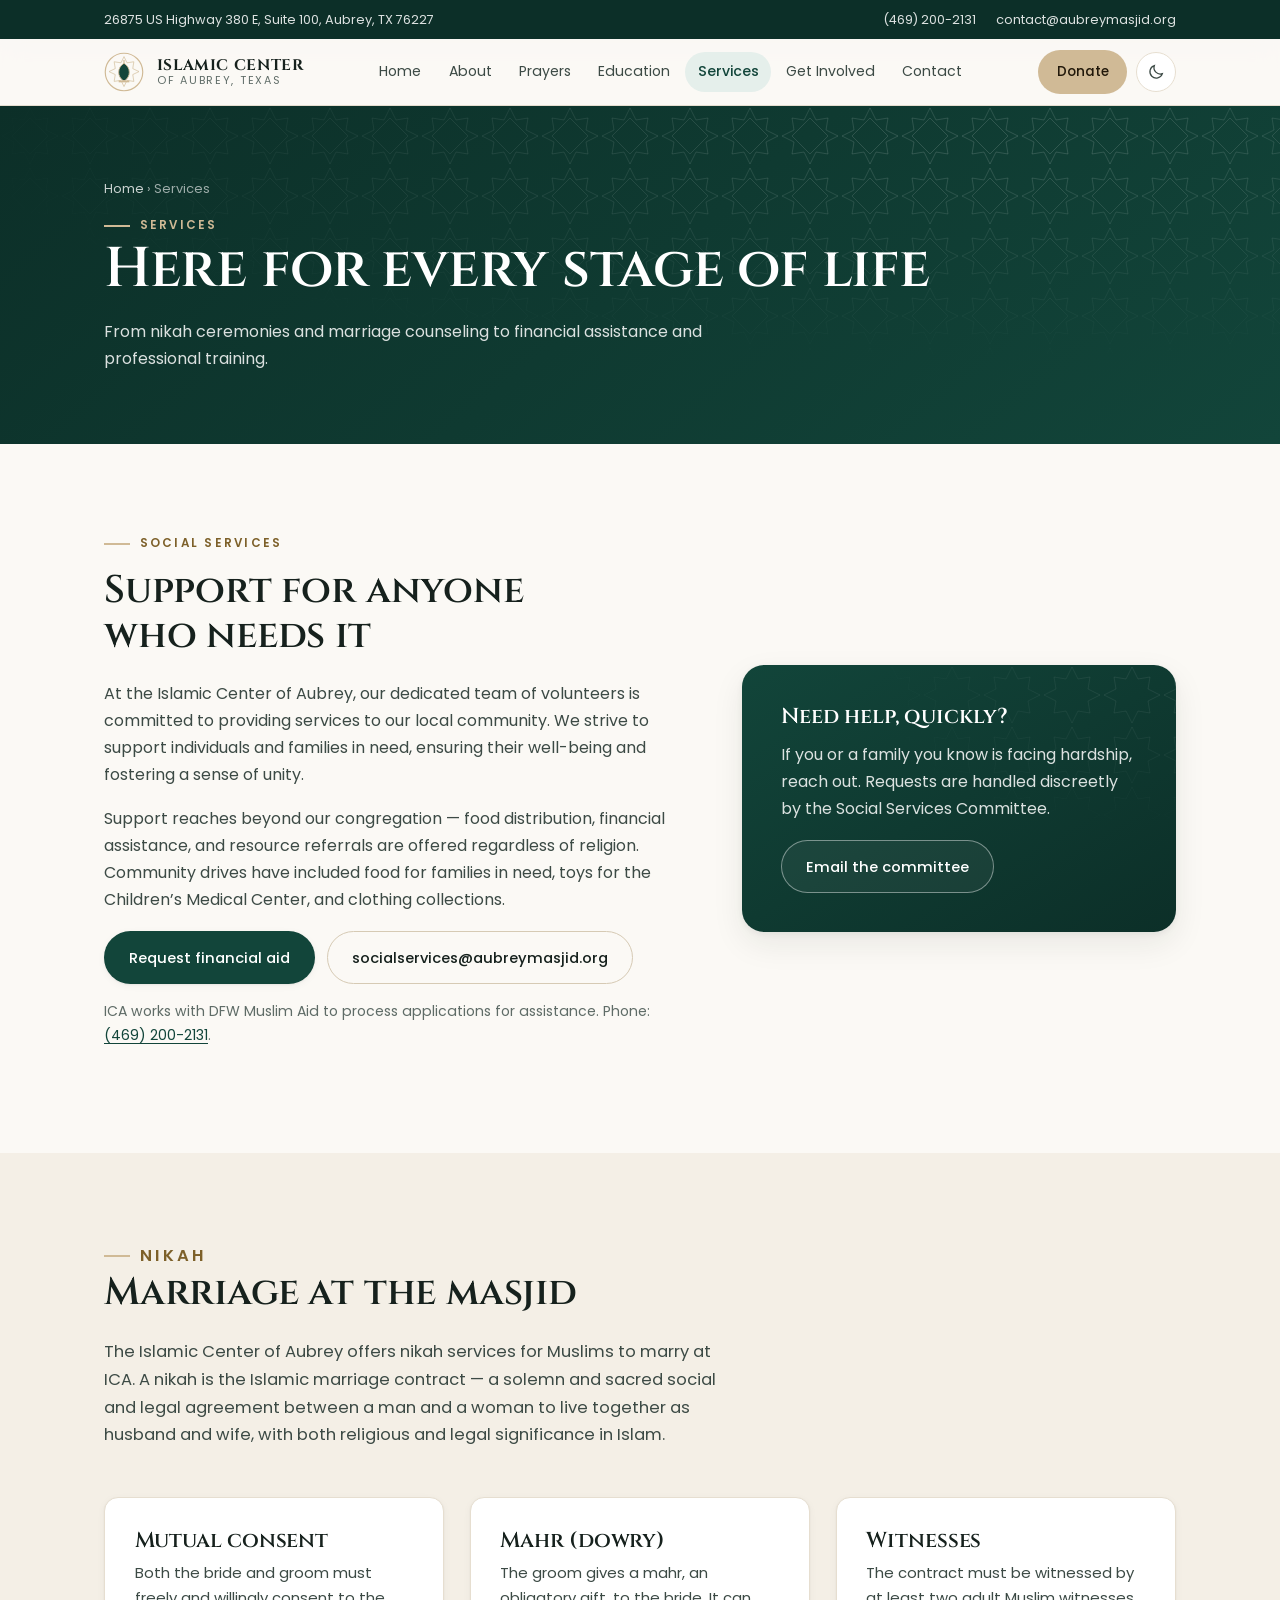
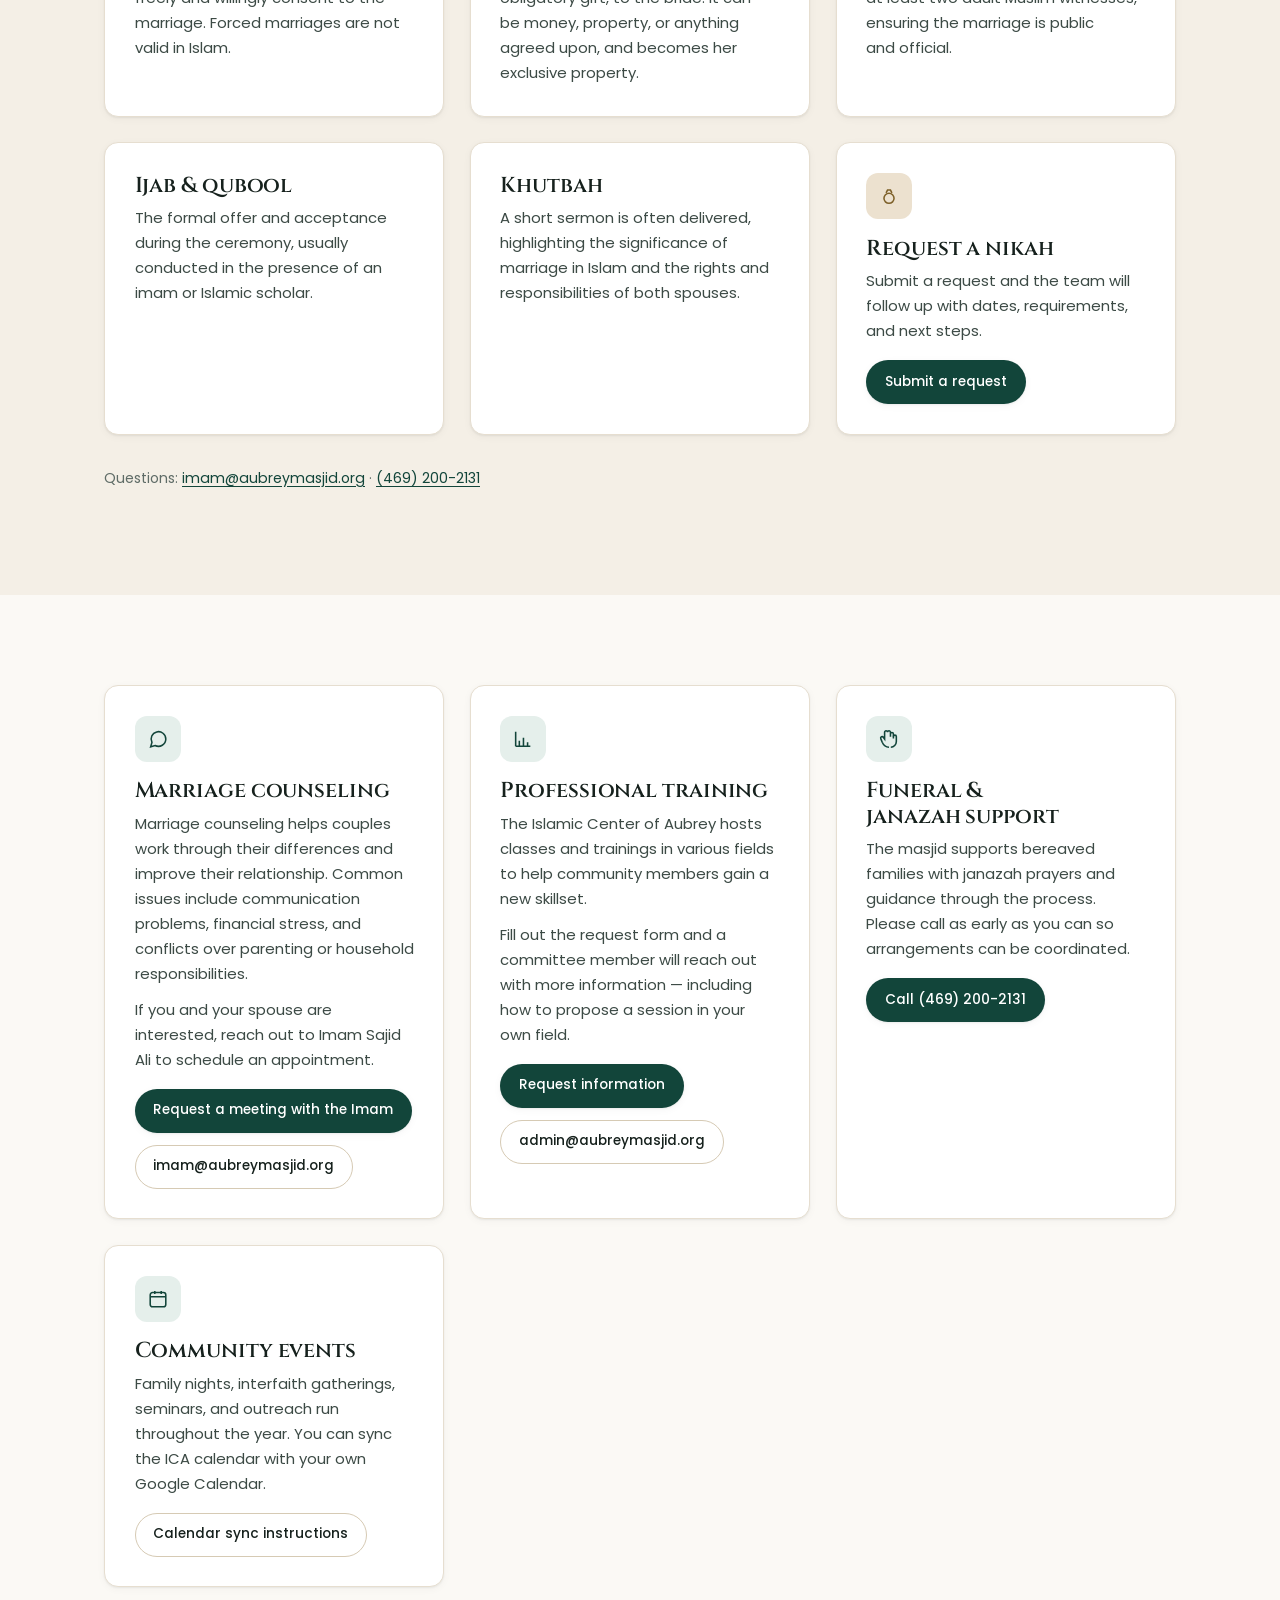
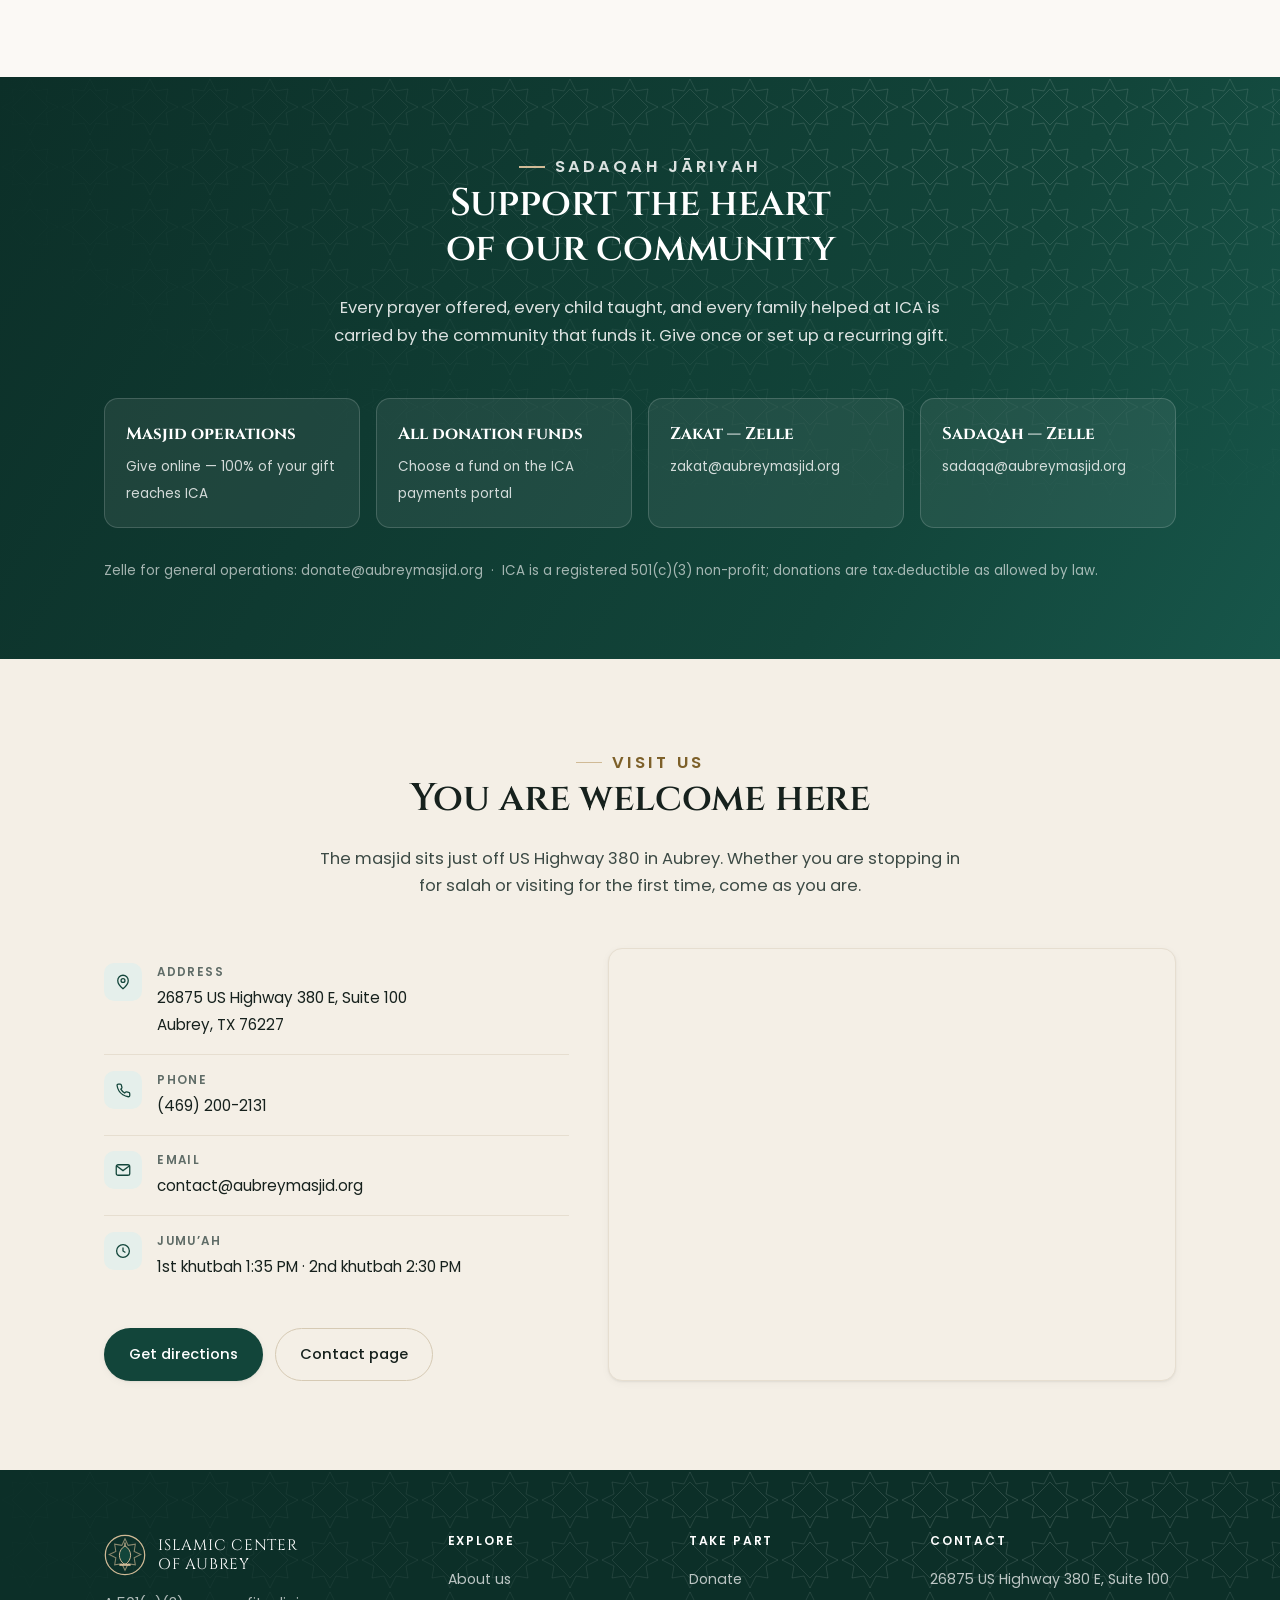
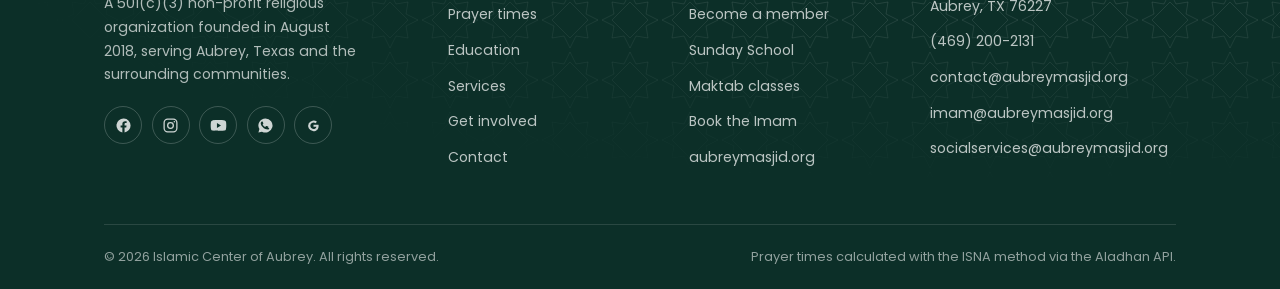
<file: services.html>
<!doctype html>
<html lang="en">
<head>
<meta charset="utf-8">
<meta name="viewport" content="width=device-width, initial-scale=1">
<title>Services — nikah, counseling, social services | Islamic Center of Aubrey</title>
<meta name="description" content="Nikah ceremonies, marriage counseling with Imam Sajid Ali, janazah support, financial assistance, food drives, and professional training at the Islamic Center of Aubrey.">
<link rel="canonical" href="https://akaban01.github.io/Islamic-center-of-Aubrey/services.html">
<meta property="og:type" content="website">
<meta property="og:site_name" content="Islamic Center of Aubrey">
<meta property="og:title" content="Services — nikah, counseling, social services | Islamic Center of Aubrey">
<meta property="og:description" content="Nikah ceremonies, marriage counseling with Imam Sajid Ali, janazah support, financial assistance, food drives, and professional training at the Islamic Center of Aubrey.">
<meta property="og:url" content="https://akaban01.github.io/Islamic-center-of-Aubrey/services.html">
<meta name="twitter:card" content="summary">
<meta name="theme-color" content="#12453a">
<link rel="icon" href="assets/img/favicon.svg" type="image/svg+xml">
<link rel="apple-touch-icon" href="assets/img/favicon.svg">
<link rel="preconnect" href="https://fonts.googleapis.com">
<link rel="preconnect" href="https://fonts.gstatic.com" crossorigin>
<link rel="preconnect" href="https://api.aladhan.com">
<link href="https://fonts.googleapis.com/css2?family=Cinzel:wght@500;600;700&family=Poppins:wght@300;400;500;600&display=swap" rel="stylesheet">
<link rel="stylesheet" href="assets/css/site.css">
<script>(function(){try{var t=localStorage.getItem("ica-theme");if(t==="dark"||t==="light")document.documentElement.setAttribute("data-theme",t);}catch(e){}})();</script>
</head>
<body>
<a class="skip-link" href="#main">Skip to content</a>
<div class="topbar">
  <div class="wrap">
    <div class="topbar-links">
      <a href="https://www.google.com/maps/search/?api=1&query=26875+US+Highway+380+E+Suite+100+Aubrey+TX+76227" target="_blank" rel="noopener">26875 US Highway 380 E, Suite 100, Aubrey, TX 76227</a>
    </div>
    <div class="topbar-meta">
      <a href="tel:+14692002131">(469) 200-2131</a>
      <a href="mailto:contact@aubreymasjid.org">contact@aubreymasjid.org</a>
    </div>
  </div>
</div>

<header class="site-header">
  <div class="wrap">
    <a class="brand" href="index.html">
      <svg viewBox="0 0 48 48" aria-hidden="true" focusable="false">
  <circle cx="24" cy="24" r="22.5" fill="none" stroke="#d0ba96" stroke-width="1.4"/>
  <path d="M24 5.5 27.6 13l8.2-1.3-1.3 8.2 7.5 3.6-7.5 3.6 1.3 8.2-8.2-1.3L24 41.5 20.4 34l-8.2 1.3 1.3-8.2L6 23.5l7.5-3.6-1.3-8.2 8.2 1.3z"
        fill="none" stroke="#d0ba96" stroke-width="1.2" opacity=".65"/>
  <path d="M24 13.5c3.9 2.4 6.4 6.3 6.4 10.7 0 4-2 7.6-5.2 10h-2.4c-3.2-2.4-5.2-6-5.2-10 0-4.4 2.5-8.3 6.4-10.7z"
        fill="#12453a"/>
  <path d="M24 13.5c3.9 2.4 6.4 6.3 6.4 10.7 0 4-2 7.6-5.2 10h-2.4c-3.2-2.4-5.2-6-5.2-10 0-4.4 2.5-8.3 6.4-10.7z"
        fill="none" stroke="#d0ba96" stroke-width="1.1"/>
  <path d="M24 10.2v3.6" stroke="#d0ba96" stroke-width="1.4" stroke-linecap="round"/>
  <path d="M17.6 34.2h12.8v2.2H17.6z" fill="#d0ba96"/>
</svg>
      <span class="brand-text">
        <span class="brand-name">Islamic Center</span>
        <span class="brand-sub">of Aubrey, Texas</span>
      </span>
    </a>

    <nav class="nav" id="primary-nav" aria-label="Primary">
      <a href="index.html">Home</a><a href="about.html">About</a><a href="prayers.html">Prayers</a><a href="education.html">Education</a><a href="services.html" aria-current="page">Services</a><a href="get-involved.html">Get Involved</a><a href="contact.html">Contact</a>
    </nav>

    <div class="header-actions">
      <a class="btn btn-sand btn-sm hide-donate" href="https://www.zeffy.com/en-US/donation-form/support-the-heart-of-our-community-masjid-operations" target="_blank" rel="noopener">Donate</a>
      <button class="icon-btn" type="button" data-theme-toggle aria-label="Switch colour theme">
        <svg viewBox="0 0 24 24" fill="none" stroke="currentColor" stroke-width="1.7" aria-hidden="true"><path d="M20.5 14.2A8.4 8.4 0 0 1 9.8 3.5a8.5 8.5 0 1 0 10.7 10.7z"/></svg>
      </button>
      <button class="icon-btn nav-toggle" type="button" data-nav-toggle aria-expanded="false" aria-controls="primary-nav" aria-label="Open menu">
        <svg viewBox="0 0 24 24" fill="none" stroke="currentColor" stroke-width="1.8" stroke-linecap="round" aria-hidden="true"><path d="M4 7h16M4 12h16M4 17h16"/></svg>
      </button>
    </div>
  </div>
</header>
<div class="nav-backdrop" aria-hidden="true"></div>

<main id="main">
<section class="page-hero">
  <div class="hero-pattern" aria-hidden="true"></div>
  <div class="wrap">
    <nav class="crumbs" aria-label="Breadcrumb"><a href="index.html">Home</a> &rsaquo; Services</nav>
    <p class="eyebrow">Services</p>
    <h1>Here for every stage of life</h1>
    <p>From nikah ceremonies and marriage counseling to financial assistance and professional training.</p>
  </div>
</section>

<section id="social">
  <div class="wrap">
    <div class="split wide-left">
      <div>
        <p class="eyebrow">Social services</p>
        <h2>Support for anyone who needs it</h2>
        <p>At the Islamic Center of Aubrey, our dedicated team of volunteers is committed to providing services to our local community. We strive to support individuals and families in need, ensuring their well-being and fostering a sense of unity.</p>
        <p>Support reaches beyond our congregation &mdash; food distribution, financial assistance, and resource referrals are offered regardless of religion. Community drives have included food for families in need, toys for the Children&rsquo;s Medical Center, and clothing collections.</p>
        <div class="btn-row">
          <a class="btn btn-primary" href="https://amanahdfw.org/" target="_blank" rel="noopener">Request financial aid</a>
          <a class="btn btn-ghost" href="mailto:socialservices@aubreymasjid.org">socialservices@aubreymasjid.org</a>
        </div>
        <p class="muted mt-1">ICA works with DFW Muslim Aid to process applications for assistance. Phone: <a href="tel:+14692002131">(469) 200-2131</a>.</p>
      </div>

      <div class="frame">
        <div class="pattern-overlay" aria-hidden="true"></div>
        <h3>Need help, quickly?</h3>
        <p>If you or a family you know is facing hardship, reach out. Requests are handled discreetly by the Social Services Committee.</p>
        <p style="margin-bottom:0;"><a class="btn btn-onDark" href="mailto:socialservices@aubreymasjid.org">Email the committee</a></p>
      </div>
    </div>
  </div>
</section>

<section class="bg-alt" id="nikah">
  <div class="wrap">
    <div class="section-head">
      <p class="eyebrow">Nikah</p>
      <h2>Marriage at the masjid</h2>
      <p>The Islamic Center of Aubrey offers nikah services for Muslims to marry at ICA. A nikah is the Islamic marriage contract &mdash; a solemn and sacred social and legal agreement between a man and a woman to live together as husband and wife, with both religious and legal significance in Islam.</p>
    </div>

    <div class="grid g-3">
      <div class="card">
        <h3>Mutual consent</h3>
        <p>Both the bride and groom must freely and willingly consent to the marriage. Forced marriages are not valid in Islam.</p>
      </div>
      <div class="card">
        <h3>Mahr (dowry)</h3>
        <p>The groom gives a mahr, an obligatory gift, to the bride. It can be money, property, or anything agreed upon, and becomes her exclusive property.</p>
      </div>
      <div class="card">
        <h3>Witnesses</h3>
        <p>The contract must be witnessed by at least two adult Muslim witnesses, ensuring the marriage is public and official.</p>
      </div>
      <div class="card">
        <h3>Ijab &amp; qubool</h3>
        <p>The formal offer and acceptance during the ceremony, usually conducted in the presence of an imam or Islamic scholar.</p>
      </div>
      <div class="card">
        <h3>Khutbah</h3>
        <p>A short sermon is often delivered, highlighting the significance of marriage in Islam and the rights and responsibilities of both spouses.</p>
      </div>
      <div class="card">
        <span class="card-icon sand" aria-hidden="true"><svg viewBox="0 0 24 24" fill="none" stroke="currentColor" stroke-width="1.7"><circle cx="12" cy="14.5" r="5.5"/><path d="m8.8 8.6 1.6-3.1h3.2l1.6 3.1"/></svg></span>
        <h3>Request a nikah</h3>
        <p>Submit a request and the team will follow up with dates, requirements, and next steps.</p>
        <div class="btn-row mt-1">
          <a class="btn btn-primary btn-sm" href="https://www.aubreymasjid.org/nikah-services/" target="_blank" rel="noopener">Submit a request</a>
        </div>
      </div>
    </div>
    <p class="muted mt-2">Questions: <a href="mailto:imam@aubreymasjid.org">imam@aubreymasjid.org</a> &middot; <a href="tel:+14692002131">(469) 200-2131</a></p>
  </div>
</section>

<section id="counseling">
  <div class="wrap">
    <div class="grid g-2">
      <div class="card">
        <span class="card-icon" aria-hidden="true"><svg viewBox="0 0 24 24" fill="none" stroke="currentColor" stroke-width="1.7"><path d="M20.5 12a8 8 0 0 1-11.7 7.1L4 20.5l1.4-4.8A8 8 0 1 1 20.5 12z"/></svg></span>
        <h3>Marriage counseling</h3>
        <p>Marriage counseling helps couples work through their differences and improve their relationship. Common issues include communication problems, financial stress, and conflicts over parenting or household responsibilities.</p>
        <p>If you and your spouse are interested, reach out to Imam Sajid Ali to schedule an appointment.</p>
        <div class="btn-row mt-1">
          <a class="btn btn-primary btn-sm" href="https://calendar.google.com/calendar/u/0/appointments/schedules/AcZssZ1vyZ14hAjx7pWUwDFOljRnfzx2_JsqoE2xHkdZ8RWz4Cv1REC_RWvI3e70kkAF7JAa46skmWee" target="_blank" rel="noopener">Request a meeting with the Imam</a>
          <a class="btn btn-ghost btn-sm" href="mailto:imam@aubreymasjid.org">imam@aubreymasjid.org</a>
        </div>
      </div>

      <div class="card" id="training">
        <span class="card-icon" aria-hidden="true"><svg viewBox="0 0 24 24" fill="none" stroke="currentColor" stroke-width="1.7"><path d="M4 20V4M4 20h16M8 20v-6M12.5 20v-9.5M17 20v-4.5"/></svg></span>
        <h3>Professional training</h3>
        <p>The Islamic Center of Aubrey hosts classes and trainings in various fields to help community members gain a new skillset.</p>
        <p>Fill out the request form and a committee member will reach out with more information &mdash; including how to propose a session in your own field.</p>
        <div class="btn-row mt-1">
          <a class="btn btn-primary btn-sm" href="https://www.aubreymasjid.org/professional-training/" target="_blank" rel="noopener">Request information</a>
          <a class="btn btn-ghost btn-sm" href="mailto:admin@aubreymasjid.org">admin@aubreymasjid.org</a>
        </div>
      </div>

      <div class="card">
        <span class="card-icon" aria-hidden="true"><svg viewBox="0 0 24 24" fill="none" stroke="currentColor" stroke-width="1.7"><path d="M12 21c-3 0-6-2.2-7.4-5.4L3 11.6a1.6 1.6 0 0 1 2.8-1.5l1.4 2V4.6a1.6 1.6 0 0 1 3.2 0M10.4 4.6a1.6 1.6 0 0 1 3.2 0v5M13.6 6.6a1.6 1.6 0 0 1 3.2 0v4.8"/><path d="M16.8 9.4a1.6 1.6 0 0 1 3.2 0v5.2c0 3.5-2.7 6.4-6 6.4"/></svg></span>
        <h3>Funeral &amp; janazah support</h3>
        <p>The masjid supports bereaved families with janazah prayers and guidance through the process. Please call as early as you can so arrangements can be coordinated.</p>
        <div class="btn-row mt-1">
          <a class="btn btn-primary btn-sm" href="tel:+14692002131">Call (469) 200-2131</a>
        </div>
      </div>

      <div class="card">
        <span class="card-icon" aria-hidden="true"><svg viewBox="0 0 24 24" fill="none" stroke="currentColor" stroke-width="1.7"><rect x="3.5" y="5" width="17" height="15.5" rx="2.5"/><path d="M3.5 9.6h17M8.5 3.2v3.4M15.5 3.2v3.4"/></svg></span>
        <h3>Community events</h3>
        <p>Family nights, interfaith gatherings, seminars, and outreach run throughout the year. You can sync the ICA calendar with your own Google Calendar.</p>
        <div class="btn-row mt-1">
          <a class="btn btn-ghost btn-sm" href="https://www.aubreymasjid.org/wp-content/uploads/2025/05/Instructions-on-Shared-Calendar.pdf" target="_blank" rel="noopener">Calendar sync instructions</a>
        </div>
      </div>
    </div>
  </div>
</section>

<section class="cta-band">
  <div class="hero-pattern" aria-hidden="true"></div>
  <div class="wrap">
    <div class="section-head center" style="max-width:660px;">
      <p class="eyebrow center">Sadaqah jāriyah</p>
      <h2>Support the heart of our community</h2>
      <p>Every prayer offered, every child taught, and every family helped at ICA is carried by the community that funds it. Give once or set up a recurring gift.</p>
    </div>

    <div class="donate-grid">
      <a class="donate-card" href="https://www.zeffy.com/en-US/donation-form/support-the-heart-of-our-community-masjid-operations" target="_blank" rel="noopener">
        <b>Masjid operations</b>
        <span>Give online &mdash; 100% of your gift reaches ICA</span>
      </a>
      <a class="donate-card" href="https://payments.madinaapps.com/aubreymasjid/all" target="_blank" rel="noopener">
        <b>All donation funds</b>
        <span>Choose a fund on the ICA payments portal</span>
      </a>
      <a class="donate-card" href="mailto:zakat@aubreymasjid.org">
        <b>Zakat &mdash; Zelle</b>
        <span>zakat@aubreymasjid.org</span>
      </a>
      <a class="donate-card" href="mailto:sadaqa@aubreymasjid.org">
        <b>Sadaqah &mdash; Zelle</b>
        <span>sadaqa@aubreymasjid.org</span>
      </a>
    </div>
    <p class="mt-2" style="font-size:.84rem;color:rgba(255,255,255,.62);margin-bottom:0;">
      Zelle for general operations: donate@aubreymasjid.org &nbsp;&middot;&nbsp; ICA is a registered 501(c)(3) non-profit; donations are tax&#8209;deductible as allowed by law.
    </p>
  </div>
</section>


<section class="bg-alt" id="visit">
  <div class="wrap">
    <div class="section-head center">
      <p class="eyebrow center">Visit us</p>
      <h2>You are welcome here</h2>
      <p>The masjid sits just off US Highway 380 in Aubrey. Whether you are stopping in for salah or visiting for the first time, come as you are.</p>
    </div>

    <div class="contact-grid">
      <div>
        <ul class="contact-list">
          <li>
            <span class="ci" aria-hidden="true"><svg viewBox="0 0 24 24" fill="none" stroke="currentColor" stroke-width="1.7"><path d="M12 21s7-5.6 7-11a7 7 0 1 0-14 0c0 5.4 7 11 7 11z"/><circle cx="12" cy="10" r="2.6"/></svg></span>
            <div><b>Address</b><a href="https://www.google.com/maps/search/?api=1&query=26875+US+Highway+380+E+Suite+100+Aubrey+TX+76227" target="_blank" rel="noopener">26875 US Highway 380 E, Suite 100<br>Aubrey, TX 76227</a></div>
          </li>
          <li>
            <span class="ci" aria-hidden="true"><svg viewBox="0 0 24 24" fill="none" stroke="currentColor" stroke-width="1.7"><path d="M21 16.9v2.4a1.7 1.7 0 0 1-1.9 1.7 16.8 16.8 0 0 1-7.3-2.6 16.5 16.5 0 0 1-5.1-5.1A16.8 16.8 0 0 1 4.1 6a1.7 1.7 0 0 1 1.7-1.9h2.4a1.7 1.7 0 0 1 1.7 1.5c.1.9.3 1.7.6 2.5a1.7 1.7 0 0 1-.4 1.8l-1 1a13.6 13.6 0 0 0 5.1 5.1l1-1a1.7 1.7 0 0 1 1.8-.4c.8.3 1.6.5 2.5.6a1.7 1.7 0 0 1 1.5 1.7z"/></svg></span>
            <div><b>Phone</b><a href="tel:+14692002131">(469) 200-2131</a></div>
          </li>
          <li>
            <span class="ci" aria-hidden="true"><svg viewBox="0 0 24 24" fill="none" stroke="currentColor" stroke-width="1.7"><rect x="3" y="5" width="18" height="14" rx="2.5"/><path d="m3.6 6.8 8.4 6 8.4-6"/></svg></span>
            <div><b>Email</b><a href="mailto:contact@aubreymasjid.org">contact@aubreymasjid.org</a></div>
          </li>
          <li>
            <span class="ci" aria-hidden="true"><svg viewBox="0 0 24 24" fill="none" stroke="currentColor" stroke-width="1.7"><circle cx="12" cy="12" r="8.5"/><path d="M12 7.2V12l3.2 2"/></svg></span>
            <div><b>Jumu&rsquo;ah</b><span>1st khutbah 1:35 PM &middot; 2nd khutbah 2:30 PM</span></div>
          </li>
        </ul>
        <div class="btn-row mt-2">
          <a class="btn btn-primary" href="https://www.google.com/maps/search/?api=1&query=26875+US+Highway+380+E+Suite+100+Aubrey+TX+76227" target="_blank" rel="noopener">Get directions</a>
          <a class="btn btn-ghost" href="contact.html">Contact page</a>
        </div>
      </div>

      <div class="map-embed">
        <iframe title="Map showing the Islamic Center of Aubrey" src="https://www.openstreetmap.org/export/embed.html?bbox=-96.9179%2C33.2155%2C-96.8979%2C33.2255&layer=mapnik&marker=33.2204958%2C-96.9078617" loading="lazy" referrerpolicy="no-referrer-when-downgrade"></iframe>
      </div>
    </div>
  </div>
</section>

</main>

<footer class="site-footer">
  <div class="hero-pattern" aria-hidden="true"></div>
  <div class="wrap">
    <div class="footer-grid">
      <div>
        <div class="footer-brand">
          <svg viewBox="0 0 48 48" aria-hidden="true" focusable="false">
  <circle cx="24" cy="24" r="22.5" fill="none" stroke="#d0ba96" stroke-width="1.4"/>
  <path d="M24 5.5 27.6 13l8.2-1.3-1.3 8.2 7.5 3.6-7.5 3.6 1.3 8.2-8.2-1.3L24 41.5 20.4 34l-8.2 1.3 1.3-8.2L6 23.5l7.5-3.6-1.3-8.2 8.2 1.3z"
        fill="none" stroke="#d0ba96" stroke-width="1.2" opacity=".65"/>
  <path d="M24 13.5c3.9 2.4 6.4 6.3 6.4 10.7 0 4-2 7.6-5.2 10h-2.4c-3.2-2.4-5.2-6-5.2-10 0-4.4 2.5-8.3 6.4-10.7z"
        fill="#12453a"/>
  <path d="M24 13.5c3.9 2.4 6.4 6.3 6.4 10.7 0 4-2 7.6-5.2 10h-2.4c-3.2-2.4-5.2-6-5.2-10 0-4.4 2.5-8.3 6.4-10.7z"
        fill="none" stroke="#d0ba96" stroke-width="1.1"/>
  <path d="M24 10.2v3.6" stroke="#d0ba96" stroke-width="1.4" stroke-linecap="round"/>
  <path d="M17.6 34.2h12.8v2.2H17.6z" fill="#d0ba96"/>
</svg>
          <span>Islamic Center<br>of Aubrey</span>
        </div>
        <p>A 501(c)(3) non-profit religious organization founded in August 2018, serving Aubrey, Texas and the surrounding communities.</p>
        <div class="socials">
          <a href="https://www.facebook.com/islamiccenterofaubrey/" target="_blank" rel="noopener" aria-label="Facebook"><svg viewBox="0 0 24 24" fill="currentColor"><path d="M22 12a10 10 0 1 0-11.6 9.9v-7h-2.5V12h2.5V9.8c0-2.5 1.5-3.9 3.8-3.9 1.1 0 2.2.2 2.2.2v2.5h-1.3c-1.2 0-1.6.8-1.6 1.6V12h2.8l-.4 2.9h-2.4v7A10 10 0 0 0 22 12z"/></svg></a>
          <a href="https://www.instagram.com/islamiccenterofaubrey/" target="_blank" rel="noopener" aria-label="Instagram"><svg viewBox="0 0 24 24" fill="none" stroke="currentColor" stroke-width="1.8"><rect x="3" y="3" width="18" height="18" rx="5"/><circle cx="12" cy="12" r="4"/><circle cx="17.4" cy="6.6" r="1.1" fill="currentColor" stroke="none"/></svg></a>
          <a href="https://www.youtube.com/channel/UCGAPGRySCEb891dttJAEskg" target="_blank" rel="noopener" aria-label="YouTube"><svg viewBox="0 0 24 24" fill="currentColor"><path d="M23 12s0-3.5-.45-5.2a2.9 2.9 0 0 0-2-2C18.8 4.3 12 4.3 12 4.3s-6.8 0-8.55.5a2.9 2.9 0 0 0-2 2C1 8.5 1 12 1 12s0 3.5.45 5.2a2.9 2.9 0 0 0 2 2c1.75.5 8.55.5 8.55.5s6.8 0 8.55-.5a2.9 2.9 0 0 0 2-2C23 15.5 23 12 23 12zM9.8 15.4V8.6l5.7 3.4z"/></svg></a>
          <a href="https://chat.whatsapp.com/HEF8OsVXUEU65dD7Cazsa9" target="_blank" rel="noopener" aria-label="WhatsApp community"><svg viewBox="0 0 24 24" fill="currentColor"><path d="M12 2a10 10 0 0 0-8.6 15.1L2 22l5-1.3A10 10 0 1 0 12 2zm5.5 14.1c-.2.7-1.4 1.3-2 1.4-.5.1-1.2.1-1.9-.1-.4-.1-1-.3-1.8-.6-3.1-1.3-5.1-4.4-5.3-4.6-.1-.2-1.2-1.6-1.2-3.1S6 7 6.3 6.7c.2-.3.5-.4.7-.4h.5c.2 0 .4 0 .6.5l.8 2c.1.2.1.4 0 .5l-.3.5-.4.4c-.1.1-.3.3-.1.6.1.3.6 1.1 1.4 1.8 1 .9 1.8 1.1 2 1.2.3.1.4.1.6-.1l.8-1c.2-.2.4-.2.6-.1l2 .9c.2.1.4.2.4.3.1.1.1.6-.1 1.3z"/></svg></a>
          <a href="https://g.co/kgs/wvjCQM" target="_blank" rel="noopener" aria-label="Google listing"><svg viewBox="0 0 24 24" fill="currentColor"><path d="M12 11v2.9h4.1a3.6 3.6 0 0 1-1.5 2.4l2.4 1.9c1.4-1.3 2.2-3.2 2.2-5.5 0-.6-.05-1.1-.15-1.7zM12 20c2 0 3.7-.7 4.9-1.8l-2.4-1.9c-.7.5-1.5.7-2.5.7-1.9 0-3.6-1.3-4.2-3.1l-2.5 2A8 8 0 0 0 12 20zM7.8 13.9a4.8 4.8 0 0 1 0-3.1l-2.5-2a8 8 0 0 0 0 7.1zM12 7.6c1.1 0 2 .4 2.8 1.1l2.1-2.1A8 8 0 0 0 5.3 8.8l2.5 2C8.4 8.9 10.1 7.6 12 7.6z"/></svg></a>
        </div>
      </div>

      <div>
        <h4>Explore</h4>
        <ul>
          <li><a href="about.html">About us</a></li>
          <li><a href="prayers.html">Prayer times</a></li>
          <li><a href="education.html">Education</a></li>
          <li><a href="services.html">Services</a></li>
          <li><a href="get-involved.html">Get involved</a></li>
          <li><a href="contact.html">Contact</a></li>
        </ul>
      </div>

      <div>
        <h4>Take part</h4>
        <ul>
          <li><a href="https://www.zeffy.com/en-US/donation-form/support-the-heart-of-our-community-masjid-operations" target="_blank" rel="noopener">Donate</a></li>
          <li><a href="https://www.zeffy.com/en-US/ticketing/islamic-center-of-aubrey-membership" target="_blank" rel="noopener">Become a member</a></li>
          <li><a href="https://www.zeffy.com/en-US/ticketing/sunday-school-registration-2026--27" target="_blank" rel="noopener">Sunday School</a></li>
          <li><a href="https://members.madinaapps.com/clients/aubreymasjid/login" target="_blank" rel="noopener">Maktab classes</a></li>
          <li><a href="https://calendar.google.com/calendar/u/0/appointments/schedules/AcZssZ1vyZ14hAjx7pWUwDFOljRnfzx2_JsqoE2xHkdZ8RWz4Cv1REC_RWvI3e70kkAF7JAa46skmWee" target="_blank" rel="noopener">Book the Imam</a></li>
          <li><a href="https://www.aubreymasjid.org/" target="_blank" rel="noopener">aubreymasjid.org</a></li>
        </ul>
      </div>

      <div>
        <h4>Contact</h4>
        <ul>
          <li><a href="https://www.google.com/maps/search/?api=1&query=26875+US+Highway+380+E+Suite+100+Aubrey+TX+76227" target="_blank" rel="noopener">26875 US Highway 380 E, Suite 100<br>Aubrey, TX 76227</a></li>
          <li><a href="tel:+14692002131">(469) 200-2131</a></li>
          <li><a href="mailto:contact@aubreymasjid.org">contact@aubreymasjid.org</a></li>
          <li><a href="mailto:imam@aubreymasjid.org">imam@aubreymasjid.org</a></li>
          <li><a href="mailto:socialservices@aubreymasjid.org">socialservices@aubreymasjid.org</a></li>
        </ul>
      </div>
    </div>

    <div class="footer-bottom">
      <span>&copy; <span data-year>2026</span> Islamic Center of Aubrey. All rights reserved.</span>
      <span>Prayer times calculated with the ISNA method via the Aladhan API.</span>
    </div>
  </div>
</footer>

<script src="assets/js/site.js" defer></script>
</body>
</html>
</file>
<file: assets/css/site.css>
/* =========================================================
   Islamic Center of Aubrey — design system
   Palette anchored on the center's existing brand sand (#D0BA96)
   ========================================================= */

:root {
  /* Brand */
  --sand:        #d0ba96;
  --sand-deep:   #7d6029;   /* label/text gold — 4.5:1+ on light surfaces */
  --sand-soft:   #ece1cf;
  --green:       #12453a;
  --green-deep:  #0c2f28;
  --green-soft:  #e5efeb;

  /* Surfaces & text (light) */
  --bg:          #fbf9f5;
  --bg-alt:      #f4efe6;
  --surface:     #ffffff;
  --surface-2:   #fdfbf7;
  --ink:         #16211d;
  --ink-2:       #3c4a45;
  --ink-3:       #5f6c67;
  --line:        #e6ded0;
  --line-strong: #d6cab4;
  --link:        #12453a;
  --accent:      #12453a;   /* accent that reads on --surface */

  --shadow-sm: 0 1px 2px rgba(22, 33, 29, .06), 0 2px 8px rgba(22, 33, 29, .04);
  --shadow-md: 0 2px 6px rgba(22, 33, 29, .06), 0 12px 32px rgba(22, 33, 29, .08);
  --shadow-lg: 0 4px 12px rgba(22, 33, 29, .08), 0 24px 60px rgba(22, 33, 29, .12);

  --radius:    14px;
  --radius-lg: 22px;
  --radius-sm: 9px;

  --font-display: "Cinzel", "Iowan Old Style", Georgia, serif;
  --font-body: "Poppins", -apple-system, BlinkMacSystemFont, "Segoe UI", Roboto, sans-serif;

  --wrap: 1160px;
  --gutter: clamp(1.15rem, 4vw, 2.75rem);

  --pattern-ink: rgba(18, 69, 58, .1);
}

@media (prefers-color-scheme: dark) {
  :root:not([data-theme="light"]) {
    --bg:          #0d1411;
    --bg-alt:      #121b17;
    --surface:     #151f1a;
    --surface-2:   #19241f;
    --ink:         #edeae2;
    --ink-2:       #bcc4bf;
    --ink-3:       #8b9691;
    --line:        #26332c;
    --line-strong: #35453c;
    --link:        #d0ba96;
  --accent:      #d0ba96;
  --sand-deep:   #d6bb8a;
    --accent:      #d0ba96;
    --green-soft:  #16302a;
    --sand-soft:   #2b2519;
    --shadow-sm: 0 1px 2px rgba(0,0,0,.4);
    --shadow-md: 0 2px 6px rgba(0,0,0,.35), 0 12px 32px rgba(0,0,0,.35);
    --shadow-lg: 0 4px 12px rgba(0,0,0,.4), 0 24px 60px rgba(0,0,0,.45);
    --pattern-ink: rgba(208, 186, 150, .09);
  }
}

:root[data-theme="dark"] {
  --bg:          #0d1411;
  --bg-alt:      #121b17;
  --surface:     #151f1a;
  --surface-2:   #19241f;
  --ink:         #edeae2;
  --ink-2:       #bcc4bf;
  --ink-3:       #8b9691;
  --line:        #26332c;
  --line-strong: #35453c;
  --link:        #d0ba96;
  --green-soft:  #16302a;
  --sand-soft:   #2b2519;
  --shadow-sm: 0 1px 2px rgba(0,0,0,.4);
  --shadow-md: 0 2px 6px rgba(0,0,0,.35), 0 12px 32px rgba(0,0,0,.35);
  --shadow-lg: 0 4px 12px rgba(0,0,0,.4), 0 24px 60px rgba(0,0,0,.45);
  --pattern-ink: rgba(208, 186, 150, .09);
}

/* ---------- Base ---------- */

*, *::before, *::after { box-sizing: border-box; }

html { -webkit-text-size-adjust: 100%; scroll-behavior: smooth; overflow-x: hidden; }
@media (prefers-reduced-motion: reduce) { html { scroll-behavior: auto; } }

body {
  margin: 0;
  background: var(--bg);
  color: var(--ink);
  font-family: var(--font-body);
  font-size: 1rem;
  line-height: 1.68;
  -webkit-font-smoothing: antialiased;
  overflow-x: hidden;
}

h1, h2, h3, h4 {
  font-family: var(--font-display);
  font-weight: 600;
  line-height: 1.18;
  letter-spacing: -0.005em;
  color: var(--ink);
  margin: 0 0 .6em;
  text-wrap: balance;
}

h1 { font-size: clamp(2.1rem, 5.2vw, 3.5rem); }
h2 { font-size: clamp(1.65rem, 3.6vw, 2.4rem); }
h3 { font-size: clamp(1.12rem, 2vw, 1.35rem); }
h4 { font-size: 1.02rem; }

p { margin: 0 0 1.1em; color: var(--ink-2); text-wrap: pretty; }
a { color: var(--link); text-underline-offset: 3px; }

img, svg { max-width: 100%; }
hr { border: 0; border-top: 1px solid var(--line); margin: 2.5rem 0; }

:focus-visible {
  outline: 2.5px solid var(--sand-deep);
  outline-offset: 3px;
  border-radius: 4px;
}

.skip-link {
  position: absolute; left: -9999px; top: 0; z-index: 200;
  background: var(--green); color: #fff; padding: .75rem 1.15rem;
  border-radius: 0 0 var(--radius-sm) 0; font-size: .9rem;
}
.skip-link:focus { left: 0; }

/* ---------- Layout ---------- */

.wrap { width: 100%; max-width: var(--wrap); margin-inline: auto; padding-inline: var(--gutter); }
.wrap-narrow { max-width: 780px; }

section { padding-block: clamp(3.25rem, 7vw, 5.75rem); }
section.tight { padding-block: clamp(2.25rem, 4.5vw, 3.5rem); }
.bg-alt { background: var(--bg-alt); }
.bg-surface { background: var(--surface); }

.eyebrow {
  font-family: var(--font-body);
  font-size: .74rem; font-weight: 600;
  letter-spacing: .19em; text-transform: uppercase;
  color: var(--sand-deep);
  margin: 0 0 .85rem;
  display: flex; align-items: center; gap: .6rem;
}
.eyebrow::before {
  content: ""; width: 26px; height: 1.5px; background: var(--sand); flex: none;
}
.eyebrow.center { justify-content: center; }

.section-head { max-width: 640px; margin-bottom: clamp(2rem, 4vw, 3rem); }
.section-head.center { margin-inline: auto; text-align: center; }
.section-head.center .eyebrow { justify-content: center; }
.section-head p { font-size: 1.03rem; margin-bottom: 0; }

.lead { font-size: clamp(1.03rem, 1.9vw, 1.18rem); color: var(--ink-2); }

.grid { display: grid; gap: clamp(1rem, 2.2vw, 1.6rem); }
.g-2 { grid-template-columns: repeat(auto-fit, minmax(280px, 1fr)); }
.g-3 { grid-template-columns: repeat(auto-fit, minmax(265px, 1fr)); }
.g-4 { grid-template-columns: repeat(auto-fit, minmax(210px, 1fr)); }

/* ---------- Buttons ---------- */

.btn {
  display: inline-flex; align-items: center; justify-content: center; gap: .55rem;
  font-family: var(--font-body); font-size: .92rem; font-weight: 500;
  padding: .82rem 1.5rem;
  border-radius: 999px;
  border: 1.5px solid transparent;
  text-decoration: none;
  cursor: pointer;
  transition: transform .18s ease, background-color .18s ease, color .18s ease, border-color .18s ease, box-shadow .18s ease;
  white-space: nowrap;
}
.btn:hover { transform: translateY(-2px); }
.btn:active { transform: translateY(0); }
@media (prefers-reduced-motion: reduce) { .btn:hover { transform: none; } }

.btn-primary { background: var(--green); color: #fff; box-shadow: var(--shadow-sm); }
.btn-primary:hover { background: var(--green-deep); box-shadow: var(--shadow-md); }

.btn-sand { background: var(--sand); color: #21180a; }
.btn-sand:hover { background: #7d6029; color: #fff; }

.btn-ghost { border-color: var(--line-strong); color: var(--ink); background: transparent; }
.btn-ghost:hover { border-color: var(--sand-deep); background: var(--surface); }

.btn-onDark { border-color: rgba(255,255,255,.42); color: #fff; background: rgba(255,255,255,.05); }
.btn-onDark:hover { background: #fff; color: var(--green-deep); border-color: #fff; }

.btn-sm { padding: .6rem 1.1rem; font-size: .85rem; }

.btn-row { display: flex; flex-wrap: wrap; gap: .75rem; }

/* ---------- Header ---------- */

.topbar {
  background: var(--green-deep);
  color: rgba(255,255,255,.82);
  font-size: .8rem;
}
.topbar .wrap {
  display: flex; align-items: center; justify-content: space-between;
  gap: 1rem; padding-block: .55rem; flex-wrap: wrap;
}
.topbar a { color: rgba(255,255,255,.86); text-decoration: none; }
.topbar a:hover { color: var(--sand); }
.topbar-links { display: flex; gap: 1.25rem; align-items: center; flex-wrap: wrap; }
.topbar-meta { display: flex; gap: 1.25rem; align-items: center; }
@media (max-width: 720px) { .topbar-meta { display: none; } }

.site-header {
  position: sticky; top: 0; z-index: 100;
  border-bottom: 1px solid var(--line);
}
/* The translucent blur lives on a pseudo-element, not on .site-header itself:
   backdrop-filter makes an element the containing block for fixed-position
   descendants, which would clip the mobile nav drawer to the header's height. */
.site-header::before {
  content: ""; position: absolute; inset: 0; z-index: -1;
  background: color-mix(in srgb, var(--bg) 88%, transparent);
  backdrop-filter: blur(14px);
}
.site-header .wrap {
  display: flex; align-items: center; justify-content: space-between;
  gap: 1rem; padding-block: .7rem;
}

.brand { display: flex; align-items: center; gap: .8rem; text-decoration: none; color: var(--ink); }
.brand svg { width: 40px; height: 40px; flex: none; }
.brand-text { display: flex; flex-direction: column; line-height: 1.15; }
.brand-name {
  font-family: var(--font-display); font-weight: 700;
  font-size: .96rem; letter-spacing: .04em; text-transform: uppercase;
}
.brand-sub { font-size: .68rem; letter-spacing: .16em; text-transform: uppercase; color: var(--ink-3); }

.nav { display: flex; align-items: center; gap: .15rem; }
.nav a {
  padding: .5rem .78rem; border-radius: 999px;
  font-size: .88rem; color: var(--ink-2); text-decoration: none;
  transition: color .16s ease, background-color .16s ease;
}
.nav a:hover { color: var(--ink); background: var(--bg-alt); }
.nav a[aria-current="page"] { color: var(--accent); background: var(--green-soft); font-weight: 500; }

.header-actions { display: flex; align-items: center; gap: .55rem; }

.icon-btn {
  width: 40px; height: 40px; display: grid; place-items: center;
  border-radius: 50%; border: 1px solid var(--line);
  background: var(--surface); color: var(--ink-2); cursor: pointer;
  transition: border-color .16s ease, color .16s ease;
}
.icon-btn:hover { border-color: var(--sand-deep); color: var(--ink); }
.icon-btn svg { width: 18px; height: 18px; }

.nav-toggle { display: none; }
@media (max-width: 1024px) {
  .nav-toggle { display: grid; }
  .nav {
    position: fixed; inset: 0 0 0 auto; width: min(330px, 84vw);
    background: var(--surface); border-left: 1px solid var(--line);
    flex-direction: column; align-items: stretch; gap: .2rem;
    /* --nav-top is set from the live header height when the drawer opens, so
       the first link never tucks under the sticky header (the topbar above it
       is only present at the top of the page). */
    padding: var(--nav-top, 5.5rem) 1.25rem 2rem;
    transform: translateX(100%); transition: transform .28s cubic-bezier(.4,0,.2,1);
    box-shadow: var(--shadow-lg); overflow-y: auto;
  }
  .nav[data-open="true"] { transform: translateX(0); }
  .nav a { padding: .8rem .9rem; border-radius: var(--radius-sm); font-size: .96rem; }
  .nav-backdrop {
    position: fixed; inset: 0; background: rgba(10,16,13,.45);
    opacity: 0; pointer-events: none; transition: opacity .28s ease; z-index: 99;
  }
  .nav-backdrop[data-open="true"] { opacity: 1; pointer-events: auto; }
}
@media (min-width: 1025px) { .nav-backdrop { display: none; } }
.hide-donate { display: inline-flex; }
@media (max-width: 560px) { .hide-donate { display: none; } }

/* ---------- Geometric pattern ---------- */

.pattern {
  background-image: url("data:image/svg+xml,%3Csvg xmlns='http://www.w3.org/2000/svg' width='60' height='60' viewBox='0 0 60 60'%3E%3Cg fill='none' stroke='%23ffffff' stroke-opacity='.13' stroke-width='1'%3E%3Cpath d='M30 2 36 14 48 12 46 24 58 30 46 36 48 48 36 46 30 58 24 46 12 48 14 36 2 30 14 24 12 12 24 14Z'/%3E%3Cpath d='M30 12 39 21 48 30 39 39 30 48 21 39 12 30 21 21Z'/%3E%3C/g%3E%3C/svg%3E");
  background-size: 60px 60px;
}

/* ---------- Hero ---------- */

.hero {
  position: relative;
  background: linear-gradient(150deg, var(--green-deep) 0%, var(--green) 58%, #17564a 100%);
  color: #fff;
  overflow: hidden;
  padding-block: clamp(3.5rem, 9vw, 7rem);
}
.hero::before {
  content: ""; position: absolute; inset: 0;
  background-image: inherit;
  opacity: .5;
}
.hero-pattern {
  position: absolute; inset: 0; pointer-events: none;
  background-image: url("data:image/svg+xml,%3Csvg xmlns='http://www.w3.org/2000/svg' width='60' height='60' viewBox='0 0 60 60'%3E%3Cg fill='none' stroke='%23ffffff' stroke-opacity='.14' stroke-width='1'%3E%3Cpath d='M30 2 36 14 48 12 46 24 58 30 46 36 48 48 36 46 30 58 24 46 12 48 14 36 2 30 14 24 12 12 24 14Z'/%3E%3Cpath d='M30 12 39 21 48 30 39 39 30 48 21 39 12 30 21 21Z'/%3E%3C/g%3E%3C/svg%3E");
  background-size: 60px 60px;
  mask-image: radial-gradient(115% 90% at 78% 12%, #000 5%, transparent 72%);
  -webkit-mask-image: radial-gradient(115% 90% at 78% 12%, #000 5%, transparent 72%);
}
.hero .wrap { position: relative; z-index: 1; }
.hero h1 { color: #fff; margin-bottom: .45em; }
.hero p { color: rgba(255,255,255,.86); }
.hero .eyebrow { color: var(--sand); }
.hero .eyebrow::before { background: var(--sand); }

.hero-layout { display: grid; gap: clamp(2rem, 4vw, 3.5rem); align-items: center; }
@media (min-width: 940px) { .hero-layout { grid-template-columns: 1.05fr .95fr; } }

.hero-arabic {
  font-size: clamp(1.4rem, 3vw, 1.85rem);
  color: var(--sand);
  margin-bottom: .5rem;
  line-height: 1.9;
  font-family: "Scheherazade New", "Noto Naskh Arabic", "Times New Roman", serif;
}

.page-hero {
  position: relative;
  background: linear-gradient(140deg, var(--green-deep), var(--green));
  color: #fff; overflow: hidden;
  padding-block: clamp(2.75rem, 6vw, 4.5rem);
}
.page-hero .wrap { position: relative; z-index: 1; }
.page-hero h1 { color: #fff; margin-bottom: .3em; }
.page-hero p { color: rgba(255,255,255,.85); max-width: 62ch; margin-bottom: 0; }
.page-hero .eyebrow { color: var(--sand); }
.page-hero .eyebrow::before { background: var(--sand); }

.crumbs { font-size: .8rem; color: rgba(255,255,255,.6); margin-bottom: 1rem; }
.crumbs a { color: rgba(255,255,255,.78); text-decoration: none; }
.crumbs a:hover { color: var(--sand); }

/* ---------- Prayer times card ---------- */

/* The prayer card sits inside the dark hero — keep its own light-surface colours. */
.hero .prayer-card p,
.page-hero .prayer-card p { color: var(--ink-2); }
.hero .prayer-card .prayer-card__date,
.page-hero .prayer-card .prayer-card__date { color: var(--ink-3); }
.hero .prayer-card .prayer-card__foot,
.page-hero .prayer-card .prayer-card__foot { color: var(--ink-3); }

.prayer-card {
  background: var(--surface);
  border: 1px solid var(--line);
  border-radius: var(--radius-lg);
  box-shadow: var(--shadow-lg);
  overflow: hidden;
  color: var(--ink);
}
.prayer-card__head {
  padding: 1.15rem 1.4rem;
  border-bottom: 1px solid var(--line);
  display: flex; justify-content: space-between; align-items: flex-start; gap: 1rem;
  background: var(--surface-2);
}
.prayer-card__head h3 { margin: 0 0 .15rem; font-size: 1.06rem; }
.prayer-card__date { font-size: .78rem; color: var(--ink-3); margin: 0; line-height: 1.5; }
.prayer-card__hijri { color: var(--sand-deep); font-weight: 500; }

.countdown {
  text-align: right; flex: none;
}
.countdown-label { font-size: .68rem; letter-spacing: .14em; text-transform: uppercase; color: var(--ink-3); display: block; }
.countdown-value {
  font-family: var(--font-display); font-size: 1.32rem; font-weight: 700;
  color: var(--accent); font-variant-numeric: tabular-nums; display: block; line-height: 1.3;
}
.countdown-name { font-size: .74rem; color: var(--ink-3); }

.prayer-rows { list-style: none; margin: 0; padding: .35rem 0; }
.prayer-rows li {
  display: grid; grid-template-columns: 1.6rem 1fr auto;
  align-items: center; gap: .85rem;
  padding: .62rem 1.4rem;
  font-size: .95rem;
  border-left: 3px solid transparent;
}
.prayer-rows li .p-icon { color: var(--sand-deep); display: grid; place-items: center; }
.prayer-rows li .p-icon svg { width: 17px; height: 17px; }
.prayer-rows li .p-name { color: var(--ink-2); }
.prayer-rows li .p-name small { display: block; font-size: .7rem; color: var(--ink-3); line-height: 1.3; }
.prayer-rows li .p-time {
  font-variant-numeric: tabular-nums; font-weight: 600; color: var(--ink);
  letter-spacing: .01em;
}
.prayer-rows li[data-next="true"] {
  background: var(--green-soft);
  border-left-color: var(--sand);
}
.prayer-rows li[data-next="true"] .p-name,
.prayer-rows li[data-next="true"] .p-time { color: var(--accent); font-weight: 600; }
.prayer-rows li.is-sun { opacity: .82; }

.prayer-card__foot {
  padding: .9rem 1.4rem 1.15rem;
  border-top: 1px solid var(--line);
  background: var(--surface-2);
  font-size: .76rem; color: var(--ink-3); line-height: 1.55;
}
.prayer-card__foot strong { color: var(--ink-2); font-weight: 600; }

.jumuah-strip {
  display: grid; grid-template-columns: 1fr 1fr; gap: 1px;
  background: var(--line);
  border-top: 1px solid var(--line);
}
.jumuah-strip div { background: var(--surface); padding: .95rem 1.4rem; }
.jumuah-strip span { display: block; font-size: .68rem; letter-spacing: .13em; text-transform: uppercase; color: var(--sand-deep); margin-bottom: .2rem; }
.jumuah-strip b { font-size: .98rem; color: var(--ink); font-weight: 600; font-variant-numeric: tabular-nums; }
.jumuah-strip small { display: block; font-size: .74rem; color: var(--ink-3); }

/* ---------- Cards ---------- */

.card {
  background: var(--surface);
  border: 1px solid var(--line);
  border-radius: var(--radius);
  padding: clamp(1.4rem, 2.4vw, 1.85rem);
  box-shadow: var(--shadow-sm);
  transition: transform .2s ease, box-shadow .2s ease, border-color .2s ease;
  display: flex; flex-direction: column;
}
a.card { text-decoration: none; color: inherit; }
a.card:hover, .card.hoverable:hover {
  transform: translateY(-3px);
  box-shadow: var(--shadow-md);
  border-color: var(--line-strong);
}
@media (prefers-reduced-motion: reduce) { a.card:hover { transform: none; } }
.card h3 { margin-bottom: .5rem; }
.card p { font-size: .93rem; margin-bottom: 0; }
.card p + p { margin-top: .7rem; }
.card .card-link {
  margin-top: auto; padding-top: 1.1rem;
  font-size: .85rem; font-weight: 500; color: var(--accent);
  display: inline-flex; align-items: center; gap: .4rem;
}
a.card:hover .card-link { gap: .65rem; }

.card-icon {
  width: 46px; height: 46px; border-radius: 12px;
  display: grid; place-items: center; margin-bottom: 1.05rem;
  background: var(--green-soft); color: var(--accent);
  flex: none;
}
.card-icon svg { width: 22px; height: 22px; }
.card-icon.sand { background: var(--sand-soft); color: var(--sand-deep); }

.tag {
  display: inline-block; font-size: .7rem; font-weight: 600;
  letter-spacing: .09em; text-transform: uppercase;
  padding: .28rem .62rem; border-radius: 999px;
  background: var(--sand-soft); color: var(--sand-deep);
  margin-bottom: .8rem; align-self: flex-start;
}
.tag.green { background: var(--green-soft); color: var(--accent); }

/* Definition list used for schedules / fees */
.meta-list { margin: 1.1rem 0 0; padding: 0; border-top: 1px solid var(--line); }
.meta-list div {
  display: flex; justify-content: space-between; gap: 1rem;
  padding: .58rem 0; border-bottom: 1px solid var(--line);
  font-size: .875rem;
}
.meta-list dt { color: var(--ink-3); margin: 0; }
.meta-list dd { margin: 0; color: var(--ink); font-weight: 500; text-align: right; }

/* ---------- Stats ---------- */

.stats { display: grid; grid-template-columns: repeat(auto-fit, minmax(160px, 1fr)); gap: 1px; background: var(--line); border: 1px solid var(--line); border-radius: var(--radius); overflow: hidden; }
.stats div { background: var(--surface); padding: 1.5rem 1.25rem; text-align: center; }
.stats b { display: block; font-family: var(--font-display); font-size: clamp(1.6rem, 3.4vw, 2.15rem); color: var(--accent); line-height: 1.1; }
.stats span { display: block; font-size: .78rem; color: var(--ink-3); letter-spacing: .07em; text-transform: uppercase; margin-top: .4rem; }

/* ---------- Timeline ---------- */

.timeline { list-style: none; margin: 0; padding: 0; position: relative; }
.timeline::before {
  content: ""; position: absolute; left: 7px; top: .5rem; bottom: .5rem;
  width: 2px; background: linear-gradient(var(--sand), var(--line));
}
.timeline li { position: relative; padding: 0 0 1.9rem 2.4rem; }
.timeline li:last-child { padding-bottom: 0; }
.timeline li::before {
  content: ""; position: absolute; left: 0; top: .42rem;
  width: 16px; height: 16px; border-radius: 50%;
  background: var(--surface); border: 3px solid var(--sand);
}
.timeline h3 { font-size: 1.05rem; margin-bottom: .3rem; }
.timeline .year {
  font-size: .74rem; font-weight: 600; letter-spacing: .13em; text-transform: uppercase;
  color: var(--sand-deep); display: block; margin-bottom: .2rem;
}
.timeline p { font-size: .93rem; margin-bottom: 0; }

/* ---------- People ---------- */

.person {
  background: var(--surface); border: 1px solid var(--line);
  border-radius: var(--radius); padding: 1.5rem 1.35rem; text-align: center;
}
.person .avatar {
  width: 62px; height: 62px; border-radius: 50%; margin: 0 auto .9rem;
  display: grid; place-items: center;
  background: linear-gradient(140deg, var(--sand-soft), var(--green-soft));
  color: var(--accent); font-family: var(--font-display); font-size: 1.22rem; font-weight: 700;
  border: 1px solid var(--line);
}
.person h3 { font-size: 1.02rem; margin-bottom: .18rem; }
.person span { display: block; font-size: .8rem; color: var(--ink-3); letter-spacing: .05em; }
.person-mail {
  display: inline-block; margin-top: .6rem;
  font-size: .78rem; color: var(--accent); text-decoration: none;
  overflow-wrap: anywhere;
  border-bottom: 1px solid transparent; transition: border-color .16s ease;
}
.person-mail:hover { border-bottom-color: currentColor; }

/* ---------- Callout / notice ---------- */

.notice {
  border: 1px solid var(--line);
  border-left: 4px solid var(--sand);
  background: var(--surface);
  border-radius: var(--radius-sm);
  padding: 1.1rem 1.3rem;
  font-size: .9rem;
  color: var(--ink-2);
}
.notice strong { color: var(--ink); }
.notice p:last-child { margin-bottom: 0; }
.notice.green { border-left-color: var(--green); }

.check-list, .cross-list { list-style: none; margin: 0 0 1.2rem; padding: 0; }
.check-list li, .cross-list li {
  position: relative; padding-left: 1.85rem; margin-bottom: .55rem;
  font-size: .92rem; color: var(--ink-2);
}
.check-list li::before, .cross-list li::before {
  position: absolute; left: 0; top: 0;
  font-size: .95rem; line-height: 1.68;
}
.check-list li::before { content: "✓"; color: #2f8a6a; font-weight: 700; }
.cross-list li::before { content: "✕"; color: #c4553e; font-weight: 700; }

.pill-set { display: flex; flex-wrap: wrap; gap: .5rem; margin: 0 0 1.25rem; padding: 0; list-style: none; }
.pill-set li {
  font-size: .82rem; padding: .38rem .85rem; border-radius: 999px;
  background: var(--bg-alt); border: 1px solid var(--line); color: var(--ink-2);
}

/* ---------- Split feature ---------- */

.split { display: grid; gap: clamp(2rem, 4vw, 3.5rem); align-items: center; }
@media (min-width: 900px) { .split { grid-template-columns: 1fr 1fr; } }
.split.wide-left { grid-template-columns: 1fr; }
@media (min-width: 900px) { .split.wide-left { grid-template-columns: 1.15fr .85fr; } }

.frame {
  border-radius: var(--radius-lg);
  background: linear-gradient(150deg, var(--green) 0%, var(--green-deep) 100%);
  padding: clamp(1.75rem, 3vw, 2.5rem);
  color: #fff; position: relative; overflow: hidden;
  box-shadow: var(--shadow-md);
}
.frame h3, .frame h2 { color: #fff; }
.frame p { color: rgba(255,255,255,.85); }
.frame .pattern-overlay {
  position: absolute; inset: 0; pointer-events: none; opacity: .5;
  background-image: url("data:image/svg+xml,%3Csvg xmlns='http://www.w3.org/2000/svg' width='60' height='60' viewBox='0 0 60 60'%3E%3Cg fill='none' stroke='%23ffffff' stroke-opacity='.16' stroke-width='1'%3E%3Cpath d='M30 2 36 14 48 12 46 24 58 30 46 36 48 48 36 46 30 58 24 46 12 48 14 36 2 30 14 24 12 12 24 14Z'/%3E%3C/g%3E%3C/svg%3E");
  background-size: 60px 60px;
  mask-image: radial-gradient(90% 80% at 90% 8%, #000, transparent 70%);
  -webkit-mask-image: radial-gradient(90% 80% at 90% 8%, #000, transparent 70%);
}
.frame > * { position: relative; z-index: 1; }

/* ---------- CTA band ---------- */

.cta-band {
  position: relative; overflow: hidden;
  background: linear-gradient(120deg, var(--green-deep), var(--green) 70%, #17564a);
  color: #fff;
  padding-block: clamp(3rem, 6vw, 4.75rem);
}
.cta-band h2 { color: #fff; }
.cta-band p { color: rgba(255,255,255,.85); }
.cta-band .wrap { position: relative; z-index: 1; }

.donate-grid { display: grid; gap: 1rem; grid-template-columns: repeat(auto-fit, minmax(220px, 1fr)); margin-top: 1.75rem; }
.donate-card {
  background: rgba(255,255,255,.07);
  border: 1px solid rgba(255,255,255,.16);
  border-radius: var(--radius); padding: 1.3rem;
  text-decoration: none; color: #fff; display: block;
  transition: background-color .18s ease, border-color .18s ease, transform .18s ease;
}
.donate-card:hover { background: rgba(255,255,255,.13); border-color: var(--sand); transform: translateY(-3px); }
.donate-card b { display: block; font-family: var(--font-display); font-size: 1.06rem; margin-bottom: .3rem; }
.donate-card span { font-size: .84rem; color: rgba(255,255,255,.8); word-break: break-word; }

/* ---------- Contact / map ---------- */

.contact-grid { display: grid; gap: clamp(1.5rem, 3vw, 2.5rem); }
@media (min-width: 900px) { .contact-grid { grid-template-columns: .9fr 1.1fr; } }

.contact-list { list-style: none; margin: 0; padding: 0; }
.contact-list li { display: flex; gap: .95rem; padding: .95rem 0; border-bottom: 1px solid var(--line); }
.contact-list li:last-child { border-bottom: 0; }
.contact-list .ci {
  width: 38px; height: 38px; flex: none; border-radius: 10px;
  display: grid; place-items: center; background: var(--green-soft); color: var(--accent);
}
.contact-list .ci svg { width: 18px; height: 18px; }
.contact-list b { display: block; font-size: .74rem; letter-spacing: .12em; text-transform: uppercase; color: var(--ink-3); font-weight: 600; margin-bottom: .15rem; }
.contact-list a, .contact-list span { color: var(--ink); text-decoration: none; font-size: .95rem; }
.contact-list a:hover { color: var(--sand-deep); }

.map-embed {
  border: 1px solid var(--line); border-radius: var(--radius); overflow: hidden;
  box-shadow: var(--shadow-sm); background: var(--bg-alt); min-height: 340px;
  display: block; width: 100%;
}
.map-embed iframe { display: block; width: 100%; height: 100%; min-height: 340px; border: 0; }

/* ---------- Table ---------- */

.table-wrap { overflow-x: auto; border: 1px solid var(--line); border-radius: var(--radius); background: var(--surface); }
table { width: 100%; border-collapse: collapse; font-size: .92rem; min-width: 460px; }
th, td { padding: .85rem 1.15rem; text-align: left; border-bottom: 1px solid var(--line); }
th { font-size: .74rem; letter-spacing: .1em; text-transform: uppercase; color: var(--ink-3); font-weight: 600; background: var(--surface-2); }
tbody tr:last-child td { border-bottom: 0; }
td { color: var(--ink-2); }
td:first-child { color: var(--ink); font-weight: 500; }

/* ---------- Accordion ---------- */

details.faq {
  border: 1px solid var(--line); border-radius: var(--radius-sm);
  background: var(--surface); margin-bottom: .7rem; overflow: hidden;
}
details.faq summary {
  cursor: pointer; padding: 1rem 1.25rem; font-weight: 500; font-size: .96rem;
  list-style: none; display: flex; justify-content: space-between; align-items: center; gap: 1rem;
  color: var(--ink);
}
details.faq summary::-webkit-details-marker { display: none; }
details.faq summary::after {
  content: "+"; font-size: 1.3rem; color: var(--sand-deep); line-height: 1; flex: none;
  transition: transform .2s ease;
}
details.faq[open] summary::after { transform: rotate(45deg); }
details.faq .faq-body { padding: 0 1.25rem 1.15rem; font-size: .92rem; color: var(--ink-2); }
details.faq .faq-body p:last-child { margin-bottom: 0; }

/* ---------- Footer ---------- */

.site-footer {
  background: var(--green-deep); color: rgba(255,255,255,.72);
  padding-block: clamp(2.75rem, 5vw, 4rem) 0;
  position: relative; overflow: hidden;
}
.site-footer .wrap { position: relative; z-index: 1; }
.footer-grid { display: grid; gap: 2.25rem; grid-template-columns: repeat(auto-fit, minmax(200px, 1fr)); }
.footer-grid > div:first-child { grid-column: span 1; min-width: 240px; }
@media (min-width: 860px) { .footer-grid { grid-template-columns: 1.5fr 1fr 1fr 1.2fr; } }
.site-footer h4 {
  color: #fff; font-family: var(--font-body); font-size: .76rem; font-weight: 600;
  letter-spacing: .15em; text-transform: uppercase; margin-bottom: 1.05rem;
}
.site-footer p { color: rgba(255,255,255,.68); font-size: .88rem; }
.site-footer ul { list-style: none; margin: 0; padding: 0; }
.site-footer li { margin-bottom: .55rem; }
.site-footer a { color: rgba(255,255,255,.72); text-decoration: none; font-size: .88rem; }
.site-footer a:hover { color: var(--sand); }
.footer-brand { display: flex; align-items: center; gap: .75rem; margin-bottom: 1rem; }
.footer-brand svg { width: 42px; height: 42px; }
.footer-brand span { font-family: var(--font-display); color: #fff; font-size: .95rem; letter-spacing: .05em; text-transform: uppercase; line-height: 1.3; }

.socials { display: flex; gap: .6rem; margin-top: 1.2rem; }
.socials a {
  width: 38px; height: 38px; border-radius: 50%;
  border: 1px solid rgba(255,255,255,.2);
  display: grid; place-items: center; color: rgba(255,255,255,.8);
  transition: background-color .18s ease, color .18s ease, border-color .18s ease;
}
.socials a:hover { background: var(--sand); color: var(--green-deep); border-color: var(--sand); }
.socials svg { width: 17px; height: 17px; }

.footer-bottom {
  margin-top: 2.75rem; padding-block: 1.35rem;
  border-top: 1px solid rgba(255,255,255,.12);
  display: flex; flex-wrap: wrap; gap: .6rem 1.5rem; justify-content: space-between;
  font-size: .8rem; color: rgba(255,255,255,.55);
}

/* ---------- Utilities ---------- */

.center { text-align: center; }
.mt-0 { margin-top: 0; }
.mt-1 { margin-top: 1rem; }
.mt-2 { margin-top: 2rem; }
.mb-0 { margin-bottom: 0; }
.muted { color: var(--ink-3); font-size: .88rem; }
.sr-only {
  position: absolute; width: 1px; height: 1px; padding: 0; margin: -1px;
  overflow: hidden; clip: rect(0 0 0 0); white-space: nowrap; border: 0;
}
[hidden] { display: none !important; }
</file>
